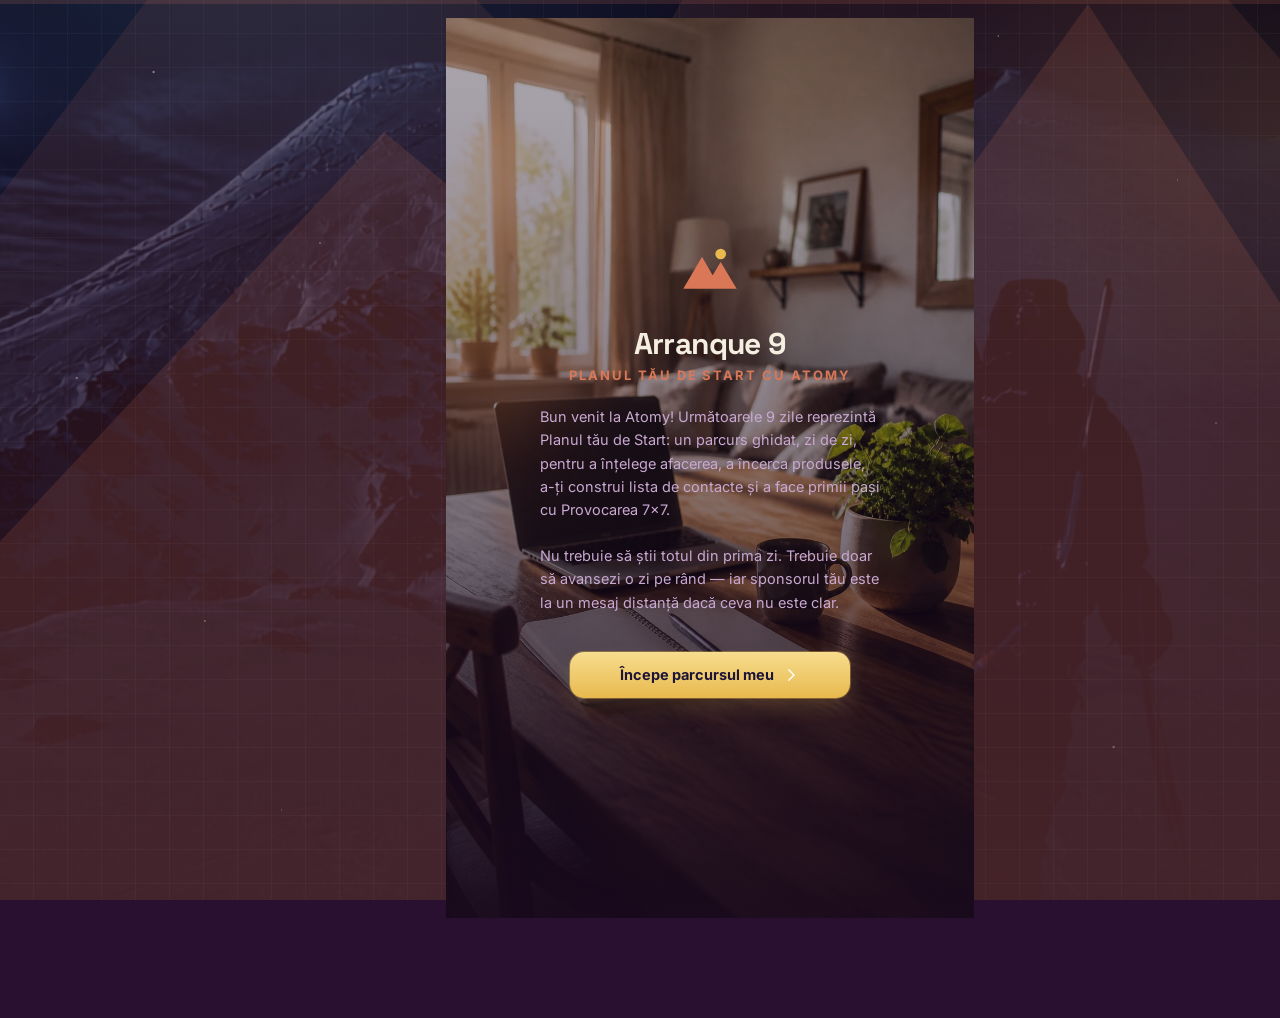
<file: index.html>
<!DOCTYPE html>
<html lang="es">
<head>
<meta charset="UTF-8">
<meta name="viewport" content="width=device-width, initial-scale=1, viewport-fit=cover">
<title>Cumbre 90</title>
<meta name="description" content="Cumbre 90 — tu recorrido guiado por los 8 Pasos al Éxito, el Plan de Arranque de 6 Días y el Plan de 90 Días hacia Sales Master.">
<meta name="theme-color" content="#0B2A4A">
<meta name="mobile-web-app-capable" content="yes">
<meta name="apple-mobile-web-app-capable" content="yes">
<meta name="apple-mobile-web-app-status-bar-style" content="black-translucent">
<meta name="apple-mobile-web-app-title" content="Cumbre 90">
<link rel="manifest" href="manifest.webmanifest">
<link rel="icon" href="icons/icon.svg" type="image/svg+xml">
<link rel="apple-touch-icon" href="icons/icon.svg">
<link rel="stylesheet" href="https://fonts.googleapis.com/css2?family=Space+Grotesk:wght@600;700&family=Inter:wght@400;500;600;700&display=swap">
<link rel="stylesheet" href="css/styles.css">
</head>
<body>
  <div id="app-root">
    <div id="app-bg" aria-hidden="true">
      <svg viewBox="0 0 400 900" width="100%" height="100%" preserveAspectRatio="xMidYMax slice">
        <defs>
          <linearGradient id="bgFade" x1="0" y1="0" x2="0" y2="1">
            <stop offset="0%" style="stop-color:var(--accent);stop-opacity:0.04"/>
            <stop offset="100%" style="stop-color:var(--accent);stop-opacity:0.16"/>
          </linearGradient>
        </defs>
        <circle cx="40" cy="60" r="1.4" style="fill:var(--text-soft);opacity:0.35"/>
        <circle cx="340" cy="90" r="1.2" style="fill:var(--text-soft);opacity:0.3"/>
        <circle cx="120" cy="40" r="1" style="fill:var(--text-soft);opacity:0.3"/>
        <circle cx="260" cy="120" r="1.6" style="fill:var(--text-soft);opacity:0.3"/>
        <circle cx="200" cy="30" r="1" style="fill:var(--text-soft);opacity:0.25"/>
        <path d="M-20 620 L60 480 L140 560 L210 420 L300 540 L380 460 L440 620 Z" fill="url(#bgFade)"/>
        <path d="M-30 720 L90 560 L190 660 L280 500 L420 660 L420 900 L-30 900 Z" style="fill:var(--accent);opacity:0.10"/>
        <path d="M-30 820 L120 660 L240 760 L340 620 L430 760 L430 900 L-30 900 Z" style="fill:var(--accent);opacity:0.14"/>
      </svg>
    </div>

    <div id="sidebar-slot"></div>

    <div class="app-shell" id="app-shell">
      <div id="header-slot"></div>
      <div id="view-container" class="view-container">
        <div class="loading-screen">Cargando…</div>
      </div>
      <div id="fab-slot"></div>
    </div>

    <div id="menu-slot"></div>
    <div id="modal-slot"></div>
    <div id="toast-slot"></div>
    <div id="confetti-slot"></div>
  </div>

  <script src="js/fonts.js"></script>
  <script src="js/icons.js"></script>
  <script src="js/data.js"></script>
  <script src="js/state.js"></script>
  <script src="js/mountain.js"></script>
  <script src="js/share.js"></script>
  <script src="js/mapaSuenos.js"></script>
  <script src="js/views.js"></script>
  <script src="js/app.js"></script>
</body>
</html>
</file>
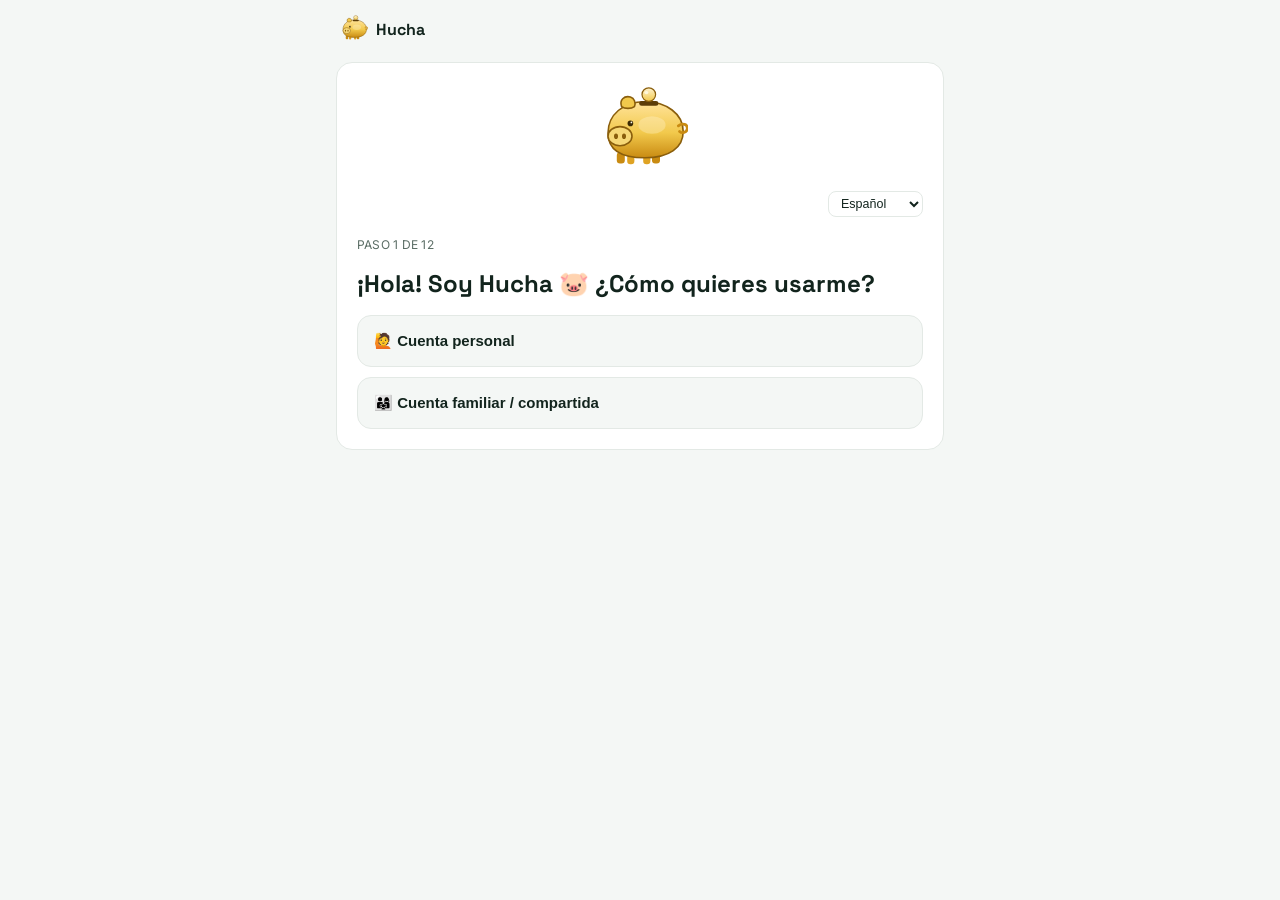
<file: control-gastos/index.html>
<!DOCTYPE html>
<html lang="es">
<head>
<meta charset="UTF-8">
<meta name="viewport" content="width=device-width, initial-scale=1, viewport-fit=cover">
<title>Hucha</title>
<meta name="description" content="Hucha: controla tus ingresos y gastos, ponte una meta diaria y recibe un reconocimiento compartible cada día que la cumplas.">
<meta name="theme-color" content="#0E3B2E">
<meta name="mobile-web-app-capable" content="yes">
<meta name="apple-mobile-web-app-capable" content="yes">
<meta name="apple-mobile-web-app-status-bar-style" content="black-translucent">
<meta name="apple-mobile-web-app-title" content="Hucha">
<link rel="manifest" href="manifest.webmanifest">
<link rel="icon" href="icons/icon.svg" type="image/svg+xml">
<link rel="apple-touch-icon" href="icons/icon.svg">
<link rel="preconnect" href="https://fonts.googleapis.com">
<link rel="preconnect" href="https://fonts.gstatic.com" crossorigin>
<link rel="stylesheet" href="https://fonts.googleapis.com/css2?family=Space+Grotesk:wght@600;700&family=Inter:wght@400;500;600;700&family=Caveat:wght@600;700&display=swap">
<link rel="stylesheet" href="css/styles.css">
</head>
<body>
  <div id="app-root">
    <header class="topbar">
      <div class="brand">
        <img class="brand-mark" src="icons/mascot-piggy.svg" alt="" aria-hidden="true">
        <span class="brand-name">Hucha</span>
      </div>
      <div id="status-pill" class="status-pill" hidden></div>
    </header>

    <main id="view" class="view" aria-live="polite"></main>

    <button id="fab-add" class="fab" type="button" aria-label="Añadir gasto" hidden>+</button>

    <nav class="tabbar" id="tabbar">
      <button class="tab-btn" data-tab="hoy" aria-current="page">
        <span class="tab-icon" aria-hidden="true">📅</span><span data-i18n="tabHoy">Hoy</span>
      </button>
      <button class="tab-btn" data-tab="movimientos">
        <span class="tab-icon" aria-hidden="true">📊</span><span data-i18n="tabMovimientos">Movimientos</span>
      </button>
      <button class="tab-btn" data-tab="cuentas">
        <span class="tab-icon" aria-hidden="true">🏦</span><span data-i18n="tabCuentas">Cuentas</span>
      </button>
      <button class="tab-btn" data-tab="metas">
        <span class="tab-icon" aria-hidden="true">🎯</span><span data-i18n="tabMetas">Metas</span>
      </button>
      <button class="tab-btn" data-tab="consejos">
        <span class="tab-icon" aria-hidden="true">💡</span><span data-i18n="tabConsejos">Consejos</span>
      </button>
      <button class="tab-btn" data-tab="resumen">
        <span class="tab-icon" aria-hidden="true">📈</span><span data-i18n="tabResumen">Resumen</span>
      </button>
    </nav>

    <div id="modal-slot"></div>
    <div id="toast-slot"></div>
    <div id="confetti-slot"></div>
  </div>

  <script src="js/data.js"></script>
  <script src="js/i18n.js"></script>
  <script src="js/state.js"></script>
  <script src="js/audio.js"></script>
  <script src="js/share.js"></script>
  <script src="js/ui.js"></script>
  <script src="js/app.js"></script>
</body>
</html>
</file>
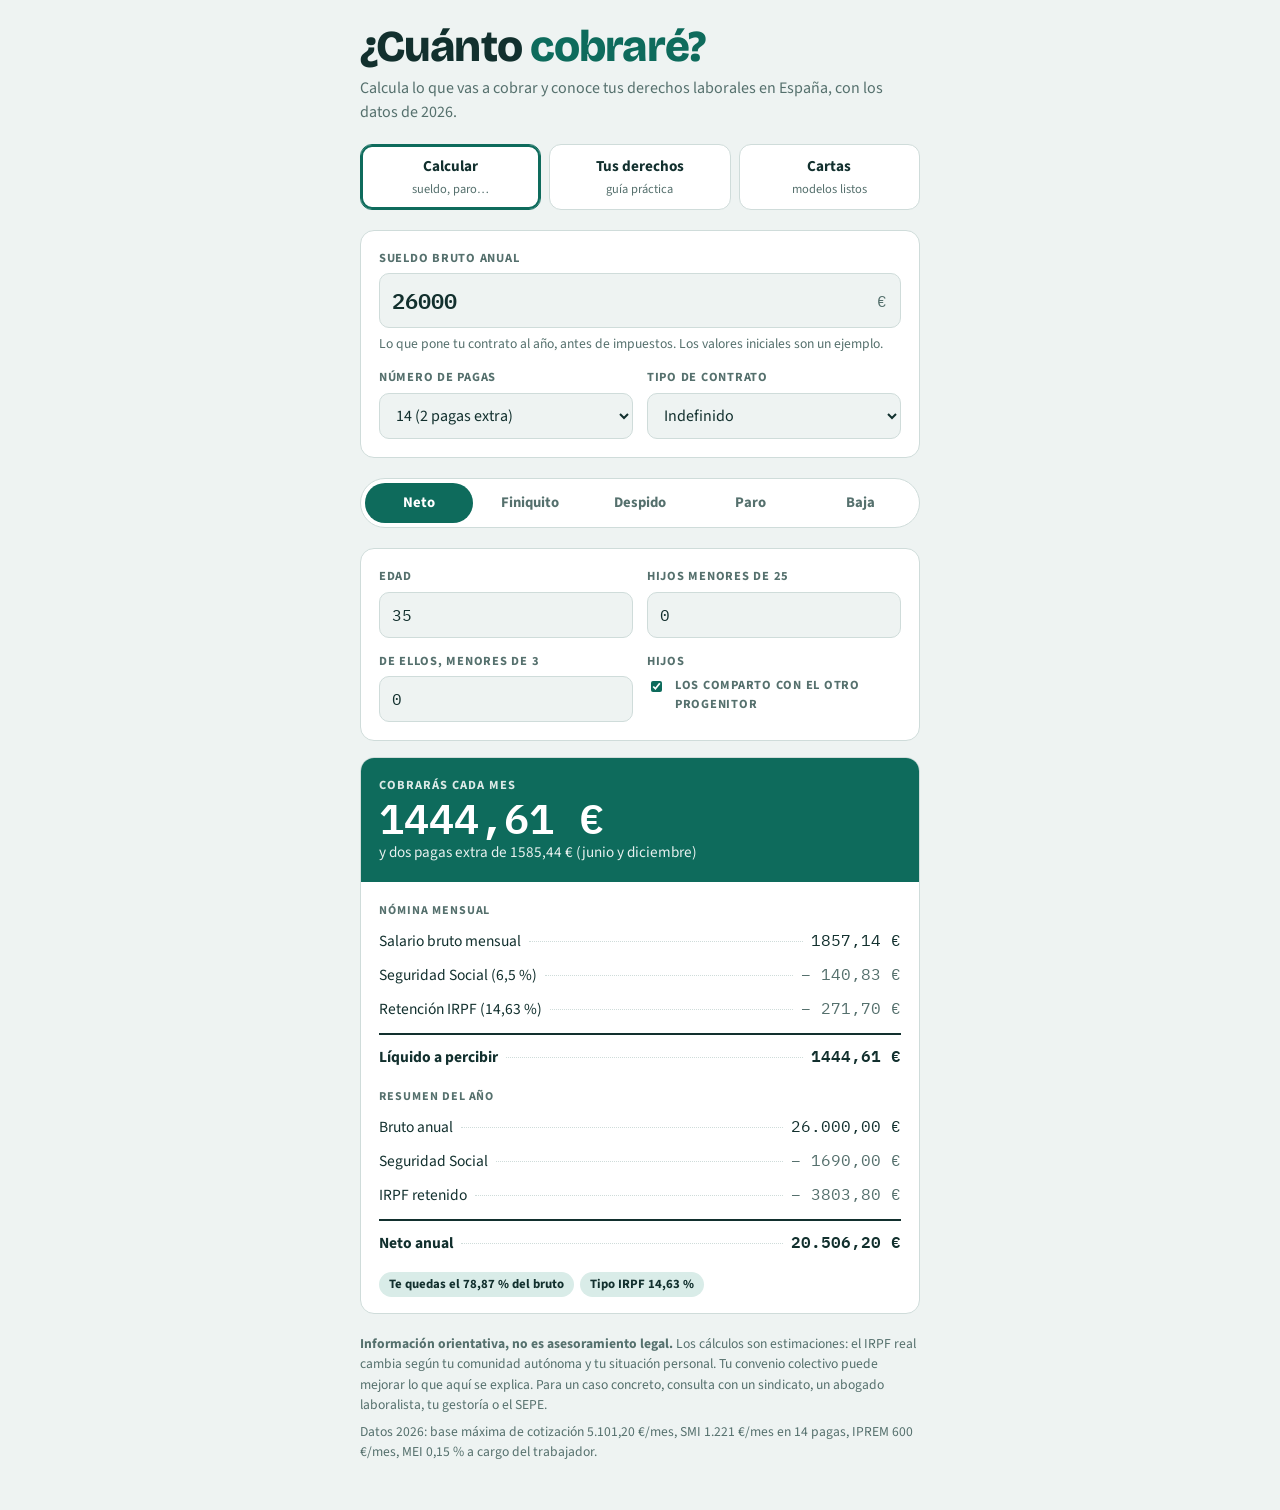
<file: cuanto-cobrare/index.html>
<!DOCTYPE html>
<html lang="es">
<head>
<meta charset="UTF-8">
<meta name="viewport" content="width=device-width, initial-scale=1, viewport-fit=cover">
<title>¿Cuánto cobraré?</title>
<meta name="description" content="Calcula tu sueldo neto, finiquito, despido, paro y baja, conoce tus derechos laborales y prepara cartas para tu empresa (España, 2026).">
<link rel="preconnect" href="https://fonts.googleapis.com">
<link rel="preconnect" href="https://fonts.gstatic.com" crossorigin>
<link rel="stylesheet" href="https://fonts.googleapis.com/css2?family=Bricolage+Grotesque:opsz,wght@12..96,600;12..96,800&family=Source+Sans+3:wght@400;600;700&family=IBM+Plex+Mono:wght@500;600&display=swap">
<style>
/* Layout: una columna estrecha. Arriba el sueldo común, debajo pestañas;
   cada pestaña = formulario + "recibo" con el formato de una nómina española. */
:root {
  --bg: #EEF3F2;
  --surface: #FFFFFF;
  --ink: #12302E;
  --ink-soft: #55706D;
  --line: #CFDCDA;
  --accent: #0E6B5C;
  --accent-ink: #FFFFFF;
  --accent-soft: #D9ECE8;
  --highlight: #F2B33D;
  --warn: #9A5B00;
  --warn-soft: #FBEFD9;
  --font-display: "Bricolage Grotesque", "Segoe UI", system-ui, sans-serif;
  --font-body: "Source Sans 3", "Segoe UI", system-ui, sans-serif;
  --font-num: "IBM Plex Mono", ui-monospace, "SFMono-Regular", Menlo, monospace;
  --radius: 14px;
  color-scheme: light;
}
@media (prefers-color-scheme: dark) {
  :root:not([data-theme="light"]) {
    --bg: #0C1817; --surface: #132422; --ink: #E4EFED; --ink-soft: #93AEAA;
    --line: #26403D; --accent: #3FBFA6; --accent-ink: #062320; --accent-soft: #173A35;
    --highlight: #F2B33D; --warn: #F2B33D; --warn-soft: #2E2615;
    color-scheme: dark;
  }
}
:root[data-theme="dark"] {
  --bg: #0C1817; --surface: #132422; --ink: #E4EFED; --ink-soft: #93AEAA;
  --line: #26403D; --accent: #3FBFA6; --accent-ink: #062320; --accent-soft: #173A35;
  --highlight: #F2B33D; --warn: #F2B33D; --warn-soft: #2E2615;
  color-scheme: dark;
}

* { box-sizing: border-box; }
[hidden] { display: none !important; }
html, body { margin: 0; }
body {
  background: var(--bg);
  color: var(--ink);
  font-family: var(--font-body);
  font-size: 16px;
  line-height: 1.5;
  padding: 0 16px;
  padding-block: 24px 48px;
}
.wrap { max-width: 560px; margin: 0 auto; display: flex; flex-direction: column; gap: 20px; }

header h1 {
  font-family: var(--font-display);
  font-weight: 800;
  font-size: clamp(2rem, 8vw, 2.75rem);
  line-height: 1.05;
  letter-spacing: -0.02em;
  margin: 0 0 6px;
  text-wrap: balance;
}
header h1 span { color: var(--accent); }
header p { margin: 0; color: var(--ink-soft); }

.card {
  background: var(--surface);
  border: 1px solid var(--line);
  border-radius: var(--radius);
  padding: 18px;
}
.base { display: grid; grid-template-columns: 1fr 1fr; gap: 14px; }
.base .field:first-child { grid-column: 1 / -1; }

.field { display: flex; flex-direction: column; gap: 6px; min-width: 0; }
.field label, .field .lbl {
  font-size: 0.78rem;
  font-weight: 700;
  text-transform: uppercase;
  letter-spacing: 0.06em;
  color: var(--ink-soft);
}
.field small { color: var(--ink-soft); font-size: 0.85rem; }
input, select, textarea {
  font: inherit;
  color: var(--ink);
  background: var(--bg);
  border: 1px solid var(--line);
  border-radius: 10px;
  padding: 10px 12px;
  width: 100%;
  min-width: 0;
}
input[type="number"] { font-family: var(--font-num); }
.money { position: relative; }
.money input { padding-right: 34px; font-size: 1.35rem; font-weight: 600; }
.money::after { content: "€"; position: absolute; right: 14px; top: 50%; transform: translateY(-50%); color: var(--ink-soft); font-family: var(--font-num); }
input:focus-visible, select:focus-visible, textarea:focus-visible, button:focus-visible, summary:focus-visible, a:focus-visible {
  outline: 3px solid var(--highlight);
  outline-offset: 1px;
}
.check { display: flex; gap: 10px; align-items: flex-start; font-size: 0.95rem; }
.check input { width: auto; margin-top: 4px; accent-color: var(--accent); }

.tabs {
  display: grid;
  grid-template-columns: repeat(5, 1fr);
  gap: 2px;
  background: var(--surface);
  border: 1px solid var(--line);
  border-radius: 999px;
  padding: 4px;
}
.tabs button {
  font: inherit;
  font-weight: 700;
  font-size: 0.92rem;
  border: 0;
  border-radius: 999px;
  padding: 9px 4px;
  background: transparent;
  color: var(--ink-soft);
  cursor: pointer;
}
.tabs button[aria-selected="true"] { background: var(--accent); color: var(--accent-ink); }

.panel { display: flex; flex-direction: column; gap: 16px; }
.grid2 { display: grid; grid-template-columns: 1fr 1fr; gap: 14px; }
.grid2 .full { grid-column: 1 / -1; }

/* Recibo con formato de nómina */
.recibo {
  background: var(--surface);
  border: 1px solid var(--line);
  border-radius: var(--radius);
  overflow: hidden;
}
.recibo .hero {
  background: var(--accent);
  color: var(--accent-ink);
  padding: 18px;
}
.recibo .hero .lbl {
  font-size: 0.78rem; font-weight: 700; text-transform: uppercase; letter-spacing: 0.08em; opacity: 0.85;
}
.recibo .hero .big {
  font-family: var(--font-num);
  font-weight: 600;
  font-size: clamp(2rem, 9vw, 2.6rem);
  line-height: 1.1;
  font-variant-numeric: tabular-nums;
}
.recibo .hero .sub { font-size: 0.95rem; opacity: 0.9; }
.recibo .body { padding: 6px 18px 16px; }
.recibo h3 {
  font-size: 0.75rem; font-weight: 700; text-transform: uppercase; letter-spacing: 0.08em;
  color: var(--ink-soft); margin: 14px 0 4px;
}
.row {
  display: flex; align-items: baseline; gap: 8px;
  padding: 5px 0;
  font-size: 0.97rem;
}
.row .k { min-width: 0; }
.row .dots { flex: 1; border-bottom: 1px dotted var(--line); transform: translateY(-4px); min-width: 12px; }
.row .v { font-family: var(--font-num); font-variant-numeric: tabular-nums; white-space: nowrap; }
.row.neg .v { color: var(--ink-soft); }
.row.total { border-top: 2px solid var(--ink); margin-top: 6px; padding-top: 9px; font-weight: 700; }
.row.total .v { font-weight: 600; }

.note {
  background: var(--warn-soft);
  color: var(--ink);
  border-radius: 10px;
  padding: 10px 12px;
  font-size: 0.9rem;
  border-left: 4px solid var(--warn);
}
.chips { display: flex; flex-wrap: wrap; gap: 6px; }
.chip {
  font-size: 0.8rem; font-weight: 700;
  background: var(--accent-soft); color: var(--ink);
  border-radius: 999px; padding: 3px 10px;
}
/* Secciones principales */
.volver { color: var(--accent); font-weight: 700; text-decoration: none; font-size: 0.95rem; display: inline-block; margin-bottom: 8px; }
.secciones { display: grid; grid-template-columns: repeat(3, 1fr); gap: 8px; }
.secciones button {
  font: inherit; font-weight: 700; font-size: 0.95rem;
  display: flex; flex-direction: column; align-items: center; gap: 2px;
  padding: 10px 6px; border-radius: 12px; cursor: pointer;
  background: var(--surface); color: var(--ink); border: 1px solid var(--line);
}
.secciones button small { font-weight: 400; color: var(--ink-soft); font-size: 0.78rem; }
.secciones button[aria-pressed="true"] { border-color: var(--accent); box-shadow: inset 0 0 0 2px var(--accent); }
.seccion { display: flex; flex-direction: column; gap: 20px; }

/* Guía de derechos */
.buscar { position: relative; }
.buscar input { padding-left: 38px; }
.buscar svg { position: absolute; left: 12px; top: 50%; transform: translateY(-50%); color: var(--ink-soft); }
.grupo-titulo { font-family: var(--font-display); font-weight: 600; font-size: 1.15rem; margin: 10px 0 0; }
.guia { display: flex; flex-direction: column; gap: 10px; }
.guia details { background: var(--surface); border: 1px solid var(--line); border-radius: var(--radius); }
.guia summary {
  cursor: pointer; list-style: none; padding: 14px 44px 14px 16px; position: relative;
  font-weight: 700; font-size: 1.02rem; line-height: 1.35; text-wrap: balance;
}
.guia summary::-webkit-details-marker { display: none; }
.guia summary::after {
  content: "+"; position: absolute; right: 16px; top: 50%; transform: translateY(-50%);
  font-family: var(--font-num); font-size: 1.3rem; color: var(--accent);
}
.guia details[open] summary::after { content: "−"; }
.guia details[open] summary { border-bottom: 1px solid var(--line); }
.guia .contenido { padding: 4px 16px 16px; }
.guia .contenido p, .guia .contenido li { max-width: 65ch; }
.guia .contenido h4 { margin: 16px 0 4px; font-size: 0.95rem; }
.guia ul, .guia ol { padding-left: 1.2em; margin: 8px 0; }
.guia li { margin: 4px 0; }
.tabla-wrap { overflow-x: auto; margin: 10px 0; }
.tabla { border-collapse: collapse; width: 100%; font-size: 0.93rem; }
.tabla th, .tabla td { text-align: left; vertical-align: top; padding: 8px 10px; border-bottom: 1px solid var(--line); }
.tabla th { font-size: 0.75rem; text-transform: uppercase; letter-spacing: 0.06em; color: var(--ink-soft); }
.tabla td:last-child { font-weight: 600; }
.sin-resultados { color: var(--ink-soft); text-align: center; padding: 16px; }

/* Cartas */
.carta-out { line-height: 1.55; min-height: 380px; resize: vertical; background: var(--surface); }
.btn {
  font: inherit; font-weight: 700; cursor: pointer; border: 0;
  background: var(--accent); color: var(--accent-ink);
  border-radius: 10px; padding: 12px 16px;
}
.acciones { display: flex; gap: 10px; align-items: center; flex-wrap: wrap; }
.acciones .ok { color: var(--accent); font-weight: 700; }

footer { color: var(--ink-soft); font-size: 0.85rem; display: flex; flex-direction: column; gap: 6px; }
footer p { margin: 0; }
@media (max-width: 420px) {
  .grid2, .base { grid-template-columns: 1fr; }
  .tabs button { font-size: 0.82rem; }
}
@media (prefers-reduced-motion: no-preference) {
  .tabs button { transition: background 0.15s, color 0.15s; }
}
</style>
</head>
<body>
<div class="wrap">
  <header>
    <a class="volver" id="volver" href="../index.html" hidden>← Volver a Cumbre 90</a>
    <h1>¿Cuánto <span>cobraré?</span></h1>
    <p>Calcula lo que vas a cobrar y conoce tus derechos laborales en España, con los datos de 2026.</p>
  </header>

  <nav class="secciones" aria-label="Secciones">
    <button type="button" id="ver-calcular" data-seccion="s-calcular" aria-pressed="true">Calcular<small>sueldo, paro…</small></button>
    <button type="button" id="ver-derechos" data-seccion="s-derechos" aria-pressed="false">Tus derechos<small>guía práctica</small></button>
    <button type="button" id="ver-cartas" data-seccion="s-cartas" aria-pressed="false">Cartas<small>modelos listos</small></button>
  </nav>

  <div class="seccion" id="s-calcular">
  <section class="card base" aria-label="Tu sueldo">
    <div class="field">
      <label for="bruto">Sueldo bruto anual</label>
      <div class="money"><input id="bruto" type="number" inputmode="decimal" min="0" step="100" value="26000"></div>
      <small>Lo que pone tu contrato al año, antes de impuestos. Los valores iniciales son un ejemplo.</small>
    </div>
    <div class="field">
      <label for="pagas">Número de pagas</label>
      <select id="pagas">
        <option value="14" selected>14 (2 pagas extra)</option>
        <option value="12">12 (extras prorrateadas)</option>
      </select>
    </div>
    <div class="field">
      <label for="contrato">Tipo de contrato</label>
      <select id="contrato">
        <option value="indefinido" selected>Indefinido</option>
        <option value="temporal">Temporal</option>
      </select>
    </div>
  </section>

  <nav class="tabs" role="tablist" aria-label="Qué quieres calcular">
    <button role="tab" id="tab-neto" aria-controls="p-neto" aria-selected="true">Neto</button>
    <button role="tab" id="tab-finiquito" aria-controls="p-finiquito" aria-selected="false">Finiquito</button>
    <button role="tab" id="tab-despido" aria-controls="p-despido" aria-selected="false">Despido</button>
    <button role="tab" id="tab-paro" aria-controls="p-paro" aria-selected="false">Paro</button>
    <button role="tab" id="tab-baja" aria-controls="p-baja" aria-selected="false">Baja</button>
  </nav>

  <!-- SUELDO NETO -->
  <section class="panel" id="p-neto" role="tabpanel" aria-labelledby="tab-neto">
    <div class="card grid2">
      <div class="field">
        <label for="edad">Edad</label>
        <input id="edad" type="number" inputmode="numeric" min="16" max="99" value="35">
      </div>
      <div class="field">
        <label for="hijos">Hijos menores de 25</label>
        <input id="hijos" type="number" inputmode="numeric" min="0" max="10" value="0">
      </div>
      <div class="field">
        <label for="hijos3">De ellos, menores de 3</label>
        <input id="hijos3" type="number" inputmode="numeric" min="0" max="10" value="0">
      </div>
      <div class="field">
        <span class="lbl">Hijos</span>
        <label class="check" for="compartidos"><input id="compartidos" type="checkbox" checked> Los comparto con el otro progenitor</label>
      </div>
    </div>
    <div class="recibo" id="r-neto" aria-live="polite"></div>
  </section>

  <!-- FINIQUITO -->
  <section class="panel" id="p-finiquito" role="tabpanel" aria-labelledby="tab-finiquito" hidden>
    <div class="card grid2">
      <div class="field">
        <label for="f-inicio">Empecé a trabajar el</label>
        <input id="f-inicio" type="date" value="2021-03-01">
      </div>
      <div class="field">
        <label for="f-baja">Último día de trabajo</label>
        <input id="f-baja" type="date" value="2026-10-15">
      </div>
      <div class="field">
        <label for="f-vacaciones">Días de vacaciones al año</label>
        <input id="f-vacaciones" type="number" inputmode="numeric" min="0" max="60" value="30">
        <small>Por ley, 30 días naturales.</small>
      </div>
      <div class="field">
        <label for="f-disfrutadas">Días ya disfrutados este año</label>
        <input id="f-disfrutadas" type="number" inputmode="numeric" min="0" max="60" value="15">
      </div>
      <div class="field full">
        <label class="check" for="f-mespagado"><input id="f-mespagado" type="checkbox"> Ya me han pagado la nómina de este mes</label>
      </div>
    </div>
    <div class="recibo" id="r-finiquito" aria-live="polite"></div>
  </section>

  <!-- DESPIDO -->
  <section class="panel" id="p-despido" role="tabpanel" aria-labelledby="tab-despido" hidden>
    <div class="card grid2">
      <div class="field full">
        <label for="d-tipo">Tipo de despido o salida</label>
        <select id="d-tipo">
          <option value="improcedente" selected>Despido improcedente (33 días por año)</option>
          <option value="objetivo">Despido objetivo o ERE (20 días por año)</option>
          <option value="temporal">Fin de contrato temporal (12 días por año)</option>
          <option value="disciplinario">Despido disciplinario procedente (sin indemnización)</option>
          <option value="voluntaria">Baja voluntaria (sin indemnización)</option>
        </select>
      </div>
      <div class="field">
        <label for="d-inicio">Empecé a trabajar el</label>
        <input id="d-inicio" type="date" value="2021-03-01">
      </div>
      <div class="field">
        <label for="d-fin">Fecha del despido</label>
        <input id="d-fin" type="date" value="2026-10-15">
      </div>
    </div>
    <div class="recibo" id="r-despido" aria-live="polite"></div>
  </section>

  <!-- PARO -->
  <section class="panel" id="p-paro" role="tabpanel" aria-labelledby="tab-paro" hidden>
    <div class="card grid2">
      <div class="field">
        <label for="p-meses">Meses cotizados (últimos 6 años)</label>
        <input id="p-meses" type="number" inputmode="numeric" min="0" max="72" value="48">
        <small>Sin contar los que ya usaste para otro paro.</small>
      </div>
      <div class="field">
        <label for="p-hijos">Hijos menores de 26 a cargo</label>
        <input id="p-hijos" type="number" inputmode="numeric" min="0" max="10" value="0">
      </div>
    </div>
    <div class="recibo" id="r-paro" aria-live="polite"></div>
  </section>

  <!-- BAJA (INCAPACIDAD TEMPORAL) -->
  <section class="panel" id="p-baja" role="tabpanel" aria-labelledby="tab-baja" hidden>
    <div class="card grid2">
      <div class="field full">
        <label for="b-tipo">Motivo de la baja</label>
        <select id="b-tipo">
          <option value="comun" selected>Enfermedad común o accidente no laboral</option>
          <option value="laboral">Accidente de trabajo o enfermedad profesional</option>
        </select>
      </div>
      <div class="field">
        <label for="b-dias">Días de baja</label>
        <input id="b-dias" type="number" inputmode="numeric" min="1" max="545" value="30">
        <small>Cuenta desde el primer día de baja.</small>
      </div>
      <div class="field">
        <span class="lbl">Convenio</span>
        <label class="check" for="b-complemento"><input id="b-complemento" type="checkbox"> Mi convenio me complementa hasta el 100 %</label>
      </div>
    </div>
    <div class="recibo" id="r-baja" aria-live="polite"></div>
  </section>

  </div>

  <div class="seccion" id="s-derechos" hidden>
    <div class="buscar">
      <svg width="18" height="18" viewBox="0 0 24 24" fill="none" stroke="currentColor" stroke-width="2" stroke-linecap="round" aria-hidden="true"><circle cx="10.5" cy="10.5" r="6.5"/><line x1="15.3" y1="15.3" x2="20.5" y2="20.5"/></svg>
      <label for="g-buscar" class="sr-only" style="position:absolute;left:-9999px">Buscar en la guía</label>
      <input id="g-buscar" type="search" placeholder="Buscar: médico, despido, vacaciones…" autocomplete="off">
    </div>

    <div class="guia" id="guia">

      <h2 class="grupo-titulo">Accidentes y bajas</h2>

      <details id="g-laboral-o-comun">
        <summary>¿Accidente de trabajo o enfermedad común? Cómo saber cuál es el tuyo</summary>
        <div class="contenido">
          <p>La diferencia es importante porque cambia lo que cobras, quién te atiende y las indemnizaciones a las que puedes tener derecho.</p>
          <h4>Es accidente de trabajo</h4>
          <p>Cualquier lesión que sufres <strong>con ocasión o a consecuencia de tu trabajo</strong> (art. 156 de la Ley General de la Seguridad Social). Incluye:</p>
          <ul>
            <li><strong>En tu puesto y en tu horario.</strong> La ley presume que es laboral cualquier lesión ocurrida en tiempo y lugar de trabajo, incluso un infarto o un ictus. Si la mutua dice lo contrario, es ella quien tiene que demostrarlo.</li>
            <li><strong>Al ir o volver del trabajo</strong> (accidente <em>in itinere</em>): por el trayecto habitual, en un tiempo razonable y sin desvíos por asuntos personales.</li>
            <li><strong>En desplazamientos por trabajo</strong> (accidente en misión): visitas a clientes, viajes, recados de la empresa.</li>
            <li>Haciendo <strong>tareas que te encarga la empresa</strong> aunque no sean las tuyas, o ayudando en un accidente relacionado con el trabajo.</li>
            <li>Mientras ejerces un <strong>cargo sindical</strong> o de representación.</li>
            <li>Enfermedades que no están en la lista oficial pero que se demuestra que <strong>las causa solo el trabajo</strong>, por ejemplo algunos casos de ansiedad por acoso laboral, y el empeoramiento de una enfermedad que ya tenías a causa del accidente.</li>
          </ul>
          <h4>No es accidente de trabajo</h4>
          <ul>
            <li>Si lo causa una <strong>fuerza mayor ajena al trabajo</strong>, como un terremoto. Una insolación trabajando al aire libre sí es laboral.</li>
            <li>Si lo provocas a propósito o por <strong>imprudencia temeraria</strong>, por ejemplo conducir ebrio. Un despiste o exceso de confianza normal del día a día (imprudencia profesional) <strong>no</strong> quita el carácter laboral.</li>
          </ul>
          <p><strong>Enfermedad profesional</strong> es la que aparece en la lista oficial (Real Decreto 1299/2006) para tu actividad, por ejemplo una tendinitis en ciertos oficios o la sordera por ruido. Se trata igual que un accidente de trabajo.</p>
          <h4>Qué cambia</h4>
          <div class="tabla-wrap"><table class="tabla">
            <thead><tr><th></th><th>Accidente de trabajo</th><th>Enfermedad común</th></tr></thead>
            <tbody>
              <tr><td>Primeros días</td><td>Cobras desde el día siguiente</td><td>Días 1 a 3 sin cobrar</td></tr>
              <tr><td>Cuánto</td><td>75 % de la base</td><td>60 % hasta el día 20, luego 75 %</td></tr>
              <tr><td>Cotización mínima</td><td>No se exige</td><td>180 días en los últimos 5 años</td></tr>
              <tr><td>Quién te atiende</td><td>La mutua de la empresa</td><td>Tu centro de salud</td></tr>
              <tr><td>Indemnizaciones</td><td>Por secuelas, recargo si faltó seguridad y seguro del convenio</td><td>Normalmente no</td></tr>
            </tbody>
          </table></div>
          <p>Calcula lo que cobrarías en la pestaña <strong>Baja</strong> de la sección Calcular.</p>
        </div>
      </details>

      <details id="g-que-hacer-accidente">
        <summary>Qué hacer si tienes un accidente de trabajo</summary>
        <div class="contenido">
          <ol>
            <li><strong>Si es grave, llama al 112.</strong> Si no, avisa enseguida a tu responsable.</li>
            <li><strong>Pide que te envíen a la mutua</strong> de la empresa, no al centro de salud. La empresa debe darte el volante de asistencia. En una urgencia ve al hospital más cercano y di que es un accidente de trabajo.</li>
            <li><strong>Explica bien cómo pasó</strong> y que fue trabajando o de camino al trabajo. Lee lo que escriben en el informe y pide que corrijan errores.</li>
            <li><strong>Reúne pruebas:</strong> fotos del lugar y de la lesión, nombres y teléfonos de testigos, mensajes al encargado, tu registro de jornada.</li>
            <li><strong>Pide copia del parte de accidente.</strong> Si hay baja, la empresa debe comunicarlo en 5 días hábiles por el sistema Delt@. Tienes derecho a una copia.</li>
            <li><strong>Avisa a tus representantes</strong> o a tu sindicato. También deben investigar el accidente para que no se repita.</li>
            <li><strong>Si la mutua no te da la baja o dice que no es laboral,</strong> ve a tu médico de cabecera. Te dará la baja por enfermedad común y después podrás reclamar (mira el siguiente apartado).</li>
          </ol>
          <p class="note">Guarda todos los informes médicos desde el primer día. Son la base de cualquier reclamación o indemnización.</p>
        </div>
      </details>

      <details id="g-reclamar-contingencia">
        <summary>Si no te reconocen el accidente como laboral: cómo reclamar</summary>
        <div class="contenido">
          <p>Es frecuente que la mutua diga que una lesión es "común" para no pagarla. Puedes reclamarlo gratis.</p>
          <ol>
            <li><strong>Reclama a la mutua.</strong> Pide por escrito el motivo y pon una queja en la Oficina Virtual de Reclamaciones de las mutuas (en la web de la Seguridad Social).</li>
            <li><strong>Pide al INSS la "determinación de contingencia".</strong> Hay un formulario en la sede electrónica de la Seguridad Social y también puedes pedirlo en un centro de atención (CAISS). Adjunta informes médicos, el parte de accidente y las pruebas. El INSS decidirá si es laboral o común.</li>
            <li><strong>Si el INSS dice que es común,</strong> presenta una <strong>reclamación previa</strong> en un plazo de <strong>30 días hábiles</strong> desde que te lo notifiquen.</li>
            <li><strong>Si la rechazan,</strong> puedes presentar una demanda en el <strong>Juzgado de lo Social</strong> en otros 30 días hábiles. Para el trabajador es gratis.</li>
          </ol>
          <p>Si al final se reconoce como laboral, te pagarán la diferencia de lo que dejaste de cobrar. Un sindicato o un abogado laboralista te pueden ayudar con los escritos.</p>
        </div>
      </details>

      <details id="g-trafico">
        <summary>Accidente de tráfico trabajando o yendo al trabajo</summary>
        <div class="contenido">
          <h4>Es accidente de trabajo</h4>
          <p>Si ocurre al ir o volver del trabajo, o conduciendo por trabajo, se considera accidente de trabajo. Te atiende la mutua y cobras el 75 % desde el día siguiente, aunque la culpa haya sido tuya, salvo imprudencia temeraria como conducir bajo los efectos del alcohol.</p>
          <h4>Además puedes cobrar del seguro del coche</h4>
          <p>Si la culpa fue de otro conductor, su seguro te debe indemnizar según el <strong>baremo de tráfico</strong> (Ley 35/2015): por los días de baja, las secuelas, los gastos médicos y el dinero que dejas de ganar. <strong>Es compatible</strong> con la baja laboral: cobras las dos cosas.</p>
          <ul>
            <li>Haz el parte amistoso o pide un atestado a la policía.</li>
            <li>Ve a urgencias cuanto antes (idealmente en las primeras 72 horas). Las aseguradoras ponen pegas si tardas.</li>
            <li>Comunícalo a tu seguro en 7 días y reclama al del culpable. Para reclamar por vía judicial tienes 1 año desde que te dan el alta con secuelas.</li>
          </ul>
          <h4>Otras indemnizaciones posibles</h4>
          <ul>
            <li><strong>Seguro colectivo del convenio:</strong> muchos convenios obligan a la empresa a tener un seguro que paga una cantidad si hay muerte o incapacidad permanente. Revisa el tuyo.</li>
            <li><strong>Recargo de prestaciones (30 % a 50 %):</strong> si la empresa no cumplió las medidas de seguridad, por ejemplo con un vehículo de empresa en mal estado, paga un extra sobre tus prestaciones.</li>
            <li><strong>Lesiones permanentes no incapacitantes:</strong> si te quedan secuelas que no te impiden trabajar, la mutua te paga una cantidad fija según un baremo.</li>
          </ul>
          <h4>Si la baja es larga</h4>
          <ul>
            <li>La baja dura hasta 365 días y se puede prorrogar 180 más (545 en total). Después, el INSS te da el alta o valora una <strong>incapacidad permanente</strong>, que da derecho a pensión o indemnización.</li>
            <li><strong>No pierdes las vacaciones:</strong> puedes disfrutarlas al volver (mira el apartado de vacaciones y bajas).</li>
            <li><strong>No te pueden despedir por estar de baja.</strong> Si lo hacen, el despido puede ser nulo por discriminación por enfermedad (Ley 15/2022).</li>
          </ul>
        </div>
      </details>

      <details id="g-vacaciones-baja">
        <summary>Vacaciones y bajas: qué pasa con tus días</summary>
        <div class="contenido">
          <ul>
            <li><strong>Mientras estás de baja sigues generando vacaciones.</strong></li>
            <li><strong>Si la baja coincide con tus vacaciones,</strong> tienes derecho a disfrutarlas después, aunque haya terminado el año. Por enfermedad o accidente tienes hasta <strong>18 meses</strong> desde el final del año en que las generaste. Por embarazo, parto o lactancia no hay ese límite.</li>
            <li><strong>Si te pones de baja durante las vacaciones,</strong> avisa a la empresa y entrega el parte: los días de baja no cuentan como vacaciones y los recuperas.</li>
            <li><strong>Si terminas el contrato sin haberlas disfrutado,</strong> te las tienen que pagar en el finiquito.</li>
            <li>Las vacaciones son de <strong>30 días naturales</strong> al año como mínimo. Debes conocer tus fechas con al menos <strong>2 meses</strong> de antelación y no se pueden cambiar por dinero mientras sigues trabajando.</li>
          </ul>
        </div>
      </details>

      <h2 class="grupo-titulo">Despido</h2>

      <details id="g-despido">
        <summary>Cómo reclamar un despido improcedente</summary>
        <div class="contenido">
          <p class="note"><strong>Tienes 20 días hábiles</strong> desde el día siguiente al despido. No cuentan sábados, domingos ni festivos. Si se pasa el plazo, pierdes el derecho a reclamar.</p>
          <ol>
            <li><strong>Firma la carta de despido y el finiquito como "No conforme"</strong> con la fecha. Firmar solo significa que lo has recibido, no que estés de acuerdo.</li>
            <li><strong>Pide el paro</strong> en los 15 días hábiles siguientes. Pedirlo no te impide reclamar.</li>
            <li><strong>Presenta la papeleta de conciliación</strong> en el servicio de mediación de tu comunidad autónoma (SMAC, CMAC o similar; muchas permiten hacerlo por internet). Esto detiene el plazo de 20 días.</li>
            <li><strong>Acude al acto de conciliación.</strong> Es una reunión con la empresa ante un mediador. Si llegáis a un acuerdo, por ejemplo una indemnización, se firma y es obligatorio cumplirlo.</li>
            <li><strong>Si no hay acuerdo, presenta la demanda</strong> en el Juzgado de lo Social con el plazo que te quede.</li>
            <li><strong>Juicio.</strong> El juez puede declarar el despido:
              <ul>
                <li><strong>Procedente:</strong> la empresa tenía razón.</li>
                <li><strong>Improcedente:</strong> la empresa elige en 5 días entre readmitirte o pagarte la indemnización (33 días por año).</li>
                <li><strong>Nulo:</strong> te tienen que readmitir y pagarte los salarios desde el despido.</li>
              </ul>
            </li>
          </ol>
          <h4>Cuándo puede ser nulo</h4>
          <p>Si te despiden por estar embarazada o de permiso por nacimiento, por tener reducción de jornada por cuidado de hijos, por discriminación (origen, sexo, orientación, enfermedad…), por estar de baja médica o como represalia por haber reclamado tus derechos.</p>
          <h4>Cuánto cuesta</h4>
          <p>En primera instancia es <strong>gratis</strong> y no es obligatorio ir con abogado, aunque es muy recomendable. Los sindicatos lo ofrecen a sus afiliados y puedes pedir abogado de oficio si tus ingresos son bajos (justicia gratuita).</p>
          <p>Calcula tu indemnización en la pestaña <strong>Despido</strong> de la sección Calcular.</p>
        </div>
      </details>

      <h2 class="grupo-titulo">Permisos y ausencias</h2>

      <details id="g-permisos">
        <summary>Permisos pagados: muerte o enfermedad de familiares, boda, mudanza…</summary>
        <div class="contenido">
          <p>Son los mínimos del Estatuto de los Trabajadores (art. 37). Tu convenio puede darte más días, nunca menos. Avisa con antelación cuando puedas y guarda un justificante.</p>
          <div class="tabla-wrap"><table class="tabla">
            <thead><tr><th>Motivo</th><th>Tiempo pagado</th></tr></thead>
            <tbody>
              <tr><td>Boda o registro como pareja de hecho</td><td>15 días naturales</td></tr>
              <tr><td>Fallecimiento de cónyuge, pareja o familiar hasta 2.º grado</td><td>2 días (4 si tienes que desplazarte)</td></tr>
              <tr><td>Accidente o enfermedad grave, hospitalización u operación con reposo en casa de cónyuge, pareja, familiar hasta 2.º grado o persona que conviva contigo</td><td>5 días hábiles</td></tr>
              <tr><td>Urgencia familiar imprevista por enfermedad o accidente (fuerza mayor)</td><td>Hasta 4 días al año, se pueden coger por horas</td></tr>
              <tr><td>Mudanza</td><td>1 día</td></tr>
              <tr><td>Deber público: mesa electoral, jurado, citación judicial</td><td>El tiempo necesario</td></tr>
              <tr><td>Exámenes prenatales y preparación al parto</td><td>El tiempo necesario</td></tr>
              <tr><td>Lactancia de un hijo menor de 9 meses</td><td>1 hora al día, o acumulada en días si lo permite el convenio o lo pactas</td></tr>
              <tr><td>Nacimiento o adopción</td><td>19 semanas (32 en familias monoparentales), pagadas al 100 % por la Seguridad Social</td></tr>
            </tbody>
          </table></div>
          <p><strong>Familiares hasta 2.º grado:</strong> padres, hijos, hermanos, abuelos y nietos, tuyos y también de tu pareja (suegros, cuñados, yernos, nueras).</p>
          <p><strong>Si el hecho ocurre en tu día libre,</strong> el permiso empieza a contar desde tu primer día laborable.</p>
          <p class="note">Hay una reforma anunciada para ampliar el permiso por fallecimiento a 10 días. Antes de pedirlo, comprueba si ya está en vigor.</p>
          <h4>Permisos que no son pagados por ley</h4>
          <ul>
            <li><strong>Permiso parental:</strong> hasta 8 semanas para cuidar a un hijo menor de 8 años. Por ahora sin sueldo.</li>
            <li><strong>Reducción de jornada</strong> por cuidado de un hijo menor de 12 años o de un familiar: cobras menos en proporción.</li>
            <li><strong>Excedencias</strong> por cuidado de hijos o familiares.</li>
            <li>Cuidar a un familiar con una enfermedad leve: no hay permiso, salvo que lo dé tu convenio.</li>
          </ul>
          <p>Prepara tu solicitud en la sección <strong>Cartas</strong>.</p>
        </div>
      </details>

      <details id="g-medico">
        <summary>Ir al médico: a qué tienes derecho y a qué no</summary>
        <div class="contenido">
          <div class="tabla-wrap"><table class="tabla">
            <thead><tr><th>Situación</th><th>¿Pagado?</th></tr></thead>
            <tbody>
              <tr><td>Tu propia consulta (cabecera, especialista, dentista)</td><td>Solo si lo dice tu convenio</td></tr>
              <tr><td>Exámenes prenatales y preparación al parto</td><td>Sí, por ley</td></tr>
              <tr><td>Reconocimiento médico de la empresa</td><td>Sí, en tu jornada y sin coste</td></tr>
              <tr><td>Citación de la mutua o del tribunal médico del INSS</td><td>Sí, el tiempo necesario</td></tr>
              <tr><td>Acompañar a un hijo o familiar al médico</td><td>Solo si lo dice tu convenio</td></tr>
              <tr><td>Hospitalización u operación de un familiar</td><td>Sí, 5 días hábiles (ver Permisos)</td></tr>
              <tr><td>Urgencia de un familiar</td><td>Sí, dentro de los 4 días al año por fuerza mayor</td></tr>
              <tr><td>Si el médico te da la baja</td><td>Pasa a ser baja médica</td></tr>
            </tbody>
          </table></div>
          <ul>
            <li><strong>El Estatuto no da horas pagadas para tu propio médico.</strong> Muchos convenios sí, a menudo entre 16 y 35 horas al año o "el tiempo necesario" con justificante. Busca "consulta médica" en tu convenio.</li>
            <li>Si tu convenio no dice nada, la empresa puede pedirte que recuperes las horas o descontártelas, pero no sancionarte si avisas y lo justificas.</li>
            <li><strong>Pide siempre un justificante</strong> con la hora de entrada y de salida.</li>
          </ul>
        </div>
      </details>

      <details id="g-asuntos-propios">
        <summary>Días de asuntos propios (AP) según el sector</summary>
        <div class="contenido">
          <p>Los días de asuntos propios <strong>no están en el Estatuto de los Trabajadores</strong>. Solo los tienes si te los da tu convenio colectivo o tu contrato. Por eso cambian tanto de un sector a otro, e incluso de una provincia a otra.</p>
          <div class="tabla-wrap"><table class="tabla">
            <thead><tr><th>Sector</th><th>Lo habitual</th></tr></thead>
            <tbody>
              <tr><td>Administración General del Estado</td><td>6 días al año, más 2 al cumplir 6 trienios y 1 más por cada trienio desde el 8.º</td></tr>
              <tr><td>Comunidades autónomas y ayuntamientos</td><td>Suelen seguir al Estado: 6 días o más</td></tr>
              <tr><td>Enseñanza pública</td><td>Depende de cada comunidad, con condiciones (no en evaluaciones)</td></tr>
              <tr><td>Limpieza de edificios y locales</td><td>Varios días en muchos convenios provinciales (en Madrid se han reconocido 6)</td></tr>
              <tr><td>Comercio y hostelería</td><td>Depende del convenio provincial: lo normal es entre 0 y 2 días</td></tr>
              <tr><td>Industria (metal, química) y construcción</td><td>Muchas veces 0 o 1 día, a veces como "días de libre disposición" en el calendario</td></tr>
              <tr><td>Banca, seguros y oficinas</td><td>Algunos convenios incluyen días de libre disposición</td></tr>
            </tbody>
          </table></div>
          <p class="note">La tabla es orientativa. Lo que vale es lo que diga tu convenio concreto.</p>
          <h4>Cómo encontrar tu convenio</h4>
          <ol>
            <li>Mira tu <strong>nómina o tu contrato</strong>: suele aparecer el nombre del convenio.</li>
            <li>Búscalo en <strong>REGCON</strong>, el registro de convenios del Ministerio de Trabajo, en el BOE (estatales) o en el boletín de tu provincia o comunidad.</li>
            <li>Pregunta a tus <strong>representantes</strong> o a un sindicato: suelen publicar resúmenes fáciles de leer.</li>
          </ol>
          <h4>Reglas habituales</h4>
          <ul>
            <li>Hay que pedirlos con unos días de antelación.</li>
            <li>A veces no se pueden unir a las vacaciones o a puentes.</li>
            <li>La empresa puede negarlos solo si el convenio lo permite, normalmente por necesidades del servicio.</li>
          </ul>
        </div>
      </details>

      <h2 class="grupo-titulo">Sindicatos y representación</h2>

      <details id="g-sindicato">
        <summary>Cómo afiliarte a un sindicato y qué ganas</summary>
        <div class="contenido">
          <p>Afiliarte es un <strong>derecho fundamental</strong> (art. 28 de la Constitución). No te pueden despedir, sancionar ni discriminar por ello. Si pagas la cuota por banco, la empresa ni siquiera tiene por qué enterarse.</p>
          <h4>Beneficios</h4>
          <ul>
            <li><strong>Asesoría laboral y jurídica</strong> gratis o con descuento: revisión de contratos, nóminas y finiquitos.</li>
            <li><strong>Abogado para juicios</strong> por despido, cantidades o accidentes, gratis o a precio reducido.</li>
            <li>Información sobre tu convenio y tus derechos.</li>
            <li>Cursos de formación, a menudo gratuitos.</li>
            <li>Descuentos en seguros, viajes, ópticas y otros servicios, según el sindicato.</li>
            <li><strong>La cuota desgrava:</strong> se resta de tus ingresos en la declaración de la renta.</li>
          </ul>
          <h4>Cómo afiliarte</h4>
          <ol>
            <li><strong>Elige un sindicato.</strong> Los más grandes son CCOO y UGT. Hay otros generales (USO, CGT, CNT), de empleo público (CSIF), autonómicos (ELA y LAB en el País Vasco y Navarra, CIG en Galicia) y profesionales (SATSE en enfermería, ANPE en docentes…). Elige el que tenga más presencia en tu sector o tu empresa.</li>
            <li><strong>Date de alta</strong> en su web o en una de sus oficinas con tu DNI y una cuenta bancaria.</li>
            <li><strong>Paga la cuota:</strong> suele estar entre 10 y 20 € al mes, con cuota reducida si estás en paro o cobras poco.</li>
          </ol>
          <p class="note">Afíliate <strong>antes</strong> de tener un problema. Muchos sindicatos exigen unos meses de antigüedad para cubrirte gratis un juicio.</p>
        </div>
      </details>

      <details id="g-sin-sindicato">
        <summary>¿Qué hacer si en tu empresa no hay sindicato ni representantes?</summary>
        <div class="contenido">
          <ul>
            <li><strong>Puedes afiliarte igual.</strong> El sindicato te asesora y defiende aunque no haya nadie en tu empresa.</li>
            <li><strong>Podéis elegir representantes.</strong> Según el tamaño de la plantilla:
              <ul>
                <li>De 6 a 10 personas: 1 delegado de personal si la mayoría lo decide.</li>
                <li>De 11 a 30: 1 delegado. De 31 a 49: 3 delegados.</li>
                <li>Desde 50: comité de empresa.</li>
              </ul>
              Las elecciones las puede convocar un sindicato o la mayoría de la plantilla. Contacta con un sindicato y ellos te ayudan con los trámites. Las personas candidatas tienen protección especial frente al despido.
            </li>
            <li><strong>Denuncia ante la Inspección de Trabajo.</strong> La denuncia es gratuita y la Inspección no le dice a la empresa quién denunció. También existe el <strong>Buzón de la Inspección</strong> para avisar de forma anónima.</li>
            <li><strong>No te pueden castigar por reclamar.</strong> Es la "garantía de indemnidad": un despido o una sanción como represalia es nulo.</li>
            <li>Guarda pruebas por escrito: correos, mensajes, nóminas, registro de jornada.</li>
          </ul>
        </div>
      </details>

      <h2 class="grupo-titulo">Dinero extra y formación</h2>

      <details id="g-retribucion-flexible">
        <summary>Beneficios fiscales: lo que tu empresa puede darte pagando menos impuestos</summary>
        <div class="contenido">
          <p>Con la <strong>retribución flexible</strong>, parte de tu sueldo se paga en servicios que no tributan por IRPF (o tributan menos). Así cobras lo mismo pero te quedas con más. Pregunta en tu empresa si la ofrece.</p>
          <div class="tabla-wrap"><table class="tabla">
            <thead><tr><th>Beneficio</th><th>Exento de IRPF hasta</th></tr></thead>
            <tbody>
              <tr><td>Tarjeta o ticket restaurante</td><td>11 € por día laborable</td></tr>
              <tr><td>Transporte público (abono)</td><td>1.500 € al año</td></tr>
              <tr><td>Seguro médico (tú, tu pareja e hijos)</td><td>500 € al año por persona (1.500 € con discapacidad)</td></tr>
              <tr><td>Guardería o escuela infantil (0 a 3 años)</td><td>Totalmente exento</td></tr>
              <tr><td>Formación relacionada con tu trabajo</td><td>Totalmente exenta</td></tr>
              <tr><td>Acciones de la empresa</td><td>12.000 € al año, con condiciones</td></tr>
              <tr><td>Ordenador o móvil para trabajar</td><td>No es sueldo, no tributa</td></tr>
            </tbody>
          </table></div>
          <ul>
            <li>El total en especie no puede superar el <strong>30 % de tu salario</strong>, y lo que cobras en dinero no puede bajar del salario mínimo.</li>
            <li>Aunque no paguen IRPF, la mayoría de estos conceptos sí cotizan a la Seguridad Social.</li>
          </ul>
          <h4>Ventajas para la empresa (útil si negocias)</h4>
          <ul>
            <li><strong>Bonificaciones por contratar</strong> a personas en paro de larga duración, mayores de 45 años, con discapacidad o víctimas de violencia de género.</li>
            <li><strong>Crédito de formación (FUNDAE):</strong> la empresa recupera en cotizaciones lo que gasta en formarte, así que formarte le sale casi gratis.</li>
          </ul>
        </div>
      </details>

      <details id="g-formacion">
        <summary>Formación pagada por la empresa: tus derechos</summary>
        <div class="contenido">
          <ul>
            <li><strong>20 horas al año de formación pagada</strong> relacionada con tu puesto si llevas al menos 1 año en la empresa. Se pueden acumular hasta 5 años (100 horas).</li>
            <li><strong>Formación para adaptarte a cambios</strong> en tu puesto (nuevas máquinas, programas): la paga la empresa y cuenta como tiempo de trabajo.</li>
            <li><strong>Prevención de riesgos laborales:</strong> formación obligatoria, gratis y dentro de tu jornada.</li>
            <li><strong>Permiso Individual de Formación (PIF):</strong> hasta 200 horas pagadas por curso para estudiar algo oficial (un título o un certificado de profesionalidad). La empresa lo recupera de FUNDAE. Pídelo por escrito.</li>
            <li><strong>Cursos con el crédito de FUNDAE:</strong> tu empresa tiene cada año un dinero para formación que se pierde si no lo usa. Pregunta a Recursos Humanos.</li>
            <li><strong>Exámenes y estudios:</strong> tienes derecho a los permisos necesarios para presentarte a exámenes oficiales (si se pagan depende del convenio) y preferencia para elegir turno.</li>
            <li><strong>Cursos gratis</strong> del SEPE, de tu comunidad autónoma y de los sindicatos, tanto si trabajas como si estás en paro.</li>
          </ul>
          <p class="note"><strong>Pacto de permanencia:</strong> si la empresa te paga una especialización cara, puede pedirte por escrito que te quedes hasta 2 años. Si te vas antes, podrían reclamarte una compensación. Lee bien lo que firmas.</p>
        </div>
      </details>

      <h2 class="grupo-titulo">Además, conviene que sepas</h2>

      <details id="g-jornada">
        <summary>Horas extra, registro de jornada y descansos</summary>
        <div class="contenido">
          <ul>
            <li>La empresa <strong>debe registrar cada día</strong> tu hora de entrada y de salida, y guardar ese registro 4 años. Pide copia si haces horas sin cobrar.</li>
            <li><strong>Horas extra:</strong> como máximo 80 al año. Se pagan (nunca por debajo de la hora normal) o se compensan con descanso en los 4 meses siguientes.</li>
            <li><strong>Jornada máxima</strong> de 40 horas semanales de media al año y 9 horas diarias de trabajo efectivo, salvo que el convenio diga otra cosa.</li>
            <li><strong>Descansos:</strong> al menos 12 horas entre jornadas, día y medio seguido a la semana y 15 minutos si trabajas más de 6 horas seguidas.</li>
          </ul>
        </div>
      </details>

      <details id="g-hijos">
        <summary>Hijos y conciliación</summary>
        <div class="contenido">
          <ul>
            <li><strong>Permiso por nacimiento:</strong> 19 semanas para cada progenitor (32 en familias monoparentales), pagadas al 100 % por la Seguridad Social. Las 6 primeras son obligatorias justo después del parto.</li>
            <li><strong>Adaptación de jornada:</strong> puedes pedir cambiar tu horario o teletrabajar para cuidar de hijos o familiares. La empresa tiene que negociarlo contigo y, si dice que no, explicar por qué por escrito.</li>
            <li><strong>Reducción de jornada:</strong> por cuidado de un hijo menor de 12 años o de un familiar que lo necesite, cobrando en proporción.</li>
            <li><strong>Lactancia:</strong> 1 hora al día hasta los 9 meses, para cada progenitor.</li>
            <li><strong>Excedencia:</strong> hasta 3 años por cuidado de hijos, con reserva del puesto el primer año.</li>
          </ul>
        </div>
      </details>

      <details id="g-baja-voluntaria">
        <summary>Si quieres irte de la empresa (baja voluntaria)</summary>
        <div class="contenido">
          <ul>
            <li>Avisa por escrito con el <strong>preaviso</strong> de tu convenio, normalmente 15 días. Si no lo das, pueden descontarte del finiquito los días que faltaron.</li>
            <li>Te pagarán el <strong>finiquito</strong> (días trabajados, vacaciones pendientes y parte de las pagas extra), pero <strong>no tendrás indemnización ni paro</strong>.</li>
            <li>Si te vas por incumplimientos graves de la empresa (impagos, cambios graves de condiciones, acoso), no te vayas sin más: un juez puede extinguir el contrato con indemnización de despido. Consúltalo antes.</li>
          </ul>
          <p>Tienes un modelo de carta en la sección <strong>Cartas</strong>.</p>
        </div>
      </details>

      <details id="g-plazos">
        <summary>Plazos que no se te pueden pasar</summary>
        <div class="contenido">
          <div class="tabla-wrap"><table class="tabla">
            <thead><tr><th>Para</th><th>Plazo</th></tr></thead>
            <tbody>
              <tr><td>Reclamar un despido</td><td>20 días hábiles</td></tr>
              <tr><td>Recurrir una sanción</td><td>20 días hábiles</td></tr>
              <tr><td>Pedir el paro</td><td>15 días hábiles</td></tr>
              <tr><td>Reclamar al INSS (baja, contingencia)</td><td>30 días hábiles</td></tr>
              <tr><td>Reclamar dinero que te deben (horas, pagas, salarios)</td><td>1 año</td></tr>
              <tr><td>Disfrutar vacaciones tras una baja larga</td><td>18 meses desde el final del año</td></tr>
            </tbody>
          </table></div>
        </div>
      </details>

      <details id="g-ayuda">
        <summary>Dónde pedir ayuda</summary>
        <div class="contenido">
          <ul>
            <li><strong>Inspección de Trabajo:</strong> denuncias por impagos, horas sin pagar, falta de seguridad o contratos fraudulentos.</li>
            <li><strong>Servicio de mediación de tu comunidad:</strong> conciliaciones por despido y reclamaciones de dinero.</li>
            <li><strong>Sindicatos:</strong> asesoría y abogados.</li>
            <li><strong>Colegio de Abogados:</strong> abogado de oficio gratis si tus ingresos son bajos.</li>
            <li><strong>Seguridad Social e INSS:</strong> bajas, incapacidades y determinación de contingencia.</li>
            <li><strong>SEPE:</strong> paro y subsidios.</li>
            <li><strong>Teléfono 016:</strong> violencia de género, también si ocurre en el trabajo. No deja rastro en la factura.</li>
          </ul>
        </div>
      </details>

      <p class="sin-resultados" id="g-vacio" hidden>No hay apartados con esa palabra. Prueba con otra, por ejemplo "permiso" o "baja".</p>
    </div>
  </div>

  <div class="seccion" id="s-cartas" hidden>
    <div class="card grid2">
      <div class="field full">
        <label for="c-tipo">¿Qué carta necesitas?</label>
        <select id="c-tipo">
          <option value="permiso" selected>Solicitar un permiso pagado</option>
          <option value="medico">Avisar de una visita médica</option>
          <option value="vacaciones">Pedir un cambio de vacaciones</option>
          <option value="ap">Pedir días de asuntos propios</option>
          <option value="adaptacion">Pedir adaptación de jornada (conciliación)</option>
          <option value="formacion">Pedir permiso de formación</option>
          <option value="voluntaria">Comunicar la baja voluntaria</option>
        </select>
      </div>
      <div class="field">
        <label for="c-nombre">Tu nombre y apellidos</label>
        <input id="c-nombre" type="text" autocomplete="name" value="Ana García López">
      </div>
      <div class="field">
        <label for="c-dni">DNI / NIE</label>
        <input id="c-dni" type="text" value="12345678A">
      </div>
      <div class="field">
        <label for="c-empresa">Empresa</label>
        <input id="c-empresa" type="text" autocomplete="organization" value="Comercial Ejemplo, S.L.">
      </div>
      <div class="field">
        <label for="c-puesto">Tu puesto</label>
        <input id="c-puesto" type="text" value="dependienta">
      </div>
      <div class="field">
        <label for="c-ciudad">Ciudad</label>
        <input id="c-ciudad" type="text" value="Valencia">
      </div>
      <div class="field" data-cartas="permiso">
        <label for="c-motivo">Motivo del permiso</label>
        <select id="c-motivo">
          <option value="hospital" selected>Hospitalización u operación de un familiar</option>
          <option value="fallecimiento">Fallecimiento de un familiar</option>
          <option value="fuerza">Urgencia familiar (fuerza mayor)</option>
          <option value="boda">Boda o registro de pareja de hecho</option>
          <option value="mudanza">Mudanza</option>
          <option value="deber">Deber público (mesa electoral, juicio)</option>
          <option value="prenatal">Exámenes prenatales</option>
        </select>
      </div>
      <div class="field" data-cartas="permiso">
        <label for="c-familiar">Familiar (si aplica)</label>
        <input id="c-familiar" type="text" value="mi madre">
      </div>
      <div class="field" data-cartas="permiso medico vacaciones ap formacion voluntaria adaptacion">
        <label for="c-desde" id="c-desde-lbl">Desde</label>
        <input id="c-desde" type="date" value="2026-10-19">
      </div>
      <div class="field" data-cartas="permiso vacaciones ap formacion">
        <label for="c-hasta" id="c-hasta-lbl">Hasta</label>
        <input id="c-hasta" type="date" value="2026-10-23">
      </div>
      <div class="field" data-cartas="vacaciones">
        <label for="c-desde2">Nuevas fechas: desde</label>
        <input id="c-desde2" type="date" value="2026-11-09">
      </div>
      <div class="field" data-cartas="vacaciones">
        <label for="c-hasta2">Nuevas fechas: hasta</label>
        <input id="c-hasta2" type="date" value="2026-11-13">
      </div>
      <div class="field" data-cartas="medico">
        <label for="c-hora1">Hora de salida</label>
        <input id="c-hora1" type="time" value="10:00">
      </div>
      <div class="field" data-cartas="medico">
        <label for="c-hora2">Hora de vuelta</label>
        <input id="c-hora2" type="time" value="12:30">
      </div>
      <div class="field" data-cartas="medico">
        <label for="c-quien">¿Para quién es la cita?</label>
        <select id="c-quien">
          <option value="yo" selected>Para mí</option>
          <option value="familiar">Acompañar a un familiar</option>
        </select>
      </div>
      <div class="field full" data-cartas="vacaciones adaptacion formacion">
        <label for="c-texto" id="c-texto-lbl">Detalle</label>
        <input id="c-texto" type="text" value="">
      </div>
    </div>

    <div class="field">
      <label for="c-salida">Tu carta</label>
      <textarea id="c-salida" class="carta-out" rows="18"></textarea>
      <small>Puedes editar el texto aquí mismo antes de copiarlo. Los datos iniciales son un ejemplo.</small>
    </div>
    <div class="acciones">
      <button type="button" class="btn" id="c-copiar">Copiar carta</button>
      <span class="ok" id="c-copiado" hidden>Copiada. Pégala en un correo o documento.</span>
    </div>
    <p class="note">Entrega la carta por escrito y quédate una copia firmada con la fecha de recepción, o envíala por correo electrónico para tener prueba. Si la empresa no responde o lo niega sin motivo, consulta con un sindicato.</p>
  </div>

  <footer>
    <p><strong>Información orientativa, no es asesoramiento legal.</strong> Los cálculos son estimaciones: el IRPF real cambia según tu comunidad autónoma y tu situación personal. Tu convenio colectivo puede mejorar lo que aquí se explica. Para un caso concreto, consulta con un sindicato, un abogado laboralista, tu gestoría o el SEPE.</p>
    <p>Datos 2026: base máxima de cotización 5.101,20 €/mes, SMI 1.221 €/mes en 14 pagas, IPREM 600 €/mes, MEI 0,15 % a cargo del trabajador.</p>
  </footer>
</div>

<script>
(function () {
  "use strict";

  // ---------- Parámetros 2026 ----------
  var BASE_MAX = 5101.20;                    // €/mes
  var SS = { cc: 0.047, fp: 0.001, mei: 0.0015, desempleo: { indefinido: 0.0155, temporal: 0.016 } };
  var SOLIDARIDAD = [ [0.10, 0.0019], [0.50, 0.0021], [Infinity, 0.0024] ]; // tramos sobre exceso de base máxima (parte trabajador)
  var ESCALA_IRPF = [ [12450, 0.19], [20200, 0.24], [35200, 0.30], [60000, 0.37], [300000, 0.45], [Infinity, 0.47] ];
  var LIMITE_SIN_RETENCION = 15876;
  var MIN_PERSONAL = 5550, MIN_65 = 1150, MIN_75 = 1400;
  var MIN_HIJOS = [2400, 2700, 4000, 4500], MIN_HIJO_MENOR_3 = 2800;
  var OTROS_GASTOS = 2000;
  var IPREM_14 = 600 * 7 / 6;                // IPREM mensual con prorrata de pagas = 700 €

  var eur = new Intl.NumberFormat("es-ES", { style: "currency", currency: "EUR" });
  var num = new Intl.NumberFormat("es-ES", { maximumFractionDigits: 2 });
  function $(id) { return document.getElementById(id); }
  function val(id) { var n = parseFloat($(id).value); return isFinite(n) && n > 0 ? n : 0; }
  function esc(s) { return String(s).replace(/[&<>"]/g, function (c) { return { "&": "&amp;", "<": "&lt;", ">": "&gt;", '"': "&quot;" }[c]; }); }

  // ---------- Cálculos ----------
  function escala(base) {
    var cuota = 0, prev = 0;
    for (var i = 0; i < ESCALA_IRPF.length && base > prev; i++) {
      var tope = ESCALA_IRPF[i][0];
      cuota += (Math.min(base, tope) - prev) * ESCALA_IRPF[i][1];
      prev = tope;
    }
    return cuota;
  }

  function tipoSS(contrato) { return SS.cc + SS.fp + SS.mei + SS.desempleo[contrato]; }

  // Cotización anual del trabajador (incluye cotización de solidaridad por encima de la base máxima)
  function cotizacionAnual(bruto, contrato) {
    var mensual = bruto / 12;
    var base = Math.min(mensual, BASE_MAX);
    var ordinaria = base * tipoSS(contrato) * 12;
    var exceso = Math.max(0, mensual - BASE_MAX), solidaridad = 0, prev = 0;
    for (var i = 0; i < SOLIDARIDAD.length && exceso > prev * BASE_MAX; i++) {
      var tope = SOLIDARIDAD[i][0] * BASE_MAX;
      solidaridad += (Math.min(exceso, tope) - prev * BASE_MAX) * SOLIDARIDAD[i][1];
      prev = SOLIDARIDAD[i][0];
    }
    return { ordinaria: ordinaria, solidaridad: solidaridad * 12, total: ordinaria + solidaridad * 12 };
  }

  // Reducción por obtención de rendimientos del trabajo (art. 20 LIRPF)
  function reduccionTrabajo(rn) {
    if (rn <= 14852) return 7302;
    if (rn <= 19747.5) return 7302 - 1.75 * (rn - 14852);
    return 0;
  }

  function minimoFamiliar(edad, hijos, hijos3, compartidos) {
    var m = MIN_PERSONAL + (edad >= 65 ? MIN_65 : 0) + (edad >= 75 ? MIN_75 : 0);
    var h = 0;
    for (var i = 0; i < hijos; i++) h += MIN_HIJOS[Math.min(i, 3)];
    h += Math.min(hijos3, hijos) * MIN_HIJO_MENOR_3;
    return m + (compartidos ? h / 2 : h);
  }

  // Tipo de retención de IRPF (procedimiento general simplificado, art. 85 RIRPF)
  function retencionIRPF(bruto, ss, p) {
    if (bruto <= LIMITE_SIN_RETENCION) return 0;
    var rn = bruto - ss;
    var base = Math.max(0, rn - reduccionTrabajo(rn) - OTROS_GASTOS);
    var minimo = minimoFamiliar(p.edad, p.hijos, p.hijos3, p.compartidos);
    var cuota = Math.max(0, escala(base) - escala(Math.min(minimo, base)));
    cuota = Math.min(cuota, 0.43 * (bruto - LIMITE_SIN_RETENCION));
    return Math.round(cuota / bruto * 10000) / 100; // porcentaje con 2 decimales
  }

  function datosPersonales() {
    return { edad: val("edad") || 35, hijos: Math.floor(val("hijos")), hijos3: Math.floor(val("hijos3")), compartidos: $("compartidos").checked };
  }

  function parseDate(id) {
    var v = $(id).value;
    if (!/^\d{4}-\d{2}-\d{2}$/.test(v)) return null;
    var p = v.split("-").map(Number);
    return new Date(Date.UTC(p[0], p[1] - 1, p[2]));
  }
  var DAY = 86400000;
  function diasEntre(a, b) { return Math.round((b - a) / DAY) + 1; } // ambos incluidos

  // ---------- Pintado ----------
  function row(k, v, cls) {
    return '<div class="row' + (cls ? " " + cls : "") + '"><span class="k">' + k + '</span><span class="dots"></span><span class="v">' + v + "</span></div>";
  }
  function hero(lbl, big, sub) {
    return '<div class="hero"><div class="lbl">' + lbl + '</div><div class="big">' + big + "</div>" + (sub ? '<div class="sub">' + sub + "</div>" : "") + "</div>";
  }

  function renderNeto() {
    var bruto = val("bruto"), pagas = +$("pagas").value, contrato = $("contrato").value;
    var el = $("r-neto");
    if (!bruto) { el.innerHTML = '<div class="body"><p>Escribe tu sueldo bruto anual para ver el cálculo.</p></div>'; return; }
    var ss = cotizacionAnual(bruto, contrato);
    var tipo = retencionIRPF(bruto, ss.total, datosPersonales());
    var irpf = bruto * tipo / 100;
    var neto = bruto - ss.total - irpf;
    var paga = bruto / pagas;
    var ssMes = ss.total / 12;
    var netoMes = paga - ssMes - paga * tipo / 100;
    var netoExtra = paga - paga * tipo / 100;

    var h = hero("Cobrarás cada mes", eur.format(netoMes),
      pagas === 14 ? "y dos pagas extra de " + eur.format(netoExtra) + " (junio y diciembre)" : "en 12 pagas con las extras incluidas");
    h += '<div class="body"><h3>Nómina mensual</h3>';
    h += row("Salario bruto mensual", eur.format(paga));
    h += row("Seguridad Social (" + num.format(tipoSS(contrato) * 100) + " %)", "− " + eur.format(ssMes), "neg");
    h += row("Retención IRPF (" + num.format(tipo) + " %)", "− " + eur.format(paga * tipo / 100), "neg");
    h += row("Líquido a percibir", eur.format(netoMes), "total");
    h += "<h3>Resumen del año</h3>";
    h += row("Bruto anual", eur.format(bruto));
    h += row("Seguridad Social", "− " + eur.format(ss.total), "neg");
    if (ss.solidaridad > 0) h += row("de ello, cotización de solidaridad", eur.format(ss.solidaridad), "neg");
    h += row("IRPF retenido", "− " + eur.format(irpf), "neg");
    h += row("Neto anual", eur.format(neto), "total");
    h += '<div class="chips" style="margin-top:12px"><span class="chip">Te quedas el ' + num.format(neto / bruto * 100) + ' % del bruto</span><span class="chip">Tipo IRPF ' + num.format(tipo) + " %</span></div>";
    if (bruto < 17094) h += '<p class="note">Este sueldo está por debajo del salario mínimo de 2026 (17.094 € al año a jornada completa). Si trabajas a jornada completa, revisa tu contrato.</p>';
    h += "</div>";
    el.innerHTML = h;
  }

  function renderFiniquito() {
    var el = $("r-finiquito");
    var bruto = val("bruto"), pagas = +$("pagas").value, contrato = $("contrato").value;
    var inicio = parseDate("f-inicio"), baja = parseDate("f-baja");
    if (!bruto || !inicio || !baja || baja < inicio) {
      el.innerHTML = '<div class="body"><p>Revisa el sueldo y las fechas: el último día de trabajo debe ser posterior a la fecha de inicio.</p></div>';
      return;
    }
    var anio = baja.getUTCFullYear(), mes = baja.getUTCMonth();
    var mensualOrdinario = bruto / 14;             // salario base sin pagas extra
    var mensualCobrado = bruto / pagas;            // lo que se cobra en una nómina normal

    // 1) Días trabajados del último mes
    var diaMes = Math.min(baja.getUTCDate(), 30);
    var inicioMes = new Date(Date.UTC(anio, mes, 1));
    if (inicio > inicioMes) diaMes = Math.min(diasEntre(inicio, baja), 30);
    var salarioMes = $("f-mespagado").checked ? 0 : mensualCobrado / 30 * diaMes;

    // 2) Vacaciones no disfrutadas
    var ini1 = new Date(Date.UTC(anio, 0, 1));
    var desde = inicio > ini1 ? inicio : ini1;
    var diasAnio = (anio % 4 === 0 && anio % 100 !== 0) || anio % 400 === 0 ? 366 : 365;
    var generadas = val("f-vacaciones") * diasEntre(desde, baja) / diasAnio;
    var pendientes = Math.max(0, generadas - val("f-disfrutadas"));
    var vacaciones = pendientes * mensualOrdinario / 30;

    // 3) Parte proporcional de la paga extra (devengo semestral: ene-jun y jul-dic)
    var extra = 0, diasExtra = 0, nombreExtra = "";
    if (pagas === 14) {
      var iniSem = mes < 6 ? new Date(Date.UTC(anio, 0, 1)) : new Date(Date.UTC(anio, 6, 1));
      var finSem = mes < 6 ? new Date(Date.UTC(anio, 5, 30)) : new Date(Date.UTC(anio, 11, 31));
      var desdeSem = inicio > iniSem ? inicio : iniSem;
      diasExtra = diasEntre(desdeSem, baja);
      extra = mensualOrdinario * diasExtra / diasEntre(iniSem, finSem);
      nombreExtra = mes < 6 ? "paga de verano" : "paga de Navidad";
    }

    var total = salarioMes + vacaciones + extra;
    var ss = cotizacionAnual(bruto, contrato);
    var tipo = retencionIRPF(bruto, ss.total, datosPersonales());
    var descSS = total * tipoSS(contrato);
    var descIRPF = total * tipo / 100;

    var h = hero("Tu finiquito", eur.format(total - descSS - descIRPF), "neto aproximado · " + eur.format(total) + " brutos");
    h += '<div class="body"><h3>Conceptos</h3>';
    h += row("Salario de " + diaMes + " días de este mes", eur.format(salarioMes));
    h += row("Vacaciones pendientes (" + num.format(Math.round(pendientes * 10) / 10) + " días)", eur.format(vacaciones));
    if (pagas === 14) h += row("Parte de la " + nombreExtra + " (" + diasExtra + " días)", eur.format(extra));
    h += row("Total bruto", eur.format(total), "total");
    h += "<h3>Descuentos aproximados</h3>";
    h += row("Seguridad Social", "− " + eur.format(descSS), "neg");
    h += row("IRPF (" + num.format(tipo) + " %)", "− " + eur.format(descIRPF), "neg");
    h += row("Neto aproximado", eur.format(total - descSS - descIRPF), "total");
    if (pagas === 12) h += '<p class="note">Con pagas prorrateadas ya cobras las extras cada mes, así que no hay parte de paga extra pendiente.</p>';
    h += '<p class="note">El finiquito se cobra siempre, también si te vas voluntariamente. La indemnización por despido es aparte: mírala en la pestaña Despido.</p>';
    h += "</div>";
    el.innerHTML = h;
  }

  function renderDespido() {
    var el = $("r-despido");
    var bruto = val("bruto"), tipo = $("d-tipo").value;
    var inicio = parseDate("d-inicio"), fin = parseDate("d-fin");
    if (!bruto || !inicio || !fin || fin < inicio) {
      el.innerHTML = '<div class="body"><p>Revisa el sueldo y las fechas: la fecha del despido debe ser posterior a la de inicio.</p></div>';
      return;
    }
    var salarioDia = bruto / 365;
    var dias = diasEntre(inicio, fin);
    var anios = dias / 365;
    var diasIndem = 0, detalle = [], tope = "";

    if (tipo === "improcedente") {
      var reforma = new Date(Date.UTC(2012, 1, 12));
      var pre = 0, post = dias;
      if (inicio < reforma) {
        pre = Math.round((Math.min(fin, reforma) - inicio) / DAY);
        post = Math.max(0, dias - pre);
      }
      var dPre = pre / 365 * 45, dPost = post / 365 * 33;
      if (pre > 0) {
        detalle.push(row("Hasta 12/02/2012: " + num.format(pre / 365) + " años × 45 días", num.format(dPre) + " días"));
        detalle.push(row("Desde 12/02/2012: " + num.format(post / 365) + " años × 33 días", num.format(dPost) + " días"));
      } else {
        detalle.push(row(num.format(anios) + " años × 33 días", num.format(dPost) + " días"));
      }
      if (dPre > 720) { diasIndem = Math.min(dPre, 1260); tope = "Se aplica el tope de 42 mensualidades por la antigüedad anterior a 2012."; }
      else { diasIndem = Math.min(dPre + dPost, 720); if (dPre + dPost > 720) tope = "Se aplica el tope legal de 24 mensualidades (720 días)."; }
    } else if (tipo === "objetivo") {
      diasIndem = Math.min(anios * 20, 360);
      detalle.push(row(num.format(anios) + " años × 20 días", num.format(anios * 20) + " días"));
      if (anios * 20 > 360) tope = "Se aplica el tope legal de 12 mensualidades (360 días).";
    } else if (tipo === "temporal") {
      diasIndem = anios * 12;
      detalle.push(row(num.format(anios) + " años × 12 días", num.format(diasIndem) + " días"));
    }

    var importe = diasIndem * salarioDia;
    var h = hero("Indemnización", eur.format(importe), importe > 0 ? "libre de impuestos hasta el límite legal" : "este tipo de salida no da derecho a indemnización");
    h += '<div class="body"><h3>Cálculo</h3>';
    h += row("Antigüedad", num.format(anios) + " años");
    h += row("Salario por día (bruto anual ÷ 365)", eur.format(salarioDia));
    h += detalle.join("");
    if (importe > 0) {
      h += row("Días de indemnización", num.format(diasIndem));
      h += row("Total", eur.format(importe), "total");
    }
    if (tope) h += '<p class="note">' + esc(tope) + "</p>";
    if (tipo === "improcedente") h += '<p class="note">Si el despido es improcedente, la empresa puede elegir entre readmitirte o pagarte esta indemnización. Tienes 20 días hábiles para reclamar (papeleta de conciliación).</p>';
    if (tipo === "voluntaria" || tipo === "disciplinario") h += '<p class="note">Sin indemnización, pero sí cobras el finiquito (pestaña Finiquito).' + (tipo === "disciplinario" ? " Si no estás de acuerdo con el despido, puedes reclamar en 20 días hábiles." : " Si te vas voluntariamente no tienes derecho a paro.") + "</p>";
    h += '<p class="note" style="border-left-color:var(--accent)">Además de la indemnización, te corresponde el finiquito.</p>';
    h += "</div>";
    el.innerHTML = h;
  }

  function duracionParo(diasCot) {
    if (diasCot < 360) return 0;
    return Math.min(720, 120 + Math.floor((diasCot - 360) / 180) * 60);
  }

  function renderParo() {
    var el = $("r-paro");
    var bruto = val("bruto");
    var meses = Math.min(72, Math.floor(val("p-meses")));
    var hijos = Math.floor(val("p-hijos"));
    if (!bruto) { el.innerHTML = '<div class="body"><p>Escribe tu sueldo bruto anual para ver el cálculo.</p></div>'; return; }
    var diasCot = meses * 30;
    var duracion = duracionParo(diasCot);
    if (!duracion) {
      el.innerHTML = hero("Prestación por desempleo", "Sin paro contributivo", "necesitas al menos 12 meses cotizados") +
        '<div class="body"><p class="note">Con menos de 12 meses cotizados no tienes paro contributivo, pero puedes tener derecho a un subsidio por desempleo. Consúltalo en el SEPE.</p></div>';
      return;
    }
    var base = Math.min(bruto / 12, BASE_MAX);
    var brDia = base / 30;
    var minimo = IPREM_14 * (hijos > 0 ? 1.07 : 0.80);
    var maximo = IPREM_14 * (hijos === 0 ? 1.75 : hijos === 1 ? 2.00 : 2.25);
    function cuantia(pct) { return Math.min(maximo, Math.max(minimo, brDia * 30 * pct)); }
    var m1 = cuantia(0.70), m2 = cuantia(0.60), m3 = cuantia(0.50);
    var mesesTotales = duracion / 30;
    var tramo1 = Math.min(6, mesesTotales), tramo2 = Math.min(6, Math.max(0, mesesTotales - 6)), tramo3 = Math.max(0, mesesTotales - 12);
    var total = m1 * tramo1 + m2 * tramo2 + m3 * tramo3;
    var descuento = 0.047;

    var h = hero("Cobrarás de paro", eur.format(m1) + "/mes", "durante los primeros 6 meses · " + duracion + " días en total");
    h += '<div class="body"><h3>Base de cálculo</h3>';
    h += row("Base reguladora mensual", eur.format(base));
    h += row("Tope mínimo / máximo", eur.format(minimo) + " / " + eur.format(maximo));
    h += "<h3>Cuantía bruta mensual</h3>";
    h += row("Meses 1 a 6 (70 %)", eur.format(m1));
    if (tramo2) h += row("Meses 7 a 12 (60 %)", eur.format(m2));
    if (tramo3) h += row("Desde el mes 13 (50 %)", eur.format(m3));
    h += row("Total de la prestación", eur.format(total), "total");
    h += '<div class="chips" style="margin-top:12px"><span class="chip">' + num.format(mesesTotales) + ' meses de paro</span><span class="chip">Neto aprox. ' + eur.format(m1 * (1 - descuento)) + "/mes al inicio</span></div>";
    h += '<p class="note">El SEPE descuenta tu parte de la cotización a la Seguridad Social (alrededor del 4,7 %) y, si corresponde, IRPF. La base reguladora real es la media de tus últimos 180 días cotizados, sin horas extra.</p>';
    h += "</div>";
    el.innerHTML = h;
  }

  // Incapacidad temporal: porcentaje de la base reguladora para el día n (1 = primer día de baja)
  function porcentajeBaja(tipo, n) {
    if (tipo === "laboral") return n === 1 ? null : 0.75;  // el día del accidente lo paga la empresa como salario
    if (n <= 3) return 0;
    return n <= 20 ? 0.60 : 0.75;
  }

  function renderBaja() {
    var el = $("r-baja");
    var bruto = val("bruto"), contrato = $("contrato").value, tipo = $("b-tipo").value;
    var dias = Math.min(545, Math.floor(val("b-dias")));
    var complemento = $("b-complemento").checked;
    if (!bruto || !dias) { el.innerHTML = '<div class="body"><p>Escribe tu sueldo bruto anual y los días de baja.</p></div>'; return; }
    var brDia = Math.min(bruto / 12, BASE_MAX) / 30;   // base reguladora diaria (base de cotización del mes anterior ÷ 30)
    var salarioDia = bruto / 365;
    var tramos = [];                                   // agrupa días consecutivos con el mismo porcentaje
    var total = 0;
    for (var n = 1; n <= dias; n++) {
      var pct = porcentajeBaja(tipo, n);
      var importe = complemento ? salarioDia : (pct === null ? salarioDia : brDia * pct);
      var clave = complemento ? "c" : String(pct);
      var ult = tramos[tramos.length - 1];
      if (ult && ult.clave === clave) { ult.hasta = n; ult.importe += importe; }
      else tramos.push({ clave: clave, pct: pct, desde: n, hasta: n, importe: importe });
      total += importe;
    }
    var normal = salarioDia * dias;
    var perdida = Math.max(0, normal - total);
    var ss = cotizacionAnual(bruto, contrato);
    var tipoIRPF = retencionIRPF(bruto, ss.total, datosPersonales());
    var neto = total * (1 - tipoSS(contrato) - tipoIRPF / 100);
    var mesLargo = brDia * 30 * 0.75;

    function etiqueta(t) {
      var r = t.desde === t.hasta ? "Día " + t.desde : "Días " + t.desde + " a " + t.hasta;
      if (t.clave === "c") return r + " (100 %, complemento del convenio)";
      if (t.pct === null) return r + " (salario íntegro, lo paga la empresa)";
      if (t.pct === 0) return r + " (sin cobrar)";
      return r + " (" + Math.round(t.pct * 100) + " % de la base)";
    }

    var h = hero("Cobrarás durante la baja", eur.format(total),
      "brutos por " + dias + " días · neto aprox. " + eur.format(neto));
    h += '<div class="body"><h3>Día a día</h3>';
    tramos.forEach(function (t) { h += row(etiqueta(t), eur.format(t.importe)); });
    h += row("Total bruto de la baja", eur.format(total), "total");
    h += "<h3>Comparado con trabajar</h3>";
    h += row("Sueldo normal de esos días", eur.format(normal));
    h += row("Dejas de cobrar", perdida > 0 ? "− " + eur.format(perdida) : eur.format(0), "neg");
    h += row("Base reguladora diaria", eur.format(brDia));
    h += '<div class="chips" style="margin-top:12px"><span class="chip">Un mes completo al 75 %: ' + eur.format(mesLargo) + ' brutos</span></div>';
    if (tipo === "comun") {
      h += '<p class="note">En enfermedad común los 3 primeros días no se cobran (salvo que lo mejore tu convenio). Del día 4 al 15 paga la empresa y desde el día 16 la Seguridad Social, normalmente a través de tu nómina. Para cobrarla necesitas 180 días cotizados en los últimos 5 años; si es accidente no laboral no hace falta.</p>';
    } else {
      h += '<p class="note">En accidente de trabajo o enfermedad profesional cobras desde el día siguiente a la baja, sin carencia: no hace falta haber cotizado un mínimo. El día del accidente la empresa te paga el salario completo. La base real incluye también las horas extra del año anterior.</p>';
    }
    h += '<p class="note" style="border-left-color:var(--accent)">Mucha gente tiene un complemento por convenio que sube la baja al 100 %. Busca "incapacidad temporal" en tu convenio colectivo.</p>';
    if (dias > 365) h += '<p class="note">A partir de los 365 días el INSS revisa la baja y decide si la prorroga hasta 545 días, te da el alta o inicia una incapacidad permanente.</p>';
    h += "</div>";
    el.innerHTML = h;
  }

  function renderAll() { renderNeto(); renderFiniquito(); renderDespido(); renderParo(); renderBaja(); }

  // ---------- Pestañas ----------
  var tabs = Array.prototype.slice.call(document.querySelectorAll('[role="tab"]'));
  function selectTab(id) {
    tabs.forEach(function (t) {
      var on = t.id === id;
      t.setAttribute("aria-selected", on ? "true" : "false");
      t.tabIndex = on ? 0 : -1;
      $(t.getAttribute("aria-controls")).hidden = !on;
    });
    try { localStorage.setItem("cc-tab", id); } catch (e) {}
  }
  tabs.forEach(function (t, i) {
    t.addEventListener("click", function () { selectTab(t.id); });
    t.addEventListener("keydown", function (e) {
      var d = e.key === "ArrowRight" ? 1 : e.key === "ArrowLeft" ? -1 : 0;
      if (!d) return;
      var next = tabs[(i + d + tabs.length) % tabs.length];
      selectTab(next.id); next.focus();
    });
  });
  var hash = (location.hash || "").slice(1);
  var saved = null;
  try { saved = localStorage.getItem("cc-tab"); } catch (e) {}
  var start = $("tab-" + hash) ? "tab-" + hash : (saved && $(saved) ? saved : "tab-neto");
  selectTab(start);

  // ---------- Secciones (Calcular / Tus derechos / Cartas) ----------
  var botonesSeccion = Array.prototype.slice.call(document.querySelectorAll("[data-seccion]"));
  function verSeccion(id) {
    botonesSeccion.forEach(function (b) {
      var on = b.getAttribute("data-seccion") === id;
      b.setAttribute("aria-pressed", on ? "true" : "false");
      $(b.getAttribute("data-seccion")).hidden = !on;
    });
    try { localStorage.setItem("cc-seccion", id); } catch (e) {}
  }
  botonesSeccion.forEach(function (b) {
    b.addEventListener("click", function () { verSeccion(b.getAttribute("data-seccion")); });
  });
  var seccionGuardada = null;
  try { seccionGuardada = localStorage.getItem("cc-seccion"); } catch (e) {}
  if ($("tab-" + hash)) verSeccion("s-calcular");
  else if (hash === "derechos" || hash === "cartas") verSeccion("s-" + hash);
  else if (/^g-[a-z-]+$/.test(hash) && $(hash)) { verSeccion("s-derechos"); $(hash).open = true; }
  else verSeccion(seccionGuardada && $(seccionGuardada) ? seccionGuardada : "s-calcular");

  // Enlace de vuelta solo cuando se llega desde la app principal
  try {
    if (document.referrer && new URL(document.referrer).origin === location.origin) $("volver").hidden = false;
  } catch (e) {}

  // ---------- Buscador de la guía ----------
  function normaliza(t) { return t.toLowerCase().normalize("NFD").replace(/[̀-ͯ]/g, ""); }
  var apartados = Array.prototype.slice.call(document.querySelectorAll("#guia details"));
  var titulosGrupo = Array.prototype.slice.call(document.querySelectorAll("#guia .grupo-titulo"));
  $("g-buscar").addEventListener("input", function () {
    var q = normaliza(this.value.trim());
    var visibles = 0;
    apartados.forEach(function (d) {
      var coincide = !q || normaliza(d.textContent).indexOf(q) !== -1;
      d.hidden = !coincide;
      if (q) d.open = coincide;
      if (coincide) visibles++;
    });
    titulosGrupo.forEach(function (h) { h.hidden = !!q; });
    $("g-vacio").hidden = visibles > 0;
  });

  // ---------- Cartas ----------
  function fechaLarga(id) {
    var d = parseDate(id);
    return d ? d.toLocaleDateString("es-ES", { day: "numeric", month: "long", year: "numeric", timeZone: "UTC" }) : "[fecha]";
  }
  function txt(id, porDefecto) { var v = $(id).value.trim(); return v || porDefecto; }
  function rango(a, b) {
    var da = $(a).value, db = $(b).value;
    return !db || da === db ? "el día " + fechaLarga(a) : "del " + fechaLarga(a) + " al " + fechaLarga(b) + ", ambos incluidos";
  }

  var DETALLE = {
    vacaciones: { lbl: "Motivo del cambio", valor: "un asunto familiar que no puedo aplazar" },
    adaptacion: { lbl: "Motivo y horario que propones", valor: "el cuidado de mi hijo de 6 años; propongo trabajar de 8:00 a 15:00 de lunes a viernes" },
    formacion: { lbl: "Curso o estudios", valor: "asistir al curso oficial «Certificado de profesionalidad en Actividades de venta»" }
  };
  var ETIQUETA_DESDE = { permiso: "Desde", medico: "Fecha de la cita", vacaciones: "Vacaciones actuales: desde", ap: "Desde", formacion: "Desde", voluntaria: "Último día de trabajo", adaptacion: "A partir del" };
  var MOTIVO_UN_DIA = { mudanza: 1, deber: 1, prenatal: 1 };
  var CON_FAMILIAR = { hospital: 1, fallecimiento: 1, fuerza: 1 };

  function cuerpoPermiso() {
    var fam = txt("c-familiar", "mi familiar");
    switch ($("c-motivo").value) {
      case "hospital":
        return "Solicito el permiso retribuido previsto en el artículo 37.3.b) del Estatuto de los Trabajadores por la hospitalización (o intervención quirúrgica con reposo domiciliario) de " + fam + ", " + rango("c-desde", "c-hasta") + ".\n\nAportaré el justificante médico correspondiente.";
      case "fallecimiento":
        return "Solicito el permiso retribuido previsto en el artículo 37.3.b bis) del Estatuto de los Trabajadores por el fallecimiento de " + fam + ", " + rango("c-desde", "c-hasta") + ".\n\nAportaré el documento que lo acredite.";
      case "fuerza":
        return "Les comunico que, por motivos familiares urgentes relacionados con una enfermedad o accidente de " + fam + " que hacen indispensable mi presencia inmediata, necesito ausentarme " + rango("c-desde", "c-hasta") + ", conforme al artículo 37.9 del Estatuto de los Trabajadores (permiso por causa de fuerza mayor).\n\nAportaré la documentación que lo justifique.";
      case "boda":
        return "Solicito el permiso retribuido de 15 días naturales previsto en el artículo 37.3.a) del Estatuto de los Trabajadores con motivo de mi matrimonio (o registro como pareja de hecho), " + rango("c-desde", "c-hasta") + ".\n\nAportaré el certificado correspondiente.";
      case "mudanza":
        return "Solicito el permiso retribuido de 1 día previsto en el artículo 37.3.c) del Estatuto de los Trabajadores por traslado de mi domicilio habitual, el día " + fechaLarga("c-desde") + ".\n\nAportaré el justificante del cambio de domicilio.";
      case "deber":
        return "Solicito el permiso retribuido previsto en el artículo 37.3.d) del Estatuto de los Trabajadores para cumplir un deber inexcusable de carácter público y personal el día " + fechaLarga("c-desde") + ", durante el tiempo indispensable.\n\nAdjunto la citación oficial.";
      case "prenatal":
        return "Solicito el permiso retribuido previsto en el artículo 37.3.f) del Estatuto de los Trabajadores para la realización de exámenes prenatales o técnicas de preparación al parto que deben realizarse dentro de la jornada de trabajo, el día " + fechaLarga("c-desde") + ", durante el tiempo indispensable.\n\nAportaré el justificante de la cita.";
    }
    return "";
  }

  function generarCarta() {
    var tipo = $("c-tipo").value;
    var nombre = txt("c-nombre", "[tu nombre]"), dni = txt("c-dni", "[DNI]");
    var empresa = txt("c-empresa", "[empresa]"), puesto = txt("c-puesto", "[puesto]");
    var ciudad = txt("c-ciudad", "[ciudad]");
    var detalle = txt("c-texto", DETALLE[tipo] ? DETALLE[tipo].valor : "");
    var hoy = new Date().toLocaleDateString("es-ES", { day: "numeric", month: "long", year: "numeric" });
    var intro = "Yo, " + nombre + ", con DNI/NIE " + dni + ", que trabajo en esta empresa como " + puesto + ", ";
    var asunto, cuerpo;

    switch (tipo) {
      case "permiso":
        asunto = $("c-motivo").value === "fuerza" ? "Comunicación de ausencia por fuerza mayor" : "Solicitud de permiso retribuido";
        cuerpo = intro + "me dirijo a ustedes para lo siguiente:\n\n" + cuerpoPermiso();
        break;
      case "medico":
        var paraQuien = $("c-quien").value === "yo" ? "una cita médica" : "que acompañar a un familiar a una cita médica";
        asunto = "Aviso de ausencia por visita médica";
        cuerpo = intro + "les comunico que el día " + fechaLarga("c-desde") + " tengo " + paraQuien + " que no ha sido posible concertar fuera de mi horario de trabajo, por lo que necesitaré ausentarme de " + txt("c-hora1", "[hora]") + " a " + txt("c-hora2", "[hora]") + ".\n\nSolicito que esta ausencia se trate según lo previsto en el convenio colectivo aplicable. Aportaré el justificante de asistencia con la hora de entrada y de salida.";
        break;
      case "vacaciones":
        asunto = "Solicitud de cambio de vacaciones";
        cuerpo = intro + "tengo asignadas mis vacaciones " + rango("c-desde", "c-hasta") + ".\n\nDebido a " + detalle + ", solicito cambiarlas al periodo " + rango("c-desde2", "c-hasta2") + ".\n\nSé que el cambio debe acordarse con la empresa, por lo que quedo a su disposición para buscar otra alternativa si estas fechas no fueran posibles. Les agradecería una respuesta por escrito.";
        break;
      case "ap":
        asunto = "Solicitud de días de asuntos propios";
        cuerpo = intro + "solicito disfrutar de días de asuntos propios, conforme a lo previsto en el convenio colectivo aplicable, " + rango("c-desde", "c-hasta") + ".\n\nLes agradecería que me confirmen la concesión por escrito.";
        break;
      case "adaptacion":
        asunto = "Solicitud de adaptación de jornada por conciliación (art. 34.8 ET)";
        cuerpo = intro + "solicito, al amparo del artículo 34.8 del Estatuto de los Trabajadores, la adaptación de mi jornada de trabajo para hacer efectivo mi derecho a la conciliación de la vida familiar y laboral, a partir del " + fechaLarga("c-desde") + ".\n\nMotivo y propuesta: " + detalle + ".\n\nQuedo a la espera de abrir el periodo de negociación previsto en dicho artículo, que no podrá superar los 15 días. En caso de que la empresa no acepte mi propuesta, les ruego que me lo comuniquen por escrito indicando las razones objetivas y, si es posible, una propuesta alternativa.";
        break;
      case "formacion":
        asunto = "Solicitud de permiso para formación";
        cuerpo = intro + "solicito permiso para " + detalle + ", " + rango("c-desde", "c-hasta") + ".\n\nLo solicito al amparo del artículo 23 del Estatuto de los Trabajadores, como permiso retribuido de formación vinculada a mi puesto o, en su caso, como Permiso Individual de Formación financiado a través de FUNDAE. Adjunto la información del curso y la matrícula.";
        break;
      case "voluntaria":
        asunto = "Comunicación de baja voluntaria";
        cuerpo = intro + "les comunico mi decisión de causar baja voluntaria en la empresa, siendo mi último día de trabajo el " + fechaLarga("c-desde") + ", respetando así el plazo de preaviso del convenio colectivo aplicable.\n\nLes ruego que preparen la liquidación (finiquito) con el salario pendiente, las vacaciones no disfrutadas y la parte proporcional de las pagas extra, así como el certificado de empresa.";
        break;
    }

    return nombre + "\nDNI/NIE: " + dni + "\n\nA la atención de: Dirección / Recursos Humanos\n" + empresa +
      "\n\nEn " + ciudad + ", a " + hoy + "\n\nAsunto: " + asunto + "\n\nMuy señores míos:\n\n" + cuerpo +
      "\n\nAtentamente,\n\n\n\nFdo.: " + nombre + "\n\n\nRecibí por la empresa (firma, sello y fecha):";
  }

  function actualizarFormularioCarta(cambioTipo) {
    var tipo = $("c-tipo").value;
    Array.prototype.forEach.call(document.querySelectorAll("[data-cartas]"), function (f) {
      f.hidden = f.getAttribute("data-cartas").split(" ").indexOf(tipo) === -1;
    });
    if (tipo === "permiso" && MOTIVO_UN_DIA[$("c-motivo").value]) $("c-hasta").parentNode.hidden = true;
    if (tipo === "permiso" && !CON_FAMILIAR[$("c-motivo").value]) $("c-familiar").parentNode.hidden = true;
    $("c-desde-lbl").textContent = ETIQUETA_DESDE[tipo];
    $("c-hasta-lbl").textContent = tipo === "vacaciones" ? "Vacaciones actuales: hasta" : "Hasta";
    if (DETALLE[tipo]) {
      $("c-texto-lbl").textContent = DETALLE[tipo].lbl;
      if (cambioTipo) $("c-texto").value = DETALLE[tipo].valor;
    }
    $("c-salida").value = generarCarta();
    $("c-copiado").hidden = true;
  }
  $("c-tipo").addEventListener("change", function () { actualizarFormularioCarta(true); });
  Array.prototype.forEach.call(document.querySelectorAll("#s-cartas input, #c-motivo, #c-quien"), function (el) {
    el.addEventListener("input", function () { actualizarFormularioCarta(false); });
    el.addEventListener("change", function () { actualizarFormularioCarta(false); });
  });
  actualizarFormularioCarta(true);

  $("c-copiar").addEventListener("click", function () {
    var area = $("c-salida");
    function hecho() { $("c-copiado").hidden = false; }
    function seleccionar() { area.focus(); area.select(); try { if (document.execCommand("copy")) hecho(); } catch (e) {} }
    try {
      navigator.clipboard.writeText(area.value).then(hecho, seleccionar);
    } catch (e) { seleccionar(); }
  });

  // Las fechas del finiquito y del despido van sincronizadas (suelen ser las mismas)
  function sync(a, b) { $(a).addEventListener("input", function () { $(b).value = $(a).value; }); }
  sync("f-inicio", "d-inicio"); sync("d-inicio", "f-inicio");
  sync("f-baja", "d-fin"); sync("d-fin", "f-baja");

  $("s-calcular").addEventListener("input", renderAll);
  $("s-calcular").addEventListener("change", renderAll);
  renderAll();

  // Exponer para pruebas
  window.__cc = { escala: escala, cotizacionAnual: cotizacionAnual, retencionIRPF: retencionIRPF, duracionParo: duracionParo, porcentajeBaja: porcentajeBaja };
})();
</script>
</body>
</html>
</file>
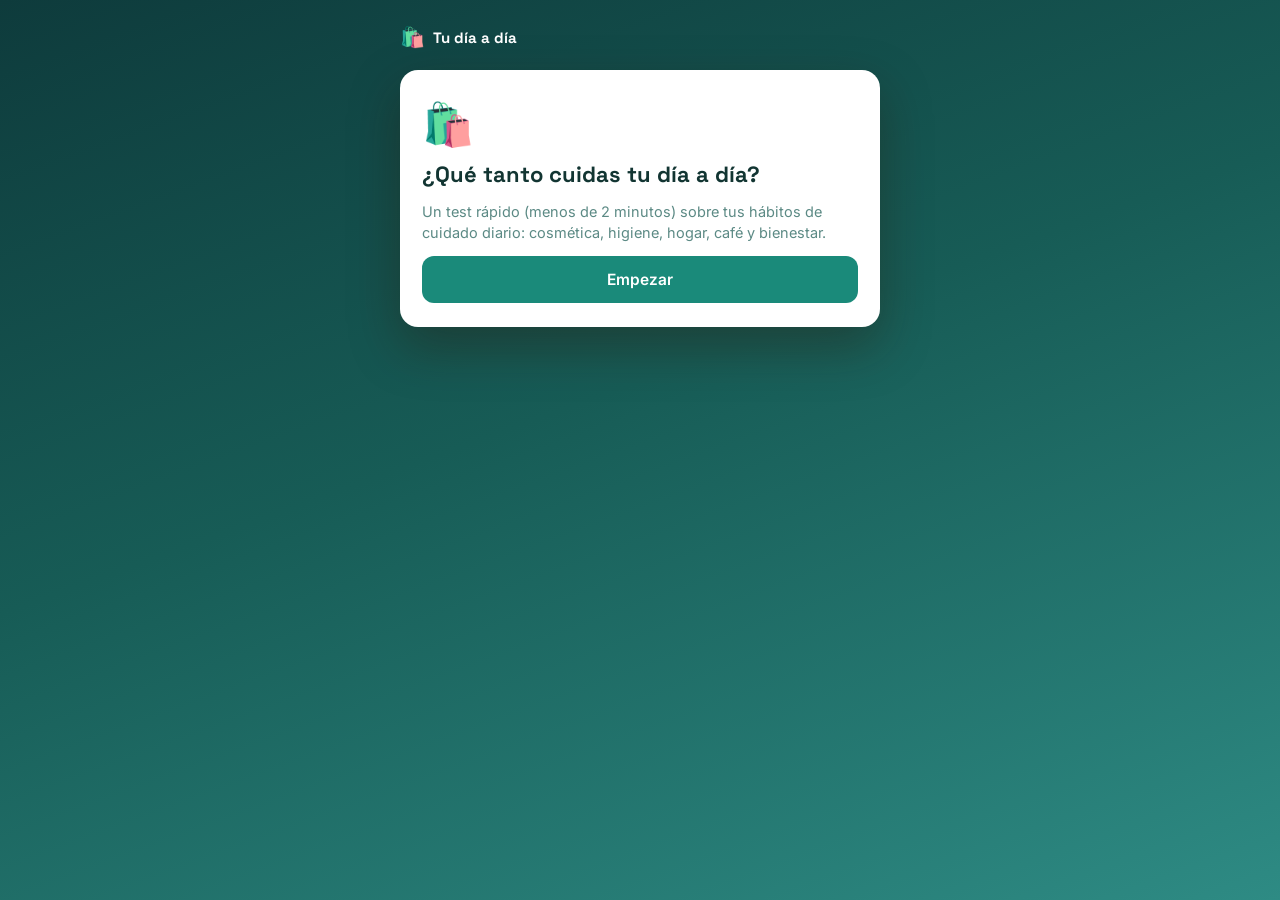
<file: test-atomy/index.html>
<!DOCTYPE html>
<html lang="es">
<head>
<meta charset="UTF-8">
<meta name="viewport" content="width=device-width, initial-scale=1, viewport-fit=cover">
<title>¿Qué tanto cuidas tu día a día?</title>
<meta name="description" content="Test rápido y gratuito sobre tus hábitos de cuidado diario: cosmética, higiene, hogar, café y bienestar.">
<meta name="theme-color" content="#3A2317">
<link rel="icon" href="icons/icon.svg" type="image/svg+xml">
<link rel="apple-touch-icon" href="icons/icon.svg">
<link rel="preconnect" href="https://fonts.googleapis.com">
<link rel="preconnect" href="https://fonts.gstatic.com" crossorigin>
<link rel="stylesheet" href="https://fonts.googleapis.com/css2?family=Space+Grotesk:wght@600;700&family=Inter:wght@400;500;600;700&display=swap">
<link rel="stylesheet" href="css/styles.css">
</head>
<body>
  <div id="app-root">
    <div class="topbar">
      <span class="brand-mark">🛍️</span>
      <span>Tu día a día</span>
    </div>
    <main id="view" class="view" aria-live="polite"></main>
  </div>

  <script src="js/data.js"></script>
  <script src="js/app.js"></script>
</body>
</html>
</file>
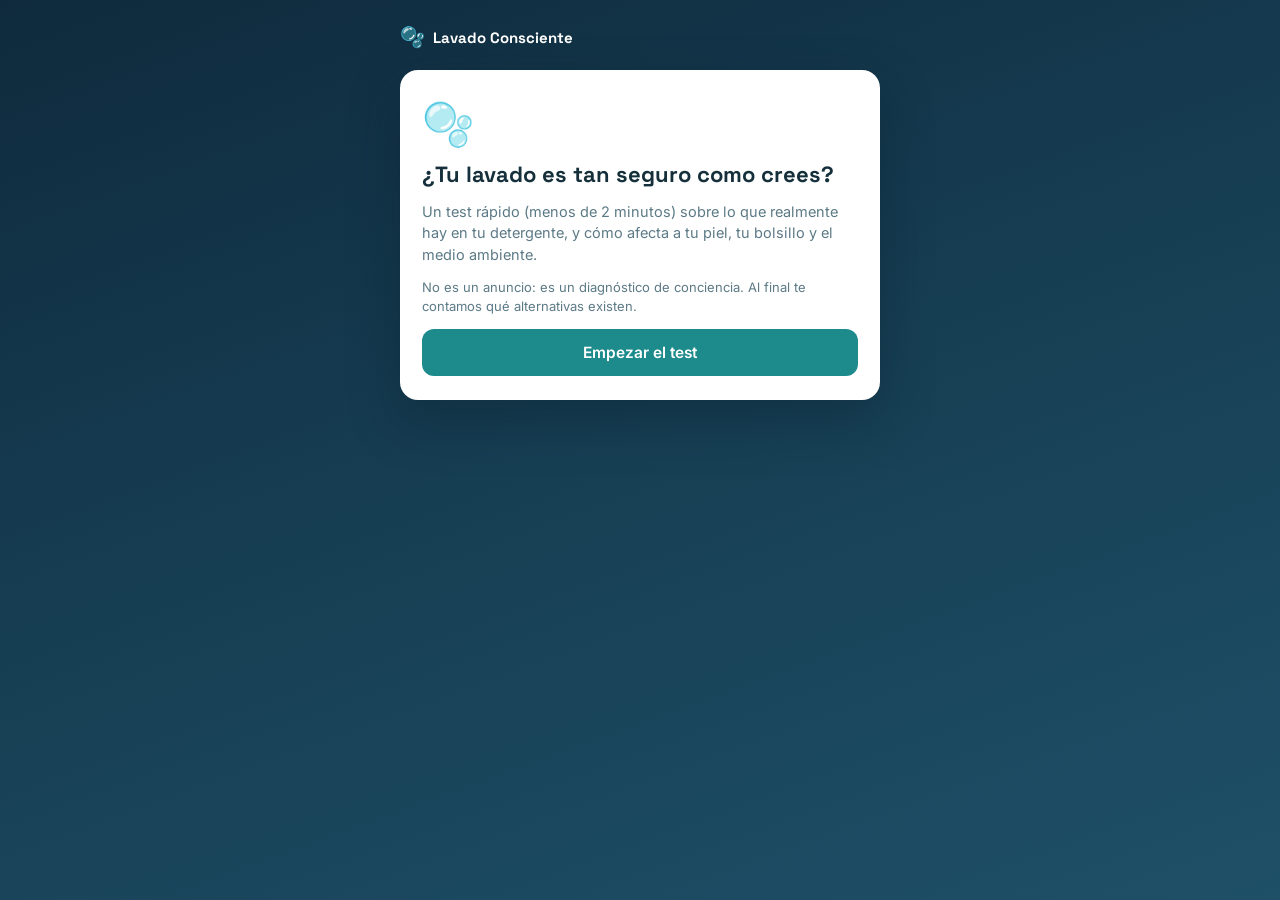
<file: test-detergente/index.html>
<!DOCTYPE html>
<html lang="es">
<head>
<meta charset="UTF-8">
<meta name="viewport" content="width=device-width, initial-scale=1, viewport-fit=cover">
<title>¿Tu lavado es tan seguro como crees?</title>
<meta name="description" content="Test rápido y gratuito sobre lo que realmente hay en tu detergente, y cómo afecta a tu piel, tu bolsillo y el medio ambiente.">
<meta name="theme-color" content="#163D52">
<link rel="icon" href="icons/icon.svg" type="image/svg+xml">
<link rel="apple-touch-icon" href="icons/icon.svg">
<link rel="preconnect" href="https://fonts.googleapis.com">
<link rel="preconnect" href="https://fonts.gstatic.com" crossorigin>
<link rel="stylesheet" href="https://fonts.googleapis.com/css2?family=Space+Grotesk:wght@600;700&family=Inter:wght@400;500;600;700&display=swap">
<link rel="stylesheet" href="css/styles.css">
</head>
<body>
  <div id="app-root">
    <div class="topbar">
      <span class="brand-mark">🫧</span>
      <span>Lavado Consciente</span>
    </div>
    <main id="view" class="view" aria-live="polite"></main>
  </div>

  <script src="js/data.js"></script>
  <script src="js/app.js"></script>
</body>
</html>
</file>
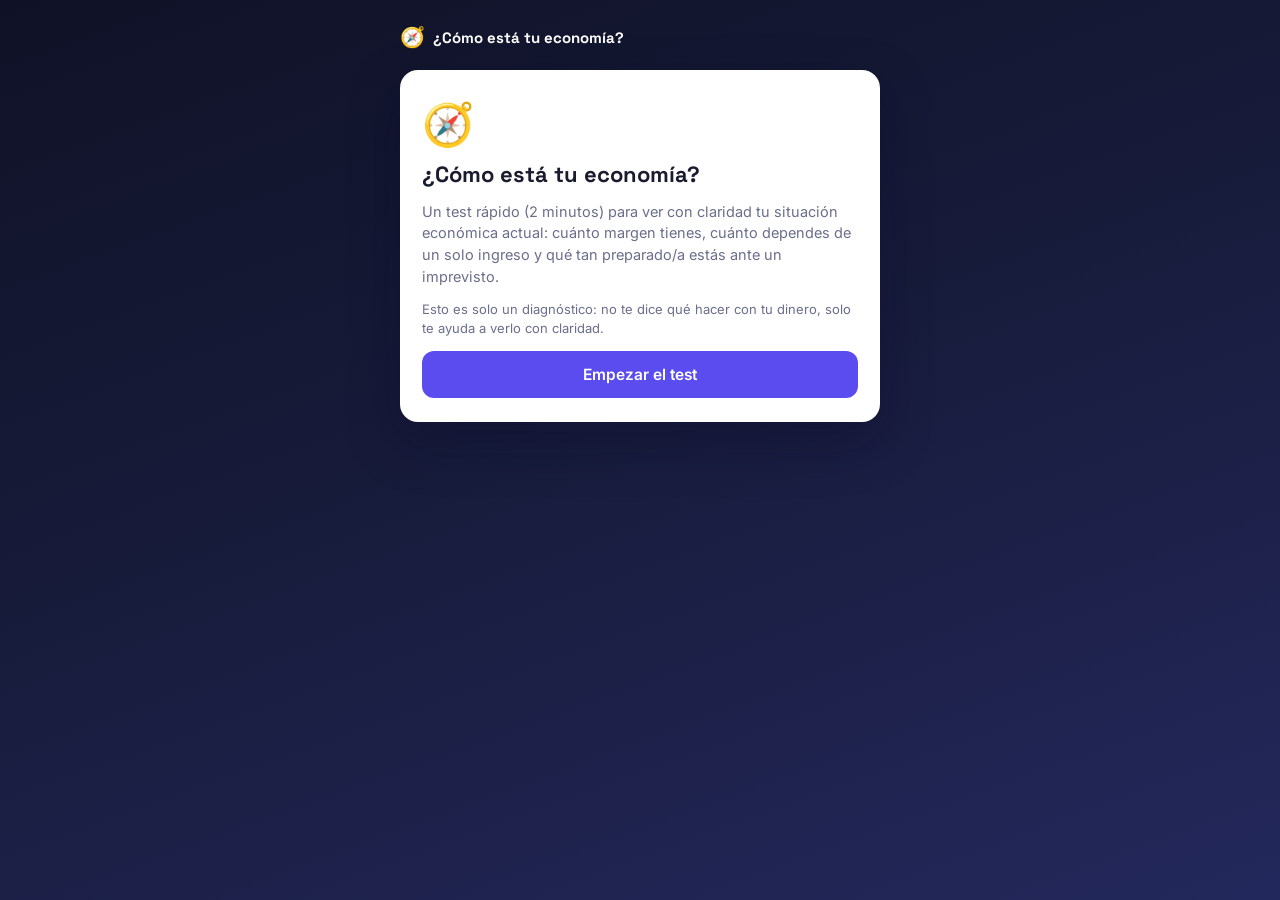
<file: test-economico/index.html>
<!DOCTYPE html>
<html lang="es">
<head>
<meta charset="UTF-8">
<meta name="viewport" content="width=device-width, initial-scale=1, viewport-fit=cover">
<title>¿Cómo está tu economía?</title>
<meta name="description" content="Test rápido y gratuito para ver con claridad tu situación económica actual: margen mensual, dependencia de un solo ingreso y fondo de emergencia.">
<meta name="theme-color" content="#171B3A">
<link rel="icon" href="icons/icon.svg" type="image/svg+xml">
<link rel="apple-touch-icon" href="icons/icon.svg">
<link rel="preconnect" href="https://fonts.googleapis.com">
<link rel="preconnect" href="https://fonts.gstatic.com" crossorigin>
<link rel="stylesheet" href="https://fonts.googleapis.com/css2?family=Space+Grotesk:wght@600;700&family=Inter:wght@400;500;600;700&display=swap">
<link rel="stylesheet" href="css/styles.css">
</head>
<body>
  <div id="app-root">
    <div class="topbar">
      <span class="brand-mark">🧭</span>
      <span>¿Cómo está tu economía?</span>
    </div>
    <main id="view" class="view" aria-live="polite"></main>
  </div>

  <script src="js/data.js"></script>
  <script src="js/share.js"></script>
  <script src="js/app.js"></script>
</body>
</html>
</file>
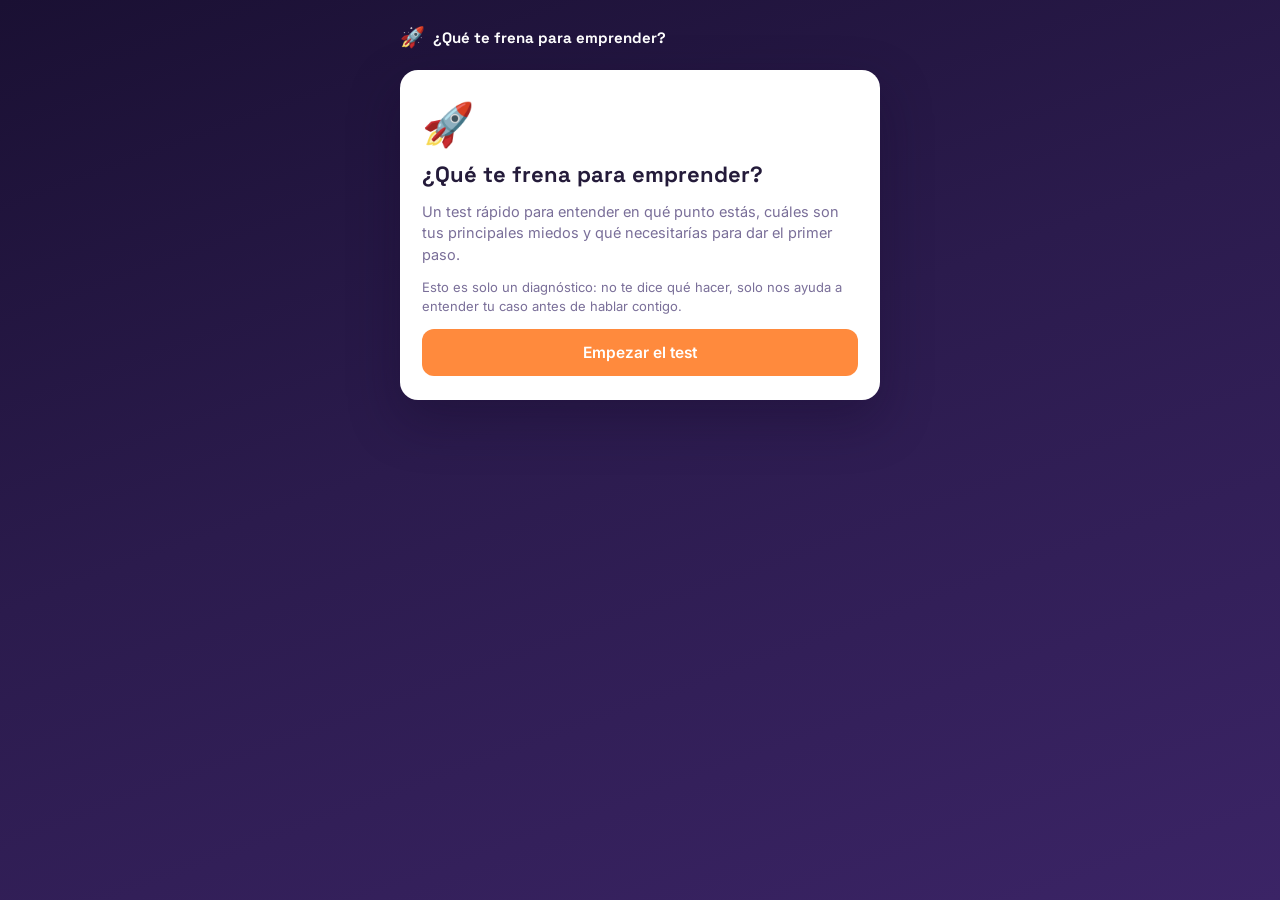
<file: test-emprender/index.html>
<!DOCTYPE html>
<html lang="es">
<head>
<meta charset="UTF-8">
<meta name="viewport" content="width=device-width, initial-scale=1, viewport-fit=cover">
<title>¿Qué te frena para emprender?</title>
<meta name="description" content="Test rápido y gratuito sobre tus miedos a emprender, para recibir un plan personalizado para dar el primer paso.">
<meta name="theme-color" content="#2B1B4D">
<link rel="icon" href="icons/icon.svg" type="image/svg+xml">
<link rel="apple-touch-icon" href="icons/icon.svg">
<link rel="preconnect" href="https://fonts.googleapis.com">
<link rel="preconnect" href="https://fonts.gstatic.com" crossorigin>
<link rel="stylesheet" href="https://fonts.googleapis.com/css2?family=Space+Grotesk:wght@600;700&family=Inter:wght@400;500;600;700&display=swap">
<link rel="stylesheet" href="css/styles.css">
</head>
<body>
  <div id="app-root">
    <div class="topbar">
      <span class="brand-mark">🚀</span>
      <span>¿Qué te frena para emprender?</span>
    </div>
    <main id="view" class="view" aria-live="polite"></main>
  </div>

  <script src="js/data.js"></script>
  <script src="js/app.js"></script>
</body>
</html>
</file>
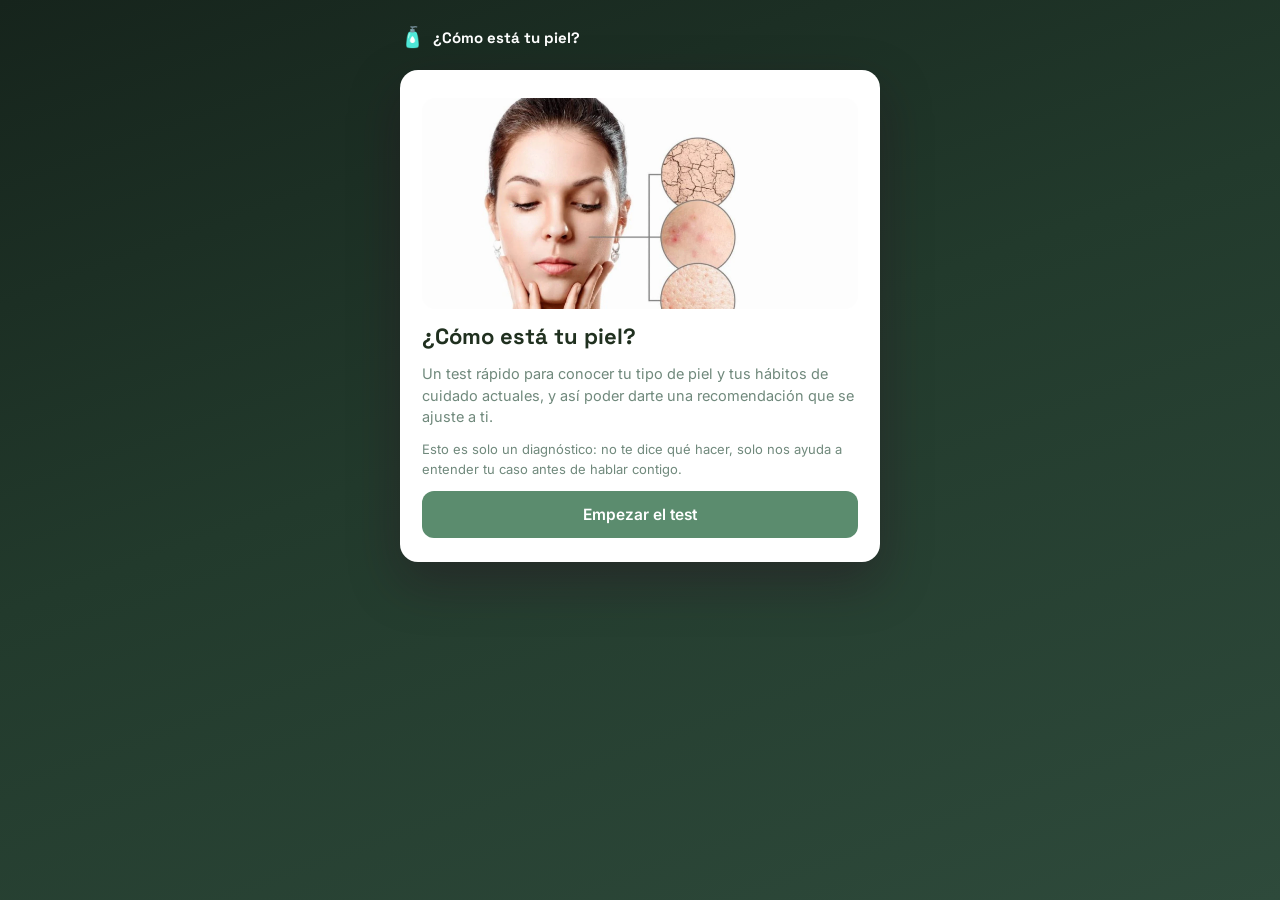
<file: test-piel/index.html>
<!DOCTYPE html>
<html lang="es">
<head>
<meta charset="UTF-8">
<meta name="viewport" content="width=device-width, initial-scale=1, viewport-fit=cover">
<title>¿Cómo está tu piel?</title>
<meta name="description" content="Test rápido y gratuito sobre tu tipo de piel y tus hábitos de cuidado, para recibir una recomendación personalizada.">
<meta name="theme-color" content="#223A2C">
<link rel="icon" href="icons/icon.svg" type="image/svg+xml">
<link rel="apple-touch-icon" href="icons/icon.svg">
<link rel="preconnect" href="https://fonts.googleapis.com">
<link rel="preconnect" href="https://fonts.gstatic.com" crossorigin>
<link rel="stylesheet" href="https://fonts.googleapis.com/css2?family=Space+Grotesk:wght@600;700&family=Inter:wght@400;500;600;700&display=swap">
<link rel="stylesheet" href="css/styles.css">
</head>
<body>
  <div id="app-root">
    <div class="topbar">
      <span class="brand-mark">🧴</span>
      <span>¿Cómo está tu piel?</span>
    </div>
    <main id="view" class="view" aria-live="polite"></main>
  </div>

  <script src="js/data.js"></script>
  <script src="js/app.js"></script>
</body>
</html>
</file>
<file: css/styles.css>
/* ==========================================================================
   CUMBRE 90 — Hoja de estilos
   Identidad "Imperio nocturno": azul cósmico profundo + dorado, al modo
   de un mapa de aventura de juego. Dos profundidades (crepúsculo / medianoche)
   para el interruptor de modo oscuro. Sin frameworks externos.
   ========================================================================== */

:root {
  --bg: #2A1030;
  --bg-2: #3A1640;
  --card: #3D1A42;
  --border: rgba(232, 185, 78, 0.22);
  --border-soft: rgba(255, 255, 255, 0.08);
  --text: #F5EFE1;
  --text-soft: #C9A8D2;
  --accent: #D97757;
  --accent-soft: rgba(217, 119, 87, 0.18);
  --success: #34D399;
  --success-soft: rgba(52, 211, 153, 0.14);
  --warn: #F0A65C;
  --warn-soft: rgba(240, 166, 92, 0.16);
  --gold: #E8B94E;
  --gold-light: #F7DD8E;
  --gold-deep: #A9782A;
  --shadow: 0 18px 40px -16px rgba(2, 6, 14, 0.65);
  --shadow-sm: 0 8px 20px -10px rgba(2, 6, 14, 0.55);
  --glow-gold: 0 0 0 1px rgba(232, 185, 78, 0.35), 0 10px 26px -8px rgba(232, 185, 78, 0.3);
  --radius-lg: 22px;
  --radius-md: 16px;
  --radius-sm: 12px;
  --sidebar-w: 140px;
  --max-w: 480px;
}

[data-theme="dark"] {
  --bg: #190A1E;
  --bg-2: #2A1030;
  --card: #2A1030;
  --border: rgba(232, 185, 78, 0.2);
  --text: #F5EFE1;
  --text-soft: #BB8FC4;
  --accent: #E8926F;
  --accent-soft: rgba(232, 146, 111, 0.18);
  --gold: #F0C468;
  --gold-light: #FAE6A8;
}

* { box-sizing: border-box; }
html, body { margin: 0; padding: 0; }
body {
  font-family: 'Inter', -apple-system, BlinkMacSystemFont, sans-serif;
  background: var(--bg);
  color: var(--text);
  -webkit-font-smoothing: antialiased;
  overflow-x: hidden;
  transition: background .25s ease, color .25s ease;
}
h1, h2, h3 { font-family: 'Space Grotesk', 'Inter', sans-serif; margin: 0; }
p { margin: 0; }
button { font-family: inherit; }
input, textarea { font-family: inherit; }
img { max-width: 100%; display: block; }
a { text-decoration: none; color: inherit; }
::selection { background: var(--accent-soft); }

button {
  background: none;
  border: none;
  cursor: pointer;
  color: inherit;
}
button:disabled { cursor: not-allowed; }
button:focus-visible, a:focus-visible, input:focus-visible, textarea:focus-visible {
  outline: 2px solid var(--gold); outline-offset: 2px;
}

/* ---------- estructura general ---------- */

#app-root {
  position: relative;
  min-height: 100vh;
  min-height: 100dvh;
  display: flex;
  flex-direction: column;
  overflow: hidden;
}

:root {
  --star-layers:
    radial-gradient(ellipse 900px 500px at 20% -8%, rgba(79, 163, 227, 0.20), transparent 60%),
    radial-gradient(ellipse 700px 500px at 100% 15%, rgba(232, 185, 78, 0.10), transparent 55%),
    radial-gradient(1.6px 1.6px at 12% 8%, rgba(255,255,255,.75), transparent 100%),
    radial-gradient(1.2px 1.2px at 78% 4%, rgba(255,255,255,.55), transparent 100%),
    radial-gradient(1.8px 1.8px at 45% 12%, rgba(255,255,255,.65), transparent 100%),
    radial-gradient(1px 1px at 92% 20%, rgba(255,255,255,.45), transparent 100%),
    radial-gradient(1.4px 1.4px at 25% 27%, rgba(255,255,255,.5), transparent 100%),
    radial-gradient(1px 1px at 62% 33%, rgba(255,255,255,.4), transparent 100%),
    radial-gradient(1.6px 1.6px at 6% 42%, rgba(255,255,255,.55), transparent 100%),
    radial-gradient(1.2px 1.2px at 95% 47%, rgba(255,255,255,.45), transparent 100%),
    radial-gradient(1.8px 1.8px at 37% 55%, rgba(255,255,255,.6), transparent 100%),
    radial-gradient(1px 1px at 72% 61%, rgba(255,255,255,.4), transparent 100%),
    radial-gradient(1.4px 1.4px at 16% 69%, rgba(255,255,255,.5), transparent 100%),
    radial-gradient(1px 1px at 53% 76%, rgba(255,255,255,.35), transparent 100%),
    radial-gradient(1.6px 1.6px at 87% 83%, rgba(255,255,255,.5), transparent 100%),
    radial-gradient(1px 1px at 22% 90%, rgba(255,255,255,.4), transparent 100%),
    linear-gradient(rgba(255,255,255,0.03) 1px, transparent 1px),
    linear-gradient(90deg, rgba(255,255,255,0.03) 1px, transparent 1px);
  --star-sizes:
    auto, auto,
    100% 100%, 100% 100%, 100% 100%, 100% 100%, 100% 100%, 100% 100%,
    100% 100%, 100% 100%, 100% 100%, 100% 100%, 100% 100%, 100% 100%,
    100% 100%, 100% 100%,
    34px 34px, 34px 34px;
  --star-positions:
    0 0, 0 0, 0 0, 0 0, 0 0, 0 0, 0 0, 0 0, 0 0, 0 0, 0 0, 0 0, 0 0, 0 0, 0 0, 0 0,
    -1px -1px, -1px -1px;
  --bg-overlay: linear-gradient(180deg, rgba(25,10,30,0.55), rgba(25,10,30,0.88));
}

#app-bg {
  position: fixed;
  inset: 0;
  pointer-events: none;
  z-index: 0;
  background-image: var(--star-layers), var(--bg-overlay), url("../img/fondo-app.png");
  background-size: var(--star-sizes), cover, cover;
  background-position: var(--star-positions), center, center;
}
#app-bg.bg-logros {
  background-image: var(--star-layers), var(--bg-overlay), url("../img/fondo-logros.png");
  background-size: var(--star-sizes), cover, cover;
  background-position: var(--star-positions), center, center;
}

.app-shell {
  position: relative;
  z-index: 1;
  display: flex;
  flex-direction: column;
  min-height: 100vh;
  min-height: 100dvh;
  width: 100%;
  max-width: var(--max-w);
  margin: 0 auto;
  background: transparent;
}

@media (min-width: 900px) {
  .app-shell {
    max-width: 560px;
    margin-left: calc(var(--sidebar-w) + max(24px, (100vw - var(--sidebar-w) - 560px) / 2));
    margin-right: auto;
  }
  #app-root.has-sidebar .app-shell { padding-bottom: 24px; }
}

.screen-full {
  flex: 1;
  min-height: 100vh;
  min-height: 100dvh;
  display: flex;
  flex-direction: column;
}

/* ---------- header ---------- */

.app-header {
  display: flex;
  align-items: center;
  justify-content: space-between;
  padding: 14px 16px;
  border-bottom: 1px solid var(--border-soft);
  position: sticky;
  top: 0;
  background: rgba(23, 15, 46, 0.86);
  backdrop-filter: blur(10px);
  z-index: 20;
}
[data-theme="dark"] .app-header { background: rgba(10, 7, 22, 0.86); }
.app-header .icon-btn { color: var(--text); padding: 8px; border-radius: 10px; }
.app-header .icon-btn:hover { opacity: .7; }
.app-header .brand { display: flex; align-items: center; gap: 8px; font-weight: 700; font-size: 13px; letter-spacing: .08em; color: var(--gold-light); text-transform: uppercase; }
.app-header .actions { display: flex; align-items: center; gap: 2px; }
.app-header .actions .icon-btn { color: var(--text-soft); }
@media (min-width: 900px) {
  .app-header .menu-toggle { display: none; }
}

/* ---------- sidebar (escritorio) ---------- */

.sidebar { display: none; }
@media (min-width: 900px) {
  .sidebar {
    display: flex;
    flex-direction: column;
    align-items: center;
    gap: 6px;
    position: fixed;
    left: max(16px, calc((100vw - var(--sidebar-w) - 560px) / 2 - 16px));
    top: 24px;
    bottom: 24px;
    width: var(--sidebar-w);
    background: var(--card);
    border: 1px solid var(--border);
    border-radius: var(--radius-lg);
    padding: 16px 10px;
    box-shadow: var(--shadow);
    z-index: 30;
    overflow-y: auto;
    scrollbar-width: thin;
  }
  .sidebar-logo { margin-bottom: 6px; flex-shrink: 0; }
  .sidebar-grid {
    display: grid;
    grid-template-columns: repeat(2, 56px);
    grid-template-rows: repeat(10, 56px);
    grid-auto-flow: column;
    gap: 6px;
  }
  .sidebar-item {
    width: 56px;
    height: 56px;
    border-radius: 14px;
    display: flex;
    flex-direction: column;
    align-items: center;
    justify-content: center;
    gap: 3px;
    color: var(--text-soft);
    font-size: 9px;
    font-weight: 700;
    text-transform: uppercase;
    letter-spacing: .03em;
  }
  .sidebar-item.active { background: linear-gradient(160deg, var(--accent-soft), rgba(232,185,78,0.12)); color: var(--gold-light); box-shadow: inset 0 0 0 1px var(--border); }
  .sidebar-item:hover:not(.active) { background: rgba(255,255,255,0.04); }
}

/* ---------- menú móvil (bottom sheet) ---------- */

.menu-overlay {
  position: fixed; inset: 0; z-index: 40;
  display: flex; flex-direction: column; justify-content: flex-end;
}
.menu-backdrop { flex: 1; background: rgba(4, 2, 12, 0.65); }
.menu-sheet {
  background: var(--card);
  border-top: 1px solid var(--border);
  border-radius: 26px 26px 0 0;
  padding: 14px 16px 26px;
  max-height: 85vh;
  overflow-y: auto;
  box-shadow: 0 -10px 30px rgba(0,0,0,0.4);
  animation: sheet-up .25s ease;
}
@keyframes sheet-up { from { transform: translateY(100%); } to { transform: translateY(0); } }
.menu-handle { width: 40px; height: 6px; border-radius: 4px; background: var(--border); margin: 0 auto 16px; }
.menu-head { display: flex; align-items: center; justify-content: space-between; margin-bottom: 16px; }
.menu-list { display: flex; flex-direction: column; gap: 5px; }
.menu-item {
  display: flex; align-items: center; gap: 12px;
  padding: 8px 8px; border-radius: 14px;
  font-size: 14px; font-weight: 500; text-align: left; width: 100%;
  color: var(--text);
}
.menu-item.active { background: linear-gradient(90deg, var(--accent-soft), rgba(232,185,78,0.1)); color: var(--gold-light); }
@media (min-width: 900px) { .menu-overlay { display: none !important; } }

/* ---------- contenido ---------- */

.view-container {
  flex: 1;
  overflow-y: auto;
  padding: 18px 16px 100px;
  display: flex;
  flex-direction: column;
  gap: 20px;
}
.view-stack { display: flex; flex-direction: column; gap: 18px; }
.view-stack.gap-sm { gap: 12px; }

/* ---------- tarjetas / componentes ---------- */

.card {
  background: linear-gradient(160deg, var(--card), var(--bg-2));
  border: 1px solid var(--border-soft);
  border-radius: var(--radius-lg);
  padding: 16px;
  box-shadow: var(--shadow-sm);
}
.card-hover { transition: transform .15s ease; }
.card-hover:active { transform: scale(0.98); }

/* tarjeta que se voltea (Los 8 Pasos) */
.flip-card { width: 100%; height: 240px; perspective: 1200px; text-align: left; transition: height .5s cubic-bezier(.4,.15,.2,1); }
.flip-card.is-open { height: 430px; }
.flip-card.is-open.short { height: 260px; }
/* pasos con checklist + reflexión necesitan bastante más alto para que quepa todo sin depender solo del scroll */
.flip-card.paso-checklist.is-open { height: 620px; max-height: 80vh; }
.flip-inner {
  position: relative; width: 100%; height: 100%;
  transition: transform .5s cubic-bezier(.4,.15,.2,1);
  transform-style: preserve-3d;
}
.flip-card.card-hover:active .flip-inner { transform: none; }
.flip-inner.flipped { transform: rotateY(180deg); }
.flip-face {
  position: absolute; inset: 0; overflow: hidden;
  backface-visibility: hidden; -webkit-backface-visibility: hidden;
  background: linear-gradient(160deg, var(--card), var(--bg-2));
  border: 1px solid var(--border-soft);
  border-radius: var(--radius-lg);
  box-shadow: var(--shadow-sm);
  padding: 16px;
  display: flex; flex-direction: column;
}
.flip-front { align-items: center; text-align: center; gap: 6px; }
.flip-back {
  transform: rotateY(180deg); text-align: left; overflow-y: auto; border-color: var(--gold);
  -webkit-overflow-scrolling: touch; touch-action: pan-y; overscroll-behavior: contain;
}

/* En móvil, el volteo 3D con scroll interno confunde el gesto de arrastre
   (el navegador no distingue si el toque debe desplazar la tarjeta o la
   página), y el contenido queda "atascado" a medio camino sin poder llegar
   a las Actividades. Para tacto/puntero impreciso, se desactiva el volteo
   3D por completo: la cara trasera se muestra en flujo normal (alto
   automático), y es la página la que se desplaza — un solo scroll, sin
   conflictos. */
@media (hover: none), (pointer: coarse) {
  .flip-card { height: auto !important; max-height: none !important; perspective: none; }
  .flip-inner { transform: none !important; transition: none; }
  .flip-face { position: static; overflow: visible; backface-visibility: visible; }
  .flip-inner:not(.flipped) .flip-back { display: none; }
  .flip-inner.flipped .flip-front { display: none; }
  .flip-back { transform: none; overflow-y: visible; -webkit-overflow-scrolling: auto; touch-action: auto; }
}

.section-header { display: flex; align-items: center; gap: 12px; }
.section-header h2 { font-size: 18px; font-weight: 700; color: var(--text); }
.section-header p { font-size: 13px; color: var(--text-soft); margin-top: 2px; }

.eyebrow { font-size: 11px; font-weight: 700; text-transform: uppercase; letter-spacing: .14em; color: var(--gold-light); }

.medallion {
  border-radius: 999px;
  border: 2px solid var(--gold);
  display: flex; align-items: center; justify-content: center;
  position: relative; flex-shrink: 0;
  background: radial-gradient(circle at 35% 30%, var(--accent), #1B1338 75%);
  color: #fff;
  box-shadow: 0 0 0 4px rgba(232,185,78,0.08);
}
.medallion.blue {
  background: radial-gradient(circle at 32% 28%, #234B7A, #0A1B33 78%);
  box-shadow: 0 0 0 4px rgba(232,185,78,0.08), inset 0 0 0 1px rgba(120,170,230,0.18);
}
.medallion .diamond {
  position: absolute; width: 8px; height: 8px; background: var(--gold);
  transform: rotate(45deg); border-radius: 2px; box-shadow: 0 0 6px rgba(232,185,78,0.7);
}
.medallion .d-top { top: -4px; left: 50%; margin-left: -4px; }
.medallion .d-bottom { bottom: -4px; left: 50%; margin-left: -4px; }
.medallion .d-left { left: -4px; top: 50%; margin-top: -4px; }
.medallion .d-right { right: -4px; top: 50%; margin-top: -4px; }

/* gemas de esquina — decoración de "tarjeta de mundo" */
.gem-corners { position: absolute; inset: 0; pointer-events: none; }
.gem-corners span {
  position: absolute; width: 9px; height: 9px; background: var(--gold);
  transform: rotate(45deg); border-radius: 2px; box-shadow: 0 0 6px rgba(232,185,78,0.65);
  opacity: 0; transition: opacity .2s ease;
}
.tile.unlocked .gem-corners span, .recog-card .gem-corners span { opacity: 1; }
.gem-corners .g-tl { top: 9px; left: 9px; }
.gem-corners .g-tr { top: 9px; right: 9px; }
.gem-corners .g-bl { bottom: 9px; left: 9px; }
.gem-corners .g-br { bottom: 9px; right: 9px; }

.btn-primary {
  display: flex; align-items: center; justify-content: center; gap: 8px;
  color: #1B1338; font-weight: 700; font-size: 14.5px;
  padding: 14px 20px; border-radius: 14px; width: 100%;
  background: linear-gradient(180deg, var(--gold-light), var(--gold));
  transition: transform .15s ease, opacity .15s ease;
  box-shadow: var(--glow-gold);
}
.btn-primary:active { transform: scale(0.98); }
.btn-primary:disabled { opacity: .45; box-shadow: none; background: var(--border); color: var(--text-soft); }

.btn-secondary {
  display: flex; align-items: center; justify-content: center; gap: 8px;
  font-weight: 600; font-size: 13.5px;
  padding: 11px 16px; border-radius: 12px; width: 100%;
  border: 1px solid var(--border); color: var(--gold-light);
}
.btn-secondary:active { transform: scale(0.98); }

.nav-card {
  display: flex; align-items: center; gap: 12px;
  text-align: left; width: 100%;
}
.nav-card .nc-body { flex: 1; min-width: 0; }
.nav-card .nc-title { font-size: 14px; font-weight: 600; color: var(--text); }
.nav-card .nc-desc { font-size: 12px; color: var(--text-soft); margin-top: 2px; }
.nav-card .chev { color: var(--text-soft); flex-shrink: 0; }

.progressbar { width: 100%; height: 10px; border-radius: 999px; background: rgba(255,255,255,0.06); overflow: hidden; box-shadow: inset 0 0 0 1px var(--border-soft); }
.progressbar > div { height: 100%; border-radius: 999px; background: linear-gradient(90deg, var(--accent), var(--gold)); transition: width .4s ease; }
.progressbar.thin { height: 6px; }
.progressbar.gold > div { background: linear-gradient(90deg, var(--gold-deep), var(--gold)); }

.chip-row { display: flex; gap: 6px; }
.chip-row .seg { flex: 1; height: 8px; border-radius: 999px; background: rgba(255,255,255,0.06); }
.chip-row .seg.on { background: linear-gradient(90deg, var(--accent), var(--gold)); }

.badge {
  display: inline-flex; align-items: center; gap: 4px;
  font-size: 11px; font-weight: 700; padding: 3px 9px; border-radius: 999px;
}
.badge.gold { background: linear-gradient(180deg, var(--gold-light), var(--gold)); color: #1B1338; }
.badge.dark { background: rgba(0,0,0,0.45); color: #fff; }
.badge.soft { background: var(--accent-soft); color: var(--gold-light); }
.badge.success { background: var(--success-soft); color: var(--success); }
.badge.warn { background: var(--warn-soft); color: var(--warn); }
.badge.blue { background: var(--accent-soft); color: var(--accent); }

.grid-2 { display: grid; grid-template-columns: 1fr 1fr; gap: 12px; }
.grid-3 { display: grid; grid-template-columns: 1fr 1fr 1fr; gap: 12px; }

/* forms */
.field { display: flex; flex-direction: column; gap: 6px; }
.field label { font-size: 12px; font-weight: 600; color: var(--text); }
.field input[type="text"], .field input[type="date"], .field input[type="time"], .field input:not([type]), .field textarea {
  background: rgba(255,255,255,0.04); border: 1px solid var(--border-soft); color: var(--text);
  border-radius: 12px; padding: 11px 13px; font-size: 14px; outline: none; width: 100%;
  resize: none; transition: border-color .15s ease;
}
.field input:focus, .field textarea:focus { border-color: var(--gold); }
.field-inline input { background: rgba(0,0,0,0.18); color: var(--text); font-size: 12px; padding: 7px 10px; border-radius: 9px; }
.field-inline input::placeholder { color: var(--text-soft); }

/* toggle */
.toggle { width: 44px; height: 24px; border-radius: 999px; position: relative; background: rgba(255,255,255,0.1); flex-shrink: 0; transition: background .2s; }
.toggle.on { background: linear-gradient(90deg, var(--accent), var(--gold)); }
.toggle .knob { position: absolute; top: 2px; left: 2px; width: 20px; height: 20px; border-radius: 999px; background: #fff; box-shadow: 0 1px 3px rgba(0,0,0,.4); transition: transform .2s; }
.toggle.on .knob { transform: translateX(20px); }

/* quiz */
.quiz-opt {
  display: flex; align-items: center; justify-content: space-between;
  text-align: left; font-size: 14px; padding: 11px 13px; border-radius: 12px;
  border: 1px solid var(--border-soft); background: rgba(255,255,255,0.02); color: var(--text); width: 100%;
}

/* checklist */
.check-row { display: flex; gap: 12px; position: relative; }
.check-row .line { position: absolute; left: 13.5px; top: 28px; width: 2px; height: 100%; background: var(--border-soft); }
.check-row .line.on { background: var(--gold); }
.check-dot {
  flex-shrink: 0; margin-top: 1px; width: 28px; height: 28px; border-radius: 999px;
  display: flex; align-items: center; justify-content: center; font-size: 12px; font-weight: 700;
  border: 2px solid var(--border-soft); color: var(--text-soft); position: relative; z-index: 1;
  background: rgba(255,255,255,0.02);
}
.check-dot.on { background: linear-gradient(180deg, var(--gold-light), var(--gold)); border-color: var(--gold); color: #1B1338; animation: node-pop .3s ease; }
.check-label { font-size: 14px; text-align: left; padding: 3px 0 20px; color: var(--text-soft); flex: 1; }
.check-label.on { color: var(--text); }

@keyframes node-pop { 0% { transform: scale(.7); } 60% { transform: scale(1.12); } 100% { transform: scale(1); } }

/* nodos del mapa de sendero */
.trail-wrap { position: relative; height: 600px; border-radius: var(--radius-lg); overflow: hidden; }
.trail-svg { position: absolute; inset: 0; width: 100%; height: 100%; z-index: 6; pointer-events: none; }
.trail-node {
  position: absolute; transform: translate(-50%, -50%); z-index: 7;
  display: flex; flex-direction: column; align-items: center; gap: 6px; width: 96px;
}
.trail-node .circle {
  width: 62px; height: 62px; border-radius: 999px; border: 2px solid rgba(255,255,255,0.35);
  display: flex; align-items: center; justify-content: center; position: relative;
  background: rgba(10, 7, 22, 0.55); backdrop-filter: blur(2px);
}
.trail-node .circle.progress { border-color: var(--accent); background: radial-gradient(circle at 35% 30%, var(--accent), #1B1338 75%); }
.trail-node .circle.done { border-color: var(--gold); background: radial-gradient(circle at 35% 30%, var(--gold-light), var(--gold-deep) 75%); box-shadow: 0 0 0 5px rgba(232,185,78,0.18), 0 0 18px rgba(232,185,78,0.5); }
.trail-node .circle.dim { opacity: .65; }
.trail-node .check-flag { position: absolute; bottom: -2px; right: -2px; width: 24px; height: 24px; border-radius: 999px; background: var(--gold); border: 2px solid #1B1338; display: flex; align-items: center; justify-content: center; }
.trail-node .label { font-size: 12px; font-weight: 700; text-align: center; line-height: 1.25; color: #fff; text-shadow: 0 1px 4px rgba(0,0,0,0.8); }
.trail-node .label.dim { color: rgba(255,255,255,0.7); opacity: .85; }

/* --------- montaña ilustrada con revelado tipo "linterna" (Plan 6 Días) --------- */
.hero-mountain {
  position: relative; border-radius: var(--radius-lg); overflow: hidden;
  border: 1px solid var(--border); box-shadow: var(--shadow);
  aspect-ratio: 3 / 4; max-height: 640px;
}
.hero-mountain .hm-layer { position: absolute; inset: 0; width: 100%; height: 100%; display: block; }
.hero-mountain .hm-blur { z-index: 1; filter: blur(10px) brightness(.55) saturate(.82); }
.hero-mountain .hm-sharp {
  z-index: 2; filter: saturate(1.1) brightness(1.08);
  -webkit-mask-image: radial-gradient(circle 150px, black 62%, transparent 100%);
  mask-image: radial-gradient(circle 150px, black 62%, transparent 100%);
  -webkit-mask-repeat: no-repeat; mask-repeat: no-repeat;
  -webkit-mask-size: 340px 340px; mask-size: 340px 340px;
  -webkit-mask-position: var(--mx, 50%) var(--my, 38%);
  mask-position: var(--mx, 50%) var(--my, 38%);
  transition: mask-position .12s linear, -webkit-mask-position .12s linear;
}
.hero-mountain .hm-glow {
  position: absolute; inset: 0; z-index: 3; pointer-events: none;
  background-image: radial-gradient(circle, rgba(255,224,130,0.65) 0%, rgba(255,224,130,0.28) 42%, rgba(255,224,130,0) 72%);
  background-repeat: no-repeat;
  background-size: 340px 340px;
  background-position: var(--mx, 50%) var(--my, 38%);
  mix-blend-mode: screen;
  opacity: 0;
  transition: opacity .35s ease, background-position .12s linear;
}
.hero-mountain.hm-active .hm-glow { opacity: 1; }
.hero-mountain .hm-vignette {
  position: absolute; inset: 0; z-index: 4; pointer-events: none;
  background: linear-gradient(180deg, rgba(10,7,22,0) 45%, rgba(10,7,22,0.75) 100%);
}
.hero-mountain .hm-hint {
  position: absolute; left: 50%; top: 14px; transform: translateX(-50%); z-index: 5;
  font-size: 10px; font-weight: 700; letter-spacing: .08em; text-transform: uppercase;
  color: rgba(255,255,255,0.8); background: rgba(0,0,0,0.4); padding: 5px 11px; border-radius: 999px;
  pointer-events: none; opacity: 1; transition: opacity .4s ease; white-space: nowrap;
}
.hero-mountain.hm-active .hm-hint { opacity: 0; }
@media (hover: none), (pointer: coarse) {
  .hero-mountain .hm-sharp { -webkit-mask-image: none; mask-image: none; }
  .hero-mountain .hm-blur { opacity: 0; }
  .hero-mountain .hm-glow, .hero-mountain .hm-hint { display: none; }
}

/* premios / campamentos — tarjetas "de mundo" */
.tile {
  position: relative;
  border-radius: var(--radius-lg); overflow: hidden; border: 1px solid var(--border-soft);
  background: linear-gradient(160deg, var(--card), var(--bg-2)); display: flex; flex-direction: column; text-align: left; width: 100%;
}
.tile.unlocked { border-color: var(--gold); box-shadow: var(--glow-gold); }
.tile-media { aspect-ratio: 1 / 1; position: relative; display: flex; align-items: center; justify-content: center; overflow: hidden; }
.tile-media img { width: 100%; height: 100%; object-fit: cover; }
.tile-body { padding: 11px; }
.tile-title { font-size: 13.5px; font-weight: 700; color: var(--text); }
.tile-sub { font-size: 11.5px; color: var(--text-soft); margin-top: 2px; line-height: 1.3; }

/* logros */
.logro-chip { display: flex; flex-direction: column; align-items: center; gap: 6px; text-align: center; }
.logro-badge {
  width: 56px; height: 56px; border-radius: 999px; border: 2px solid var(--border-soft);
  display: flex; align-items: center; justify-content: center; position: relative; overflow: hidden;
  opacity: .6; background: rgba(255,255,255,0.03);
}
.logro-badge.on { opacity: 1; border-color: var(--gold); background: radial-gradient(circle at 32% 28%, var(--gold-light), var(--gold-deep) 70%); box-shadow: 0 0 14px rgba(232,185,78,0.35); }
.logro-badge img { width: 100%; height: 100%; object-fit: cover; }
.logro-badge .flag { position: absolute; bottom: -2px; right: -2px; width: 20px; height: 20px; border-radius: 999px; background: var(--gold); border: 2px solid var(--card); display: flex; align-items: center; justify-content: center; }
.logro-chip .lc-label { font-size: 11.5px; font-weight: 600; color: var(--text-soft); line-height: 1.2; }
.logro-chip.on .lc-label { color: var(--text); }

/* whatsapp flotante */
.fab-whatsapp {
  position: fixed; bottom: 22px; right: max(16px, calc((100vw - var(--max-w)) / 2 + 16px));
  width: 56px; height: 56px; border-radius: 999px; background: linear-gradient(160deg, #3EE0A0, #1FAE72);
  display: flex; align-items: center; justify-content: center; color: #0A0716;
  box-shadow: 0 10px 24px -6px rgba(0,0,0,0.55), 0 0 0 1px rgba(255,255,255,0.15); z-index: 25;
}
@media (min-width: 900px) {
  .fab-whatsapp { right: max(24px, calc((100vw - 560px) / 2 - 40px)); }
}

/* toast */
.toast {
  position: fixed; bottom: 20px; left: 50%; transform: translateX(-50%);
  background: var(--card); color: var(--text); border: 1px solid var(--border);
  padding: 10px 16px; border-radius: 14px; font-size: 13.5px; box-shadow: var(--shadow);
  z-index: 60; display: flex; align-items: center; gap: 8px;
  animation: toast-in .2s ease;
}
@keyframes toast-in { from { opacity: 0; transform: translate(-50%, 8px); } to { opacity: 1; transform: translate(-50%, 0); } }

/* confeti */
.confetti-layer { position: fixed; inset: 0; pointer-events: none; z-index: 55; overflow: hidden; }
.confetti-piece {
  position: absolute; top: -12px; width: 8px; height: 14px; opacity: .95; border-radius: 2px;
  animation-name: confetti-fall; animation-timing-function: cubic-bezier(.25,.46,.45,.94); animation-fill-mode: forwards;
}
@keyframes confetti-fall { 0% { transform: translateY(-10px) rotate(0deg); opacity: 1; } 100% { transform: translateY(100vh) rotate(360deg); opacity: 0; } }

/* modal genérico */
.modal-overlay { position: fixed; inset: 0; z-index: 70; display: flex; align-items: center; justify-content: center; padding: 24px; }
.modal-backdrop { position: absolute; inset: 0; background: rgba(4, 2, 12, 0.72); }
.modal-card { position: relative; z-index: 1; background: linear-gradient(160deg, var(--card), var(--bg-2)); border: 1px solid var(--border); border-radius: 26px; padding: 26px 22px; max-width: 340px; width: 100%; text-align: center; display: flex; flex-direction: column; align-items: center; gap: 8px; box-shadow: var(--shadow); }

/* recorrido explicativo (onboarding tour) */
.tour-card { max-width: 420px; padding: 28px 24px; gap: 4px; }
.tour-icon-circle {
  width: 62px; height: 62px; border-radius: 999px; flex-shrink: 0;
  display: flex; align-items: center; justify-content: center;
  background: rgba(232, 185, 78, 0.12); box-shadow: inset 0 0 0 1px var(--border);
}
.tour-dots { display: flex; align-items: center; justify-content: center; gap: 6px; margin-top: 16px; flex-wrap: wrap; }
.tour-dot { width: 6px; height: 6px; border-radius: 999px; background: var(--border); transition: width .2s ease, background .2s ease; }
.tour-dot.active { width: 18px; background: var(--gold); }
.tour-nav { display: flex; gap: 8px; width: 100%; margin-top: 18px; }
.tour-nav > button { width: auto; flex: 1; min-width: 0; padding: 12px 10px; font-size: 13px; }
@media (max-width: 420px) {
  .tour-card { padding: 24px 16px; }
  .tour-nav { flex-wrap: wrap; }
  .tour-nav > button { flex: 1 1 auto; }
}

/* botón flotante para reabrir el recorrido explicativo */
.fab-tour {
  position: fixed; bottom: 88px; right: max(16px, calc((100vw - var(--max-w)) / 2 + 16px));
  width: 46px; height: 46px; border-radius: 999px; background: linear-gradient(160deg, var(--accent), #2C6FB0);
  display: flex; align-items: center; justify-content: center; color: #fff;
  box-shadow: 0 10px 24px -6px rgba(0,0,0,0.55), 0 0 0 1px rgba(255,255,255,0.15); z-index: 25;
}
@media (min-width: 900px) {
  .fab-tour { right: max(24px, calc((100vw - 560px) / 2 - 40px)); }
}

/* botón flotante que avisa cuando hay cumpleaños de clientes hoy */
.fab-birthday {
  position: fixed; bottom: 144px; right: max(16px, calc((100vw - var(--max-w)) / 2 + 16px));
  width: 46px; height: 46px; border-radius: 999px; background: linear-gradient(160deg, var(--gold-light), var(--gold));
  display: flex; align-items: center; justify-content: center; color: #1B1338;
  box-shadow: 0 10px 24px -6px rgba(0,0,0,0.55), 0 0 0 1px rgba(255,255,255,0.15); z-index: 25;
  animation: fab-birthday-pulse 1.8s ease-in-out infinite;
}
@keyframes fab-birthday-pulse {
  0%, 100% { transform: scale(1); }
  50% { transform: scale(1.08); }
}
@media (min-width: 900px) {
  .fab-birthday { right: max(24px, calc((100vw - 560px) / 2 - 40px)); }
}

/* buton flotant al grupului de WhatsApp de suport al sponsorului — violet, deliberat
   diferit de butonul verde de chat direct (.fab-whatsapp), ca să se observe
   că duc spre destinații diferite. */
.fab-whatsapp-group {
  position: fixed; bottom: 200px; right: max(16px, calc((100vw - var(--max-w)) / 2 + 16px));
  width: 46px; height: 46px; border-radius: 999px; background: linear-gradient(160deg, #B79AFB, #7C5CFC);
  display: flex; align-items: center; justify-content: center; color: #fff;
  box-shadow: 0 10px 24px -6px rgba(0,0,0,0.55), 0 0 0 1px rgba(255,255,255,0.15); z-index: 25;
}
@media (min-width: 900px) {
  .fab-whatsapp-group { right: max(24px, calc((100vw - 560px) / 2 - 40px)); }
}

/* modal de "logro conseguido" — texto dorado sobre fondo azul, para compartir */
.logro-modal {
  background: linear-gradient(165deg, #0A1B33, #163A62 55%, #0A1B33);
  border: 1px solid var(--gold);
  box-shadow: var(--glow-gold), 0 20px 50px -18px rgba(2, 6, 14, 0.75);
}
.logro-modal-eyebrow {
  font-size: 11px; font-weight: 700; text-transform: uppercase; letter-spacing: .16em;
  color: var(--text-soft); margin-top: 8px;
}
.logro-modal-title {
  font-family: 'Space Grotesk', 'Inter', sans-serif;
  font-size: 23px; font-weight: 700; line-height: 1.3;
  background: linear-gradient(180deg, var(--gold-light), var(--gold));
  -webkit-background-clip: text; background-clip: text; -webkit-text-fill-color: transparent; color: var(--gold);
  margin-top: 2px;
}
.logro-modal-sub { font-size: 12.5px; color: var(--text-soft); line-height: 1.4; margin-top: -2px; }

.share-chip-row { display: flex; flex-wrap: wrap; gap: 8px; justify-content: center; margin-top: 10px; }
.share-chip {
  display: flex; align-items: center; gap: 6px; font-size: 12px; font-weight: 600;
  padding: 8px 12px; border-radius: 999px; border: 1px solid var(--border);
  background: rgba(255,255,255,0.04); color: var(--text);
}
.share-chip:active { transform: scale(.97); }

.share-platform-grid { display: grid; grid-template-columns: repeat(3, 1fr); gap: 10px; }
.share-platform-btn {
  display: flex; flex-direction: column; align-items: center; gap: 6px; font-size: 11.5px; font-weight: 600;
  padding: 12px 6px; border-radius: 14px; border: 1px solid var(--border);
  background: rgba(255,255,255,0.03); color: var(--text); cursor: pointer;
}
.share-platform-btn:active { transform: scale(.96); }
.share-platform-icon { display: flex; align-items: center; justify-content: center; width: 34px; height: 34px; border-radius: 999px; background: rgba(255,255,255,0.06); }

/* onboarding / welcome */
.center-screen {
  flex: 1; display: flex; flex-direction: column; align-items: center; justify-content: center;
  padding: 32px; text-align: center; min-height: 100vh; min-height: 100dvh;
}
.cover-screen {
  background-image: linear-gradient(180deg, rgba(25,10,30,0.35) 0%, rgba(25,10,30,0.55) 55%, rgba(25,10,30,0.92) 100%), url("../img/portada.webp");
  background-size: cover;
  background-position: center;
  background-repeat: no-repeat;
}
.photo-picker {
  width: 96px; height: 96px; border-radius: 999px; border: 2px dashed var(--gold);
  background: rgba(255,255,255,0.03); color: var(--gold-light); display: flex; align-items: center; justify-content: center;
  overflow: hidden; position: relative;
}
.photo-picker img { width: 100%; height: 100%; object-fit: cover; }

/* escena montaña compacta (Inicio / cabecera Plan 90 Días) */
.mountain-wrap {
  border-radius: var(--radius-lg); border: 1px solid var(--border-soft); overflow: hidden; width: 100%; text-align: left;
  background-image: url("../img/montana-plan90.png"); background-size: cover; background-position: center;
}
.mountain-wrap .mountain-caption { padding: 6px 10px 8px; }

.quincena-ascenso-wrap {
  position: relative; width: 100%; height: 150px; border-radius: var(--radius-lg);
  border: 1px solid var(--border-soft); overflow: hidden;
  background-image: linear-gradient(180deg, rgba(20,8,24,0.1), rgba(20,8,24,0.55)), url("../img/montana-quincena.png");
  background-size: cover; background-position: center;
}
.ascenso-marker {
  position: absolute; width: 18px; height: 18px; border-radius: 999px; transform: translate(-50%, -50%);
  background: #F0C468; border: 2px solid #FBE7AE; box-shadow: 0 0 0 7px rgba(240, 196, 104, 0.3);
  transition: top .4s ease;
}
.ascenso-caption {
  position: absolute; left: 0; right: 0; bottom: 0; padding: 20px 14px 10px;
  background: linear-gradient(0deg, rgba(20,8,24,0.85), transparent);
  color: #F5EFE1; font-size: 12.5px; font-weight: 600;
}
.mountain-caption { font-size: 12px; color: var(--text-soft); padding: 6px 4px 0; }

/* tarjeta de reconocimiento (premium, dorado) — el contenido es un SVG generado en JS */
.recog-card {
  border-radius: 26px; overflow: hidden; position: relative; width: 100%; aspect-ratio: 4 / 5;
  box-shadow: var(--glow-gold); background: #0A0716;
}
.recog-card svg { display: block; width: 100%; height: 100%; }
/* rangos con foto real (RANK_CARD_TEMPLATES): cada plantilla trae su propio
   formato de imagen, así que el contenedor adopta su proporción nativa en
   vez del 4:5 de las tarjetas dibujadas a mano. */
.recog-card.ratio-1080x1920 { aspect-ratio: 1080 / 1920; }
.recog-card.ratio-1240x1748 { aspect-ratio: 1240 / 1748; }

/* utilidades */
.hidden { display: none !important; }
.text-center { text-align: center; }
.mt-0 { margin-top: 0; }
.row { display: flex; align-items: center; }
.row.gap-1 { gap: 4px; }
.row.gap-2 { gap: 8px; }
.row.gap-3 { gap: 12px; }
.row.between { justify-content: space-between; }
.link-btn { color: var(--gold-light); font-size: 13px; font-weight: 600; }
.muted { color: var(--text-soft); }
.small { font-size: 12px; }

.loading-screen { display: flex; align-items: center; justify-content: center; min-height: 100vh; min-height: 100dvh; color: var(--text-soft); font-size: 14px; }

.escenario-card textarea { transition: border-color .15s ease; }
.escenario-card textarea:focus { border-color: var(--gold); }
.avance-dot { width: 22px; height: 22px; border-radius: 999px; border: 2px solid var(--border); background: transparent; transition: background .15s ease, border-color .15s ease, transform .1s ease; }
.avance-dot:active { transform: scale(0.9); }
.avance-dot.on { background: linear-gradient(180deg, var(--gold-light), var(--gold)); border-color: var(--gold); }

/* ---- Reunión de Enfoque: tabs, resumen de líneas, tarjetas de roster ---- */
.tabs { display: flex; gap: 6px; background: rgba(255,255,255,0.04); border-radius: 12px; padding: 4px; }
.tab-btn { flex: 1; text-align: center; padding: 9px 10px; border-radius: 9px; font-size: 13px; font-weight: 700; color: var(--text-soft); }
.tab-btn.active { background: linear-gradient(180deg, var(--gold-light), var(--gold)); color: #1B1338; }

.resumen-linea { display: grid; grid-template-columns: 1fr 1fr; gap: 10px; }
.resumen-linea .card { padding: 12px; }
.resumen-linea .rl-label { font-size: 11px; font-weight: 700; text-transform: uppercase; letter-spacing: .08em; color: var(--gold-light); }
.resumen-linea .rl-value { font-size: 18px; font-weight: 700; margin-top: 3px; }
.resumen-linea .rl-sub { font-size: 11.5px; color: var(--text-soft); margin-top: 2px; }

.roster-row .rr-inputs { display: grid; grid-template-columns: 1fr 1fr; gap: 8px; margin-top: 8px; }
.roster-row input[type="number"], .roster-row input[type="date"] {
  width: 100%; background: rgba(255,255,255,0.04); border: 1px solid var(--border-soft); color: var(--text);
  border-radius: 9px; padding: 8px 10px; font-size: 13px; outline: none;
}
.roster-row input[type="number"]:focus, .roster-row input[type="date"]:focus { border-color: var(--gold); }
.roster-check { display: flex; align-items: center; gap: 8px; margin-top: 8px; cursor: pointer; }
.roster-check .box { width: 20px; height: 20px; border-radius: 6px; border: 2px solid var(--border); display: flex; align-items: center; justify-content: center; flex-shrink: 0; }
.roster-check.on .box { background: linear-gradient(180deg, var(--gold-light), var(--gold)); border-color: var(--gold); color: #1B1338; }
.roster-check .lbl { font-size: 12.5px; font-weight: 600; color: var(--text-soft); }
.roster-check.on .lbl { color: var(--success); }

@media (prefers-reduced-motion: reduce) {
  * { animation-duration: 0.001ms !important; animation-iteration-count: 1 !important; transition-duration: 0.001ms !important; }
}

/* foto de cabecera por etapa en el detalle de cada día (imágenes 9:16, recortadas a banda) */
.dia-hero[data-dia="1"], .dia-hero[data-dia="2"], .dia-hero[data-dia="3"],
.dia-hero[data-dia="4"], .dia-hero[data-dia="5"], .dia-hero[data-dia="6"], .dia-hero[data-dia="7"],
.dia-hero[data-dia="8"], .dia-hero[data-dia="9"] {
  --dia-foto: none;
  position: relative; border-radius: var(--radius-lg); border: 1px solid var(--border-soft); overflow: hidden;
  padding: 120px 16px 14px; color: #F5EFE1;
  background-image: linear-gradient(180deg, rgba(25,10,30,0.1) 0%, rgba(25,10,30,0.6) 50%, rgba(25,10,30,0.95) 100%), var(--dia-foto);
  background-size: cover; background-position: center 35%;
}
.dia-hero[data-dia] .muted { color: #E6D6EA; }
.dia-hero[data-dia="1"], .dia-hero[data-dia="2"], .dia-hero[data-dia="3"] { --dia-foto: url("../img/etapa-contactos.webp"); }
.dia-hero[data-dia="4"], .dia-hero[data-dia="5"] { --dia-foto: url("../img/etapa-invitaciones.webp"); }
.dia-hero[data-dia="6"] { --dia-foto: url("../img/etapa-negocio.webp"); }
.dia-hero[data-dia="7"] { --dia-foto: url("../img/etapa-seguimiento.webp"); background-position: center 58%; }
.dia-hero[data-dia="8"] { --dia-foto: url("../img/etapa-duplicacion.webp"); }
.dia-hero[data-dia="9"] { --dia-foto: url("../img/etapa-nuevo-socio.webp"); }
</file>
<file: control-gastos/css/styles.css>
:root {
  --bg: #F4F7F5;
  --card: #FFFFFF;
  --text: #12241D;
  --text-soft: #5B6D65;
  --accent: #17624B;
  --accent-dark: #0E3B2E;
  --gold: #C98B12;
  --income: #1B8A5A;
  --expense: #C0392B;
  --danger: #C0392B;
  --border: #E3E9E5;
  --ant: #8E5828;
  --radius: 16px;
  color-scheme: light;
}

@media (prefers-color-scheme: dark) {
  :root {
    --bg: #0F1713;
    --card: #17211C;
    --text: #EAF2EC;
    --text-soft: #9AB0A3;
    --accent: #3FA983;
    --accent-dark: #17624B;
    --gold: #F2C94C;
    --income: #4FD397;
    --expense: #FF7A6E;
    --border: #263229;
    --ant: #E0A971;
    color-scheme: dark;
  }
}

* { box-sizing: border-box; }

body {
  margin: 0;
  background: var(--bg);
  color: var(--text);
  font-family: "Inter", system-ui, -apple-system, sans-serif;
  -webkit-tap-highlight-color: transparent;
}

h1, h2, h3 {
  font-family: "Space Grotesk", system-ui, sans-serif;
  margin: 0;
}

#app-root {
  min-height: 100vh;
  display: flex;
  flex-direction: column;
  max-width: 640px;
  margin: 0 auto;
}

.topbar {
  display: flex;
  align-items: center;
  justify-content: space-between;
  padding: 14px 18px;
  position: sticky;
  top: 0;
  background: var(--bg);
  z-index: 5;
}
.brand { display: flex; align-items: center; gap: 8px; font-weight: 700; font-family: "Space Grotesk", sans-serif; }
.brand-mark { width: 30px; height: 30px; display: block; }

.status-pill {
  font-size: 12px;
  font-weight: 600;
  padding: 6px 12px;
  border-radius: 999px;
  background: var(--border);
}
.status-pill--ok { background: rgba(27, 138, 90, 0.15); color: var(--income); }
.status-pill--over { background: rgba(192, 57, 43, 0.15); color: var(--expense); }

.view {
  flex: 1;
  padding: 4px 16px 100px;
}

.card {
  background: var(--card);
  border: 1px solid var(--border);
  border-radius: var(--radius);
  padding: 20px;
  display: flex;
  flex-direction: column;
  gap: 14px;
}

.hoy-banner {
  margin: -20px -20px 0;
  border-radius: var(--radius) var(--radius) 0 0;
  overflow: hidden;
  line-height: 0;
}
.hoy-banner img { width: 100%; height: 140px; object-fit: cover; display: block; }

.card-head {
  display: flex;
  justify-content: space-between;
  align-items: baseline;
  flex-wrap: wrap;
  gap: 6px;
}

.muted { color: var(--text-soft); font-size: 14px; }
.muted-small { color: var(--text-soft); font-size: 12.5px; }

.section-title {
  font-size: 16px;
  margin-top: 8px;
}

/* Hoy */
.goal-block { display: flex; flex-direction: column; gap: 8px; }
.goal-row { display: flex; justify-content: space-between; font-size: 14px; }
.progress-track {
  height: 14px;
  border-radius: 999px;
  background: var(--border);
  overflow: hidden;
}
.progress-fill {
  height: 100%;
  background: var(--accent);
  transition: width 0.3s ease;
}
.progress-fill--over { background: var(--danger); }
.alert-text { color: var(--danger); font-weight: 600; font-size: 13px; margin: 0; }

.empty-hint { text-align: center; display: flex; flex-direction: column; gap: 10px; padding: 10px 0; }

.quick-actions { display: flex; gap: 10px; }
.quick-actions .btn { flex: 1; }

.day-closed-banner {
  padding: 12px 14px;
  border-radius: 12px;
  font-size: 14px;
  font-weight: 600;
}
.day-closed-banner.is-good { background: rgba(27, 138, 90, 0.15); color: var(--income); }
.day-closed-banner.is-bad { background: rgba(192, 57, 43, 0.12); color: var(--expense); }

.tx-list { list-style: none; margin: 0; padding: 0; display: flex; flex-direction: column; gap: 8px; }
.tx-item {
  display: grid;
  grid-template-columns: 1fr 1.4fr auto auto;
  align-items: center;
  gap: 8px;
  padding: 10px 12px;
  border: 1px solid var(--border);
  border-radius: 12px;
  font-size: 13.5px;
}
.tx-desc { color: var(--text-soft); overflow: hidden; text-overflow: ellipsis; white-space: nowrap; }
.tag-linked { font-style: normal; font-size: 10px; background: var(--border); padding: 2px 6px; border-radius: 999px; }
.tx-amount { font-weight: 700; white-space: nowrap; }
.text-income { color: var(--income); }
.text-expense { color: var(--expense); }
.text-danger { color: var(--danger); }
.text-saving { color: var(--gold); }

/* Botones */
.btn {
  border: none;
  border-radius: 12px;
  padding: 12px 16px;
  font-weight: 600;
  font-size: 14px;
  cursor: pointer;
  font-family: inherit;
}
.btn-primary { background: var(--accent); color: #fff; }
.btn-secondary { background: var(--border); color: var(--text); }
.btn-ghost { background: transparent; color: var(--text-soft); }
.btn-expense { background: rgba(192, 57, 43, 0.12); color: var(--expense); }
.btn-income { background: rgba(27, 138, 90, 0.12); color: var(--income); }
.btn-saving { background: rgba(201, 139, 18, 0.14); color: var(--gold); }
.btn-ant { background: rgba(142, 88, 40, 0.13); color: var(--ant); }
.btn-block { width: 100%; }
.btn-sm { padding: 8px 12px; font-size: 13px; }
.btn:disabled { opacity: 0.5; cursor: not-allowed; }
.icon-btn {
  background: transparent;
  border: none;
  cursor: pointer;
  font-size: 16px;
  padding: 4px;
}

/* Formularios */
.form { display: flex; flex-direction: column; gap: 12px; }
.form label { display: flex; flex-direction: column; gap: 6px; font-size: 13px; color: var(--text-soft); }
.form input, .form select {
  font-family: inherit;
  font-size: 15px;
  padding: 10px 12px;
  border-radius: 10px;
  border: 1px solid var(--border);
  background: var(--bg);
  color: var(--text);
}
.toggle-row { flex-direction: row; align-items: center; gap: 8px; font-size: 14px; color: var(--text); }
.toggle-row input { width: auto; }
.modal-actions { display: flex; justify-content: flex-end; gap: 10px; margin-top: 4px; }

/* Movimientos: hoja de cálculo */
.sheet-add-row {
  display: grid;
  grid-template-columns: repeat(6, 1fr) auto;
  gap: 6px;
}
.sheet-add-row input, .sheet-add-row select {
  padding: 8px;
  font-size: 12.5px;
  border-radius: 8px;
  border: 1px solid var(--border);
  background: var(--bg);
  color: var(--text);
  min-width: 0;
}
.table-scroll { overflow-x: auto; }
.sheet-table { width: 100%; border-collapse: collapse; font-size: 13px; min-width: 640px; }
.sheet-table th, .sheet-table td { padding: 8px 10px; text-align: left; border-bottom: 1px solid var(--border); white-space: nowrap; }
.sheet-table thead th { color: var(--text-soft); font-weight: 600; font-size: 12px; }
.sheet-table tfoot td { border-top: 2px solid var(--border); border-bottom: none; font-weight: 700; }
.totals-balance td { color: var(--accent); }

/* Cuentas */
.notice {
  background: rgba(201, 139, 18, 0.12);
  color: var(--text);
  border-radius: 12px;
  padding: 12px 14px;
  font-size: 13px;
  line-height: 1.5;
}
.account-list { list-style: none; margin: 0; padding: 0; display: flex; flex-direction: column; gap: 8px; }
.account-item {
  display: flex;
  justify-content: space-between;
  align-items: center;
  padding: 12px;
  border: 1px solid var(--border);
  border-radius: 12px;
}
.account-actions { display: flex; gap: 8px; }

/* Consejos */
.tip-grid { display: flex; flex-direction: column; gap: 10px; }
.tip-card {
  background: var(--bg);
  border: 1px solid var(--border);
  border-radius: 12px;
  padding: 14px;
}
.tip-card h3 { font-size: 14.5px; margin-bottom: 4px; }
.tip-card p { margin: 0; font-size: 13px; color: var(--text-soft); }
.resource-list { list-style: none; margin: 0; padding: 0; display: flex; flex-direction: column; gap: 10px; font-size: 13.5px; }
.resource-list a { color: var(--accent); }

/* Logros */
.streak-row { display: flex; gap: 12px; }
.streak-box {
  flex: 1;
  background: var(--bg);
  border: 1px solid var(--border);
  border-radius: 12px;
  padding: 16px;
  display: flex;
  flex-direction: column;
  align-items: center;
  gap: 4px;
}
.streak-num { font-size: 28px; font-weight: 700; font-family: "Space Grotesk", sans-serif; color: var(--accent); }
.days-list { list-style: none; margin: 0; padding: 0; display: flex; flex-direction: column; gap: 8px; }
.day-item {
  display: flex;
  justify-content: space-between;
  align-items: center;
  padding: 10px 12px;
  border-radius: 12px;
  border: 1px solid var(--border);
}
.day-item.is-good { background: rgba(27, 138, 90, 0.08); }
.day-item.is-bad { background: rgba(192, 57, 43, 0.06); }

.achievement-preview { width: 100%; border-radius: 12px; margin: 8px 0; }

/* Tabbar */
.tabbar[hidden] { display: none; }
.tabbar {
  position: fixed;
  bottom: 0;
  left: 0;
  right: 0;
  max-width: 640px;
  margin: 0 auto;
  display: grid;
  grid-template-columns: repeat(6, 1fr);
  background: var(--card);
  border-top: 1px solid var(--border);
  padding: 6px 4px calc(6px + env(safe-area-inset-bottom));
  z-index: 10;
}
.tab-btn {
  background: none;
  border: none;
  display: flex;
  flex-direction: column;
  align-items: center;
  gap: 2px;
  font-size: 10px;
  color: var(--text-soft);
  padding: 6px 2px;
  cursor: pointer;
  font-family: inherit;
  border-radius: 10px;
}
.tab-icon { font-size: 17px; }
.tab-btn.is-active { color: var(--accent); background: rgba(23, 98, 75, 0.08); }

/* Modal */
.modal-backdrop {
  position: fixed;
  inset: 0;
  background: rgba(0, 0, 0, 0.45);
  display: flex;
  align-items: flex-end;
  justify-content: center;
  z-index: 30;
}
.modal-card {
  background: var(--card);
  width: 100%;
  max-width: 640px;
  border-radius: 20px 20px 0 0;
  padding: 20px;
  max-height: 88vh;
  overflow-y: auto;
}
@media (min-width: 480px) {
  .modal-backdrop { align-items: center; }
  .modal-card { border-radius: 20px; }
}

/* Toast */
#toast-slot { position: fixed; top: 12px; left: 0; right: 0; display: flex; flex-direction: column; align-items: center; gap: 8px; z-index: 40; pointer-events: none; }
.toast {
  background: var(--accent-dark);
  color: #fff;
  padding: 10px 16px;
  border-radius: 999px;
  font-size: 13px;
  opacity: 0;
  transform: translateY(-10px);
  transition: all 0.25s ease;
}
.toast--show { opacity: 1; transform: translateY(0); }
.toast--warn { background: var(--gold); color: #1a1204; }

/* Confetti */
#confetti-slot { position: fixed; inset: 0; pointer-events: none; overflow: hidden; z-index: 35; }
.confetti-piece {
  position: absolute;
  top: -20px;
  width: 8px;
  height: 14px;
  animation: confetti-fall 2s ease-in forwards;
}
@keyframes confetti-fall {
  to { transform: translateY(100vh) rotate(360deg); opacity: 0.2; }
}

@media (max-width: 380px) {
  .tab-btn span:last-child { display: none; }
}

/* ---------- Onboarding ---------- */
.ob-card { gap: 16px; position: relative; }
.ob-mascot { width: 96px; height: 96px; align-self: center; }
.ob-close { position: absolute; top: 4px; right: 4px; font-size: 18px; }
.lang-switcher { display: flex; justify-content: flex-end; margin: -4px 0 4px; }
.lang-switcher select { font-size: 12.5px; padding: 4px 8px; border-radius: 8px; border: 1px solid var(--border, #ddd); background: var(--card-bg, #fff); color: inherit; }
.ob-progress { color: var(--text-soft); font-size: 12px; margin: 0; letter-spacing: 0.02em; text-transform: uppercase; }
.ob-form { gap: 14px; }
.ob-form input, .ob-form select, .ob-form textarea {
  font-family: inherit;
  font-size: 16px;
  padding: 12px;
  border-radius: 10px;
  border: 1px solid var(--border);
  background: var(--bg);
  color: var(--text);
}
.ob-choice-grid { display: flex; flex-direction: column; gap: 10px; }
.ob-choice {
  text-align: left;
  padding: 16px;
  border-radius: 14px;
  border: 1px solid var(--border);
  background: var(--bg);
  color: var(--text);
  font-size: 15px;
  font-weight: 600;
  cursor: pointer;
}
.ob-choice:active { background: rgba(23, 98, 75, 0.1); }
.ob-checks { display: flex; flex-direction: column; gap: 8px; }
.ob-checks--grid { display: grid; grid-template-columns: 1fr 1fr; gap: 8px; }
.ob-check {
  display: flex;
  align-items: center;
  gap: 8px;
  font-size: 13.5px;
  padding: 10px;
  border-radius: 10px;
  border: 1px solid var(--border);
}
.ob-check input { width: auto; }
.modal-divider { border: none; border-top: 1px solid var(--border); margin: 4px 0; }

/* ---------- Diagnóstico financiero: arquetipo ---------- */
.archetype-reveal { display: flex; flex-direction: column; align-items: center; text-align: center; gap: 6px; padding: 8px 0; }
.archetype-emoji { font-size: 64px; line-height: 1; }
.archetype-kicker { color: var(--text-soft); font-size: 13px; margin: 4px 0 0; text-transform: uppercase; letter-spacing: 0.04em; }
.archetype-card {
  display: flex;
  align-items: flex-start;
  gap: 12px;
  background: rgba(23, 98, 75, 0.08);
  border: 1px solid var(--border);
  border-radius: 14px;
  padding: 12px 14px;
}
.archetype-card-emoji { font-size: 32px; line-height: 1; }
.archetype-card-kicker { color: var(--text-soft); font-size: 11px; margin: 0; text-transform: uppercase; letter-spacing: 0.04em; }
.archetype-card strong { display: block; margin: 2px 0; }

/* ---------- Perfil de ingreso y gasto (nivel de riesgo) ---------- */
.risk-badge {
  border-radius: 14px;
  padding: 12px 14px;
  border: 1px solid var(--border);
  border-left-width: 4px;
}
.risk-badge-label { display: block; color: var(--text-soft); font-size: 11px; text-transform: uppercase; letter-spacing: 0.04em; margin: 0 0 2px; }
.risk-badge strong { display: block; font-size: 15px; }
.risk-badge-level { display: inline-block; font-size: 11.5px; font-weight: 700; margin: 4px 0 6px; }
.risk-badge p { margin: 0; font-size: 13px; color: var(--text-soft); }
.risk-badge--endeudado { border-left-color: var(--danger); background: rgba(192, 57, 43, 0.08); }
.risk-badge--endeudado .risk-badge-level { color: var(--danger); }
.risk-badge--al_dia { border-left-color: var(--gold); background: rgba(201, 139, 18, 0.08); }
.risk-badge--al_dia .risk-badge-level { color: var(--gold); }
.risk-badge--ahorrador_pasivo { border-left-color: var(--gold); background: rgba(201, 139, 18, 0.06); }
.risk-badge--ahorrador_pasivo .risk-badge-level { color: var(--gold); }
.risk-badge--inversor { border-left-color: var(--accent); background: rgba(23, 98, 75, 0.08); }
.risk-badge--inversor .risk-badge-level { color: var(--accent); }
.risk-badge--frugal_fire { border-left-color: var(--income); background: rgba(27, 138, 90, 0.08); }
.risk-badge--frugal_fire .risk-badge-level { color: var(--income); }

/* ---------- Aviso de saldo (números rojos / positivo) ---------- */
.balance-banner {
  display: flex;
  justify-content: space-between;
  align-items: center;
  gap: 8px;
  border-radius: 14px;
  padding: 12px 14px;
  font-weight: 700;
}
.balance-banner-label { font-size: 13.5px; font-weight: 600; }
.balance-banner strong { font-family: "Space Grotesk", sans-serif; font-size: 17px; }
.balance-banner--negative { background: rgba(192, 57, 43, 0.12); color: var(--danger); }
.balance-banner--positive { background: rgba(27, 138, 90, 0.12); color: var(--income); }

/* ---------- Plan de mañana ---------- */
.plan-banner {
  display: flex;
  justify-content: space-between;
  align-items: flex-start;
  gap: 8px;
  background: rgba(242, 201, 76, 0.15);
  border-radius: 12px;
  padding: 12px 14px;
}
.plan-banner p { margin: 4px 0 0; font-size: 13.5px; }
.hoy-close-actions { display: flex; flex-direction: column; gap: 8px; }

/* ---------- Ahorro ---------- */
.savings-block { border-top: 1px dashed var(--border); padding-top: 12px; }
.progress-fill--savings { background: var(--gold); }

/* ---------- Perfil / cuenta ---------- */
.profile-summary {
  display: flex;
  justify-content: space-between;
  align-items: center;
  gap: 8px;
  flex-wrap: wrap;
}
.toggle-switch-row { display: flex; align-items: center; justify-content: space-between; font-size: 13.5px; }
.toggle-switch {
  display: inline-flex;
  border-radius: 999px;
  background: var(--bg);
  border: 1px solid var(--border);
  padding: 3px;
}
.toggle-opt {
  padding: 6px 12px;
  border-radius: 999px;
  font-size: 12.5px;
  font-weight: 600;
  cursor: pointer;
  color: var(--text-soft);
}
.toggle-opt.is-active { background: var(--accent); color: #fff; }

/* ---------- Metas de ahorro por propósito ---------- */
.goal-list { list-style: none; margin: 0; padding: 0; display: flex; flex-direction: column; gap: 10px; }
.goal-item {
  border: 1px solid var(--border);
  border-radius: 12px;
  padding: 12px;
  display: flex;
  flex-direction: column;
  gap: 6px;
}
.goal-item.is-achieved { background: rgba(242, 201, 76, 0.12); }
.goal-item-head { display: flex; justify-content: space-between; align-items: center; }
.goal-achieved-row { display: flex; justify-content: space-between; align-items: center; font-weight: 600; font-size: 13.5px; color: var(--income); }
.goal-photo-row { display: flex; align-items: center; gap: 8px; flex-wrap: wrap; }
.goal-photo-thumb { width: 44px; height: 44px; border-radius: 10px; object-fit: cover; border: 1px solid var(--border); }

/* ---------- Categorías personalizadas ---------- */
.custom-cat-list { display: flex; flex-wrap: wrap; gap: 6px; }
.chip {
  display: inline-flex;
  align-items: center;
  gap: 4px;
  background: var(--bg);
  border: 1px solid var(--border);
  border-radius: 999px;
  padding: 5px 6px 5px 10px;
  font-size: 12.5px;
}
.chip-x { border: none; background: none; cursor: pointer; font-size: 14px; color: var(--text-soft); padding: 0 4px; }
.category-add-row { grid-template-columns: 1fr 2fr 0.6fr auto; }

/* ---------- Simulador 50/30/20 ---------- */
.budget-sim { display: flex; flex-direction: column; gap: 14px; }
.budget-sim label { display: flex; flex-direction: column; gap: 6px; font-size: 13.5px; color: var(--text-soft); }
.budget-sim input {
  font-family: inherit;
  font-size: 16px;
  padding: 12px;
  border-radius: 10px;
  border: 1px solid var(--border);
  background: var(--bg);
  color: var(--text);
}
.budget-sim-results { display: flex; flex-direction: column; gap: 8px; }
.budget-sim-row {
  display: flex;
  justify-content: space-between;
  align-items: center;
  padding: 10px 14px;
  border-radius: 12px;
  font-size: 13.5px;
}
.budget-sim-row strong { font-family: "Space Grotesk", sans-serif; font-size: 15px; }
.budget-sim-row--needs { background: rgba(23, 98, 75, 0.12); }
.budget-sim-row--wants { background: rgba(201, 139, 18, 0.14); }
.budget-sim-row--savings { background: rgba(63, 169, 131, 0.16); }
.budget-sim-steps { margin: 0; padding-left: 18px; display: flex; flex-direction: column; gap: 6px; font-size: 13px; color: var(--text-soft); }

/* ---------- Ruta hacia el perfil Inversor ---------- */
.triple-colchon { display: flex; gap: 8px; flex-wrap: wrap; }
.triple-colchon-row {
  flex: 1;
  min-width: 100px;
  background: rgba(23, 98, 75, 0.08);
  border-radius: 12px;
  padding: 10px 12px;
  text-align: center;
}
.triple-colchon-row span { display: block; font-family: "Space Grotesk", sans-serif; font-weight: 700; font-size: 16px; color: var(--accent); }
.triple-colchon-row small { display: block; font-size: 11px; color: var(--text-soft); margin-top: 2px; }
.roadmap-steps { list-style: none; margin: 0; padding: 0; display: flex; flex-direction: column; gap: 8px; }
.roadmap-step { border: 1px solid var(--border); border-radius: 12px; padding: 12px 14px; }
.roadmap-step p { margin: 4px 0 0; font-size: 13px; color: var(--text-soft); }
.roadmap-step-head { display: flex; justify-content: space-between; align-items: center; gap: 8px; flex-wrap: wrap; }
.roadmap-step.is-current { border-color: var(--accent); background: rgba(23, 98, 75, 0.08); }
.roadmap-step-here { font-size: 11px; font-weight: 700; color: var(--accent); white-space: nowrap; }

/* ---------- Niveles de racha (piedras) ---------- */
.tier-chip {
  display: inline-block;
  padding: 8px 16px;
  border-radius: 999px;
  font-size: 13px;
  font-weight: 700;
  align-self: flex-start;
}
.tier-banner {
  display: flex;
  align-items: center;
  gap: 14px;
  border-radius: 16px;
  padding: 16px;
}
.tier-banner-emoji { font-size: 44px; line-height: 1; }
.tier-banner-text { display: flex; flex-direction: column; gap: 2px; flex: 1; min-width: 0; }
.tier-banner-text strong { font-size: 17px; font-family: "Space Grotesk", sans-serif; }
.tier-banner-text span { font-size: 12.5px; opacity: 0.85; }
.tier-banner-btn { background: rgba(255,255,255,0.35); color: inherit; white-space: nowrap; }

/* ---------- Resumen: periodos y gráfico de barras ---------- */
.period-tabs { display: flex; gap: 6px; }
.period-tab {
  flex: 1;
  padding: 8px;
  border-radius: 10px;
  border: 1px solid var(--border);
  background: var(--bg);
  color: var(--text-soft);
  font-weight: 600;
  font-size: 13px;
  cursor: pointer;
}
.period-tab.is-active { background: var(--accent); color: #fff; border-color: var(--accent); }
.period-total { display: flex; flex-direction: column; gap: 2px; }
.period-total strong { font-size: 24px; font-family: "Space Grotesk", sans-serif; }
.bar-chart { display: flex; flex-direction: column; gap: 10px; }
.bar-row { display: grid; grid-template-columns: 110px 1fr 70px; align-items: center; gap: 8px; font-size: 12.5px; }
.bar-label { overflow: hidden; text-overflow: ellipsis; white-space: nowrap; }
.bar-track { height: 10px; border-radius: 999px; background: var(--border); overflow: hidden; }
.bar-fill { height: 100%; background: var(--accent); border-radius: 999px; }
.bar-value { text-align: right; font-weight: 600; }

/* ---------- Gastos hormiga ---------- */
.ant-block { border-top: 1px dashed var(--border); padding-top: 12px; }
.ant-chips { display: flex; flex-wrap: wrap; gap: 6px; }
.ant-chip {
  display: inline-flex;
  align-items: center;
  gap: 4px;
  background: rgba(142, 88, 40, 0.10);
  color: var(--text);
  border-radius: 999px;
  padding: 5px 10px;
  font-size: 12.5px;
}
.tag-ant { font-style: normal; font-size: 10px; background: rgba(142, 88, 40, 0.14); color: var(--ant); padding: 2px 6px; border-radius: 999px; }
.ant-goal-note {
  background: rgba(27, 138, 90, 0.10);
  border-radius: 12px;
  padding: 10px 12px;
  font-size: 13px;
}
.ant-goal-note.is-slip { background: rgba(201, 139, 18, 0.14); }
.ant-concept-grid { display: grid; grid-template-columns: 1fr 1fr; gap: 6px; }
.ant-concept { flex-direction: row !important; align-items: center; cursor: pointer; }
.ant-concept input { position: absolute; opacity: 0; pointer-events: none; }
.ant-concept span {
  flex: 1;
  border: 1px solid var(--border);
  border-radius: 10px;
  padding: 9px 10px;
  font-size: 13px;
  color: var(--text);
  background: var(--bg);
}
.ant-concept input:checked + span { border-color: var(--ant); background: rgba(142, 88, 40, 0.14); font-weight: 600; }
.ant-concept input:focus-visible + span { outline: 2px solid var(--accent); outline-offset: 2px; }
.ant-review-list { list-style: none; margin: 0; padding: 0; display: flex; flex-direction: column; gap: 8px; max-height: 55vh; overflow-y: auto; }
.ant-review-item { border: 1px solid var(--border); border-radius: 12px; padding: 10px; display: flex; flex-direction: column; gap: 8px; }
.ant-review-head { display: flex; justify-content: space-between; gap: 8px; font-size: 14px; }
.ant-review-actions { display: grid; grid-template-columns: 1fr 1fr; gap: 6px; }
.ant-yes, .ant-no { background: var(--bg); border: 1px solid var(--border); color: var(--text); }
.ant-yes.is-on { background: rgba(27, 138, 90, 0.16); border-color: var(--income); color: var(--income); }
.ant-no.is-on { background: rgba(192, 57, 43, 0.12); border-color: var(--expense); color: var(--expense); }
.ant-day-summary { display: flex; flex-direction: column; gap: 8px; background: rgba(142, 88, 40, 0.08); border-radius: 12px; padding: 12px; }
.ant-day-summary p { margin: 0; }
.ant-day-summary.is-clean { background: rgba(27, 138, 90, 0.12); color: var(--income); text-align: center; }
.ant-day-summary.is-clean p { color: var(--text); font-size: 13.5px; }
.ant-week { display: flex; flex-direction: column; gap: 10px; padding-bottom: 14px; border-bottom: 1px solid var(--border); }
.bar-fill--ant { background: var(--ant); }
.ant-split { display: grid; grid-template-columns: 1fr 1fr; gap: 8px; }
.ant-split-box { display: flex; flex-direction: column; gap: 2px; border-radius: 12px; padding: 10px; font-size: 12.5px; }
.ant-split-box strong { font-size: 18px; font-family: "Space Grotesk", sans-serif; }
.ant-split-box.is-yes { background: rgba(27, 138, 90, 0.10); color: var(--income); }
.ant-split-box.is-no { background: rgba(192, 57, 43, 0.10); color: var(--expense); }
.ant-insight { margin: 0; font-size: 13px; background: rgba(201, 139, 18, 0.12); border-radius: 10px; padding: 10px 12px; }
.ant-goal-form { border: 1px dashed var(--border); border-radius: 12px; padding: 12px; }
.ant-goal-form h3 { margin: 0; font-size: 15px; }
.ant-goal-form p { margin: 0; }

/* En móvil, la fila de "añadir categoría" se parte en dos líneas. */
@media (max-width: 480px) {
  .category-add-row { grid-template-columns: 1fr 3.5rem; }
  .category-add-row select, .category-add-row button { grid-column: 1 / -1; }
}
.ob-subtitle { margin: 6px 0 0; font-size: 14px; color: var(--text); }

/* ---------- Botón "+" y gasto rápido ---------- */
.fab[hidden] { display: none; }
.fab {
  position: fixed;
  right: max(16px, calc(50vw - 320px + 16px));
  bottom: calc(76px + env(safe-area-inset-bottom));
  width: 56px;
  height: 56px;
  border-radius: 50%;
  border: none;
  background: var(--accent);
  color: #fff;
  font-size: 30px;
  line-height: 1;
  box-shadow: 0 6px 18px rgba(14, 59, 46, 0.35);
  cursor: pointer;
  z-index: 11;
}
.fab:active { transform: scale(0.95); }
.fab:focus-visible { outline: 3px solid var(--gold); outline-offset: 2px; }
.quick-grid { display: grid; grid-template-columns: repeat(2, 1fr); gap: 8px; }
.quick-btn {
  display: flex;
  flex-direction: column;
  align-items: center;
  gap: 2px;
  padding: 12px 8px;
  border-radius: 12px;
  border: 1px solid var(--border);
  background: var(--bg);
  color: var(--text);
  font: inherit;
  font-size: 13.5px;
  font-weight: 600;
  cursor: pointer;
}
.quick-btn:active { background: rgba(23, 98, 75, 0.1); }
.quick-icon { font-size: 24px; }

/* ---------- Metas: sugerencia y recordatorio ---------- */
.suggest-card { display: flex; flex-direction: column; align-items: flex-start; gap: 6px; border: 1px dashed var(--accent); border-radius: 12px; padding: 12px; }
.suggest-card p { margin: 0; }
.reminder-row { display: flex; gap: 8px; }
.reminder-row input {
  flex: 0 0 auto;
  font: inherit;
  font-size: 15px;
  padding: 10px 12px;
  border-radius: 10px;
  border: 1px solid var(--border);
  background: var(--bg);
  color: var(--text);
}
.reminder-row .btn { flex: 1; }

/* ---------- Cuentas: suscripciones y deudas ---------- */
.subs-total { display: flex; flex-direction: column; gap: 2px; background: rgba(201, 139, 18, 0.12); border-radius: 12px; padding: 10px 12px; }
.subs-list, .debt-list { list-style: none; margin: 0; padding: 0; display: flex; flex-direction: column; gap: 6px; }
.subs-item { display: flex; justify-content: space-between; gap: 8px; font-size: 13.5px; padding: 8px 0; border-bottom: 1px solid var(--border); }
.debt-item { display: flex; flex-direction: column; align-items: flex-start; gap: 6px; border: 1px solid var(--border); border-radius: 12px; padding: 10px 12px; }
.debt-head { display: flex; justify-content: space-between; align-items: center; width: 100%; }
.debt-done { color: var(--income); font-weight: 600; font-size: 13px; }
.debt-form-row { display: grid; grid-template-columns: repeat(3, 1fr); gap: 8px; }
.debt-form-row input { min-width: 0; }
.debt-plan { display: flex; flex-direction: column; gap: 10px; border: 1px solid var(--border); border-radius: 12px; padding: 12px; }
.debt-plan h3 { margin: 0; font-size: 15px; }
.debt-plan p { margin: 0; }
.debt-extra { display: flex; flex-direction: column; gap: 6px; font-size: 13px; color: var(--text-soft); }
.debt-extra input { font: inherit; font-size: 15px; padding: 10px 12px; border-radius: 10px; border: 1px solid var(--border); background: var(--bg); color: var(--text); }
.debt-free { display: flex; flex-direction: column; gap: 2px; background: rgba(27, 138, 90, 0.10); border-radius: 12px; padding: 10px 12px; }
.debt-free strong { font-size: 24px; font-family: "Space Grotesk", sans-serif; color: var(--income); }
.debt-order { margin: 0; padding-left: 20px; display: flex; flex-direction: column; gap: 6px; font-size: 13.5px; }
.debt-order li span { display: block; }
.debt-order li.is-first strong { color: var(--accent); }

/* ---------- Resumen: gasto de cada día ---------- */
.day-chart { display: flex; flex-direction: column; gap: 6px; margin: 4px 0 8px; }
.day-chart-head { display: flex; justify-content: space-between; align-items: baseline; gap: 8px; font-size: 13px; flex-wrap: wrap; }
.day-chart-plot { position: relative; height: 120px; display: flex; align-items: stretch; gap: 2px; border-bottom: 1px solid var(--border); }
.day-chart-goal { position: absolute; left: 0; right: 0; border-top: 2px dashed var(--text-soft); opacity: 0.6; pointer-events: none; }
.day-col { flex: 1; min-width: 0; display: flex; align-items: flex-end; background: none; border: none; padding: 0; cursor: pointer; }
.day-col:hover .day-bar, .day-col:focus-visible .day-bar { filter: brightness(1.15); }
.day-col:focus-visible { outline: 2px solid var(--accent); outline-offset: 1px; }
.day-bar { display: block; width: 100%; max-width: 28px; margin: 0 auto; background: var(--accent); border-radius: 4px 4px 0 0; }
.day-bar.is-over { background: var(--expense); }
.day-bar.is-today { box-shadow: inset 0 0 0 2px rgba(255, 255, 255, 0.35); }
.day-chart-axis { display: flex; gap: 2px; font-size: 10.5px; color: var(--text-soft); }
.day-chart-axis span { flex: 1; min-width: 0; text-align: center; overflow: hidden; white-space: nowrap; }
.debt-form-row label { min-width: 0; }
.debt-form-row input { width: 100%; box-sizing: border-box; }
.day-chart-axis span { overflow: visible; }
.debt-form-row label { justify-content: flex-end; }

/* ---------- Consejos por temas ---------- */
.tip-of-day { background: linear-gradient(135deg, rgba(242, 201, 76, 0.22), rgba(23, 98, 75, 0.10)); border-radius: 14px; padding: 14px; display: flex; flex-direction: column; gap: 4px; }
.tip-of-day h3 { margin: 0; font-size: 16px; }
.tip-of-day p { margin: 0; font-size: 13.5px; color: var(--text-soft); }
.tip-of-day-kicker { font-size: 12px; font-weight: 700; color: var(--gold); text-transform: uppercase; letter-spacing: 0.04em; }
.tips-search { font: inherit; font-size: 15px; padding: 11px 14px; border-radius: 12px; border: 1px solid var(--border); background: var(--bg); color: var(--text); width: 100%; box-sizing: border-box; }
.topic-list { display: flex; flex-direction: column; gap: 8px; }
.topic { border: 1px solid var(--border); border-radius: 12px; background: var(--card); }
.topic[hidden] { display: none; }
.topic > summary {
  list-style: none;
  display: flex;
  justify-content: space-between;
  align-items: center;
  gap: 8px;
  padding: 13px 14px;
  font-weight: 700;
  font-size: 14.5px;
  cursor: pointer;
}
.topic > summary::-webkit-details-marker { display: none; }
.topic > summary::after { content: "›"; font-size: 20px; color: var(--text-soft); transition: transform 0.2s ease; }
.topic[open] > summary::after { transform: rotate(90deg); }
.topic > summary:focus-visible { outline: 2px solid var(--accent); outline-offset: -2px; border-radius: 12px; }
.topic-count { margin-left: auto; font-size: 12px; font-weight: 600; color: var(--text-soft); background: var(--bg); border-radius: 999px; padding: 2px 8px; }
.topic > .tip-grid, .topic > .topic-body { padding: 0 12px 12px; }
.topic-body { display: flex; flex-direction: column; gap: 12px; }
.topic--tools { margin-top: 8px; }
.tip-card[hidden] { display: none; }
</file>
<file: test-atomy/css/styles.css>
:root {
  --bg: #0E3B3C;
  --bg-soft: #175C56;
  --card-bg: #FFFFFF;
  --text: #123532;
  --text-soft: #5C8A85;
  --primary: #1A8A7A;
  --primary-dark: #126359;
  --accent: #B9E4DD;
  --danger: #E5484D;
  --whatsapp: #25D366;
  --whatsapp-dark: #1EBE57;
  --border: #D6ECE8;
  --radius: 18px;
}

* { box-sizing: border-box; }

html, body {
  margin: 0;
  padding: 0;
  min-height: 100%;
  background-image: linear-gradient(160deg, var(--bg) 0%, var(--bg-soft) 45%, #2E8B84 100%);
  background-attachment: fixed;
  color: var(--text);
  font-family: "Inter", system-ui, -apple-system, sans-serif;
  -webkit-font-smoothing: antialiased;
}

#app-root {
  min-height: 100vh;
  display: flex;
  flex-direction: column;
  align-items: center;
  padding: 24px 16px 48px;
}

.topbar {
  width: 100%;
  max-width: 480px;
  display: flex;
  align-items: center;
  gap: 8px;
  color: #FFFFFF;
  margin-bottom: 20px;
  font-family: "Space Grotesk", system-ui, sans-serif;
  font-weight: 700;
  font-size: 15px;
}
.topbar .brand-mark { font-size: 20px; }

.view {
  width: 100%;
  max-width: 480px;
}

.card {
  background: var(--card-bg);
  border-radius: var(--radius);
  padding: 28px 22px 24px;
  box-shadow: 0 20px 50px rgba(40, 20, 5, 0.35);
  display: flex;
  flex-direction: column;
  gap: 12px;
}

h1 {
  font-family: "Space Grotesk", system-ui, sans-serif;
  font-size: 22px;
  line-height: 1.25;
  margin: 0;
}

p { margin: 0; line-height: 1.5; }
.muted { color: var(--text-soft); font-size: 14.5px; }
.muted-small { color: var(--text-soft); font-size: 13px; }

/* ---------- Intro ---------- */
.intro-card { align-items: flex-start; text-align: left; }
.intro-emoji { font-size: 42px; }

/* ---------- Progreso y pregunta ---------- */
.progress-track {
  height: 6px;
  border-radius: 999px;
  background: var(--border);
  overflow: hidden;
}
.progress-fill {
  height: 100%;
  background: linear-gradient(90deg, var(--primary), var(--accent));
  border-radius: 999px;
  transition: width 0.25s ease;
}
.q-count {
  font-size: 12px;
  letter-spacing: 0.04em;
  text-transform: uppercase;
  color: var(--text-soft);
  margin: 0;
}

.choice-grid {
  display: flex;
  flex-direction: column;
  gap: 10px;
  margin-top: 4px;
}

.choice-btn {
  font-family: inherit;
  font-size: 15px;
  border: 1.5px solid var(--border);
  background: #F0FAF8;
  color: var(--text);
  border-radius: 12px;
  padding: 14px 16px;
  cursor: pointer;
  text-align: left;
  transition: border-color 0.15s ease, background 0.15s ease;
}
.choice-btn:hover { border-color: var(--primary); background: #DDF0EC; }

/* ---------- Selección múltiple ---------- */
.multi-grid {
  display: flex;
  flex-direction: column;
  gap: 10px;
  margin-top: 4px;
}
.multi-btn {
  font-family: inherit;
  font-size: 15px;
  border: 1.5px solid var(--border);
  background: #F0FAF8;
  color: var(--text);
  border-radius: 12px;
  padding: 14px 16px 14px 44px;
  cursor: pointer;
  text-align: left;
  position: relative;
  transition: border-color 0.15s ease, background 0.15s ease;
}
.multi-btn::before {
  content: "";
  position: absolute;
  left: 16px;
  top: 50%;
  transform: translateY(-50%);
  width: 18px;
  height: 18px;
  border-radius: 5px;
  border: 1.5px solid var(--text-soft);
  background: #FFFFFF;
}
.multi-btn.selected {
  border-color: var(--primary);
  background: #DDF0EC;
}
.multi-btn.selected::before {
  background: var(--primary);
  border-color: var(--primary);
  box-shadow: inset 0 0 0 3px #FFFFFF;
}
.multi-btn-capped { opacity: 0.45; cursor: default; }

/* ---------- Botones ---------- */
.btn {
  font-family: inherit;
  font-size: 15.5px;
  font-weight: 600;
  border: none;
  border-radius: 12px;
  padding: 14px 18px;
  cursor: pointer;
  text-decoration: none;
  display: inline-flex;
  align-items: center;
  justify-content: center;
  gap: 6px;
}
.btn-block { width: 100%; }
.btn-primary { background: var(--primary); color: #fff; }
.btn-primary:hover { background: var(--primary-dark); }
.btn-primary:disabled { opacity: 0.5; cursor: default; }
.btn-ghost { background: transparent; color: var(--text-soft); }
.btn-ghost:hover { background: #DDF0EC; }
.btn-whatsapp { background: var(--whatsapp); color: #fff; font-size: 16.5px; padding: 16px 18px; }
.btn-whatsapp:hover { background: var(--whatsapp-dark); }

/* ---------- Resultado ---------- */
.result-card { text-align: left; }
.result-kicker {
  font-size: 12px;
  letter-spacing: 0.06em;
  text-transform: uppercase;
  color: var(--text-soft);
  margin: 0;
}

.divider { border: none; border-top: 1px solid var(--border); margin: 4px 0; }

/* ---------- Responsive ---------- */
@media (max-width: 400px) {
  .card { padding: 22px 16px 18px; }
  h1 { font-size: 20px; }
}
</file>
<file: test-detergente/css/styles.css>
:root {
  --bg: #0F2A3D;
  --bg-soft: #163D52;
  --card-bg: #FFFFFF;
  --text: #15303B;
  --text-soft: #5C7A86;
  --primary: #1D8A8C;
  --primary-dark: #156E70;
  --accent: #BFE9E6;
  --danger: #E5484D;
  --whatsapp: #25D366;
  --whatsapp-dark: #1EBE57;
  --border: #DCF0EF;
  --radius: 18px;
}

* { box-sizing: border-box; }

html, body {
  margin: 0;
  padding: 0;
  min-height: 100%;
  background-image: linear-gradient(160deg, var(--bg) 0%, var(--bg-soft) 45%, #1E5068 100%);
  background-attachment: fixed;
  color: var(--text);
  font-family: "Inter", system-ui, -apple-system, sans-serif;
  -webkit-font-smoothing: antialiased;
}

#app-root {
  min-height: 100vh;
  display: flex;
  flex-direction: column;
  align-items: center;
  padding: 24px 16px 48px;
}

.topbar {
  width: 100%;
  max-width: 480px;
  display: flex;
  align-items: center;
  gap: 8px;
  color: #FFFFFF;
  margin-bottom: 20px;
  font-family: "Space Grotesk", system-ui, sans-serif;
  font-weight: 700;
  font-size: 15px;
}
.topbar .brand-mark { font-size: 20px; }

.view {
  width: 100%;
  max-width: 480px;
}

.card {
  background: var(--card-bg);
  border-radius: var(--radius);
  padding: 28px 22px 24px;
  box-shadow: 0 20px 50px rgba(10, 30, 40, 0.35);
  display: flex;
  flex-direction: column;
  gap: 12px;
}

h1 {
  font-family: "Space Grotesk", system-ui, sans-serif;
  font-size: 22px;
  line-height: 1.25;
  margin: 0;
}

p { margin: 0; line-height: 1.5; }
.muted { color: var(--text-soft); font-size: 14.5px; }
.muted-small { color: var(--text-soft); font-size: 13px; }

/* ---------- Intro ---------- */
.intro-card { align-items: flex-start; text-align: left; }
.intro-emoji { font-size: 42px; }

/* ---------- Progreso y pregunta ---------- */
.progress-track {
  height: 6px;
  border-radius: 999px;
  background: var(--border);
  overflow: hidden;
}
.progress-fill {
  height: 100%;
  background: linear-gradient(90deg, var(--primary), var(--accent));
  border-radius: 999px;
  transition: width 0.25s ease;
}
.q-count {
  font-size: 12px;
  letter-spacing: 0.04em;
  text-transform: uppercase;
  color: var(--text-soft);
  margin: 0;
}

.choice-grid {
  display: flex;
  flex-direction: column;
  gap: 10px;
  margin-top: 4px;
}

.choice-btn {
  font-family: inherit;
  font-size: 15px;
  border: 1.5px solid var(--border);
  background: #F0FAF9;
  color: var(--text);
  border-radius: 12px;
  padding: 14px 16px;
  cursor: pointer;
  text-align: left;
  transition: border-color 0.15s ease, background 0.15s ease;
}
.choice-btn:hover { border-color: var(--primary); background: #E2F4F3; }

/* ---------- Campo de texto (nombre) ---------- */
.number-form { display: flex; flex-direction: column; gap: 10px; margin-top: 4px; }
.number-field input {
  width: 100%;
  padding: 14px 16px;
  border-radius: 12px;
  border: 1.5px solid var(--border);
  font-size: 17px;
  font-family: inherit;
  color: var(--text);
}
.number-field input:focus { outline: 2px solid var(--primary); border-color: var(--primary); }

/* ---------- Botones ---------- */
.btn {
  font-family: inherit;
  font-size: 15.5px;
  font-weight: 600;
  border: none;
  border-radius: 12px;
  padding: 14px 18px;
  cursor: pointer;
  text-decoration: none;
  display: inline-flex;
  align-items: center;
  justify-content: center;
  gap: 6px;
}
.btn-block { width: 100%; }
.btn-primary { background: var(--primary); color: #fff; }
.btn-primary:hover { background: var(--primary-dark); }
.btn-primary:disabled { opacity: 0.5; cursor: default; }
.btn-ghost { background: transparent; color: var(--text-soft); }
.btn-ghost:hover { background: #EDF8F7; }
.btn-whatsapp { background: var(--whatsapp); color: #fff; font-size: 16.5px; padding: 16px 18px; }
.btn-whatsapp:hover { background: var(--whatsapp-dark); }

/* ---------- Resultado ---------- */
.result-card { text-align: left; }
.result-kicker {
  font-size: 12px;
  letter-spacing: 0.06em;
  text-transform: uppercase;
  color: var(--text-soft);
  margin: 0;
}

.flags-list {
  margin: 0;
  padding-left: 20px;
  display: flex;
  flex-direction: column;
  gap: 6px;
  font-size: 14.5px;
  color: var(--text);
}

.benefit-grid {
  display: flex;
  flex-direction: column;
  gap: 10px;
}
.benefit-card {
  background: #F0FAF9;
  border: 1.5px solid var(--border);
  border-radius: 12px;
  padding: 14px 16px;
  display: flex;
  flex-direction: column;
  gap: 2px;
}
.benefit-icon { font-size: 22px; }
.benefit-title {
  font-family: "Space Grotesk", system-ui, sans-serif;
  font-weight: 700;
  font-size: 15px;
  margin: 2px 0 0;
}
.benefit-text {
  font-size: 13.5px;
  color: var(--text-soft);
}

.divider { border: none; border-top: 1px solid var(--border); margin: 4px 0; }

/* ---------- Responsive ---------- */
@media (max-width: 400px) {
  .card { padding: 22px 16px 18px; }
  h1 { font-size: 20px; }
}
</file>
<file: test-economico/css/styles.css>
:root {
  --bg: #0F1226;
  --bg-soft: #171B3A;
  --card-bg: #FFFFFF;
  --text: #1A1B2E;
  --text-soft: #6B6E8C;
  --primary: #5B4CF0;
  --primary-dark: #4436D6;
  --accent: #22C3A6;
  --danger: #E5484D;
  --whatsapp: #25D366;
  --whatsapp-dark: #1EBE57;
  --border: #E7E7F2;
  --radius: 18px;
}

* { box-sizing: border-box; }

html, body {
  margin: 0;
  padding: 0;
  min-height: 100%;
  background: linear-gradient(160deg, var(--bg) 0%, var(--bg-soft) 45%, #23285C 100%);
  color: var(--text);
  font-family: "Inter", system-ui, -apple-system, sans-serif;
  -webkit-font-smoothing: antialiased;
}

#app-root {
  min-height: 100vh;
  display: flex;
  flex-direction: column;
  align-items: center;
  padding: 24px 16px 48px;
}

.topbar {
  width: 100%;
  max-width: 480px;
  display: flex;
  align-items: center;
  gap: 8px;
  color: #FFFFFF;
  margin-bottom: 20px;
  font-family: "Space Grotesk", system-ui, sans-serif;
  font-weight: 700;
  font-size: 15px;
}
.topbar .brand-mark { font-size: 20px; }

.view {
  width: 100%;
  max-width: 480px;
}

.card {
  background: var(--card-bg);
  border-radius: var(--radius);
  padding: 28px 22px 24px;
  box-shadow: 0 20px 50px rgba(10, 10, 40, 0.35);
  display: flex;
  flex-direction: column;
  gap: 12px;
}

h1 {
  font-family: "Space Grotesk", system-ui, sans-serif;
  font-size: 22px;
  line-height: 1.25;
  margin: 0;
}

p { margin: 0; line-height: 1.5; }
.muted { color: var(--text-soft); font-size: 14.5px; }
.muted-small { color: var(--text-soft); font-size: 13px; }

/* ---------- Intro ---------- */
.intro-card { align-items: flex-start; text-align: left; }
.intro-emoji { font-size: 42px; }

/* ---------- Progreso y pregunta ---------- */
.progress-track {
  height: 6px;
  border-radius: 999px;
  background: var(--border);
  overflow: hidden;
}
.progress-fill {
  height: 100%;
  background: linear-gradient(90deg, var(--primary), var(--accent));
  border-radius: 999px;
  transition: width 0.25s ease;
}
.q-count {
  font-size: 12px;
  letter-spacing: 0.04em;
  text-transform: uppercase;
  color: var(--text-soft);
  margin: 0;
}

.choice-grid {
  display: flex;
  flex-direction: column;
  gap: 10px;
  margin-top: 4px;
}

.choice-btn {
  font-family: inherit;
  font-size: 15px;
  border: 1.5px solid var(--border);
  background: #FAFAFF;
  color: var(--text);
  border-radius: 12px;
  padding: 14px 16px;
  cursor: pointer;
  text-align: left;
  transition: border-color 0.15s ease, background 0.15s ease;
}
.choice-btn:hover { border-color: var(--primary); background: #F1EFFE; }

/* ---------- Calculadora de ingresos/gastos ---------- */
.calc-form { display: flex; flex-direction: column; gap: 10px; margin-top: 4px; }
.calc-section-title {
  font-family: "Space Grotesk", system-ui, sans-serif;
  font-size: 14px;
  margin: 10px 0 0;
  color: var(--text-soft);
}
.calc-section-title:first-child { margin-top: 0; }
.calc-field {
  display: flex;
  flex-direction: column;
  gap: 4px;
  font-size: 13.5px;
  color: var(--text-soft);
}
.calc-field input,
.calc-field select {
  width: 100%;
  padding: 11px 12px;
  border-radius: 10px;
  border: 1.5px solid var(--border);
  font-size: 15px;
  font-family: inherit;
  color: var(--text);
  background: #fff;
}
.calc-field input:focus,
.calc-field select:focus { outline: 2px solid var(--primary); border-color: var(--primary); }

.calc-balance {
  display: flex;
  align-items: center;
  justify-content: space-between;
  background: #F6F6FC;
  border-radius: 12px;
  padding: 14px 16px;
  margin-top: 6px;
  font-size: 14px;
  font-weight: 600;
}
.calc-balance strong { font-size: 19px; }

/* ---------- Botones ---------- */
.btn {
  font-family: inherit;
  font-size: 15.5px;
  font-weight: 600;
  border: none;
  border-radius: 12px;
  padding: 14px 18px;
  cursor: pointer;
  text-decoration: none;
  display: inline-flex;
  align-items: center;
  justify-content: center;
  gap: 6px;
}
.btn-block { width: 100%; }
.btn-primary { background: var(--primary); color: #fff; }
.btn-primary:hover { background: var(--primary-dark); }
.btn-ghost { background: transparent; color: var(--text-soft); }
.btn-ghost:hover { background: #F3F3FA; }
.btn-outline { background: transparent; color: var(--primary); border: 1.5px solid var(--primary); }
.btn-outline:hover { background: #F1EFFE; }
.btn-outline:disabled { opacity: 0.6; cursor: default; }
.btn-whatsapp { background: var(--whatsapp); color: #fff; font-size: 16.5px; padding: 16px 18px; }
.btn-whatsapp:hover { background: var(--whatsapp-dark); }

/* ---------- Resultado ---------- */
.result-card { text-align: left; }
.result-emoji { font-size: 44px; }
.result-kicker {
  font-size: 12px;
  letter-spacing: 0.06em;
  text-transform: uppercase;
  color: var(--text-soft);
  margin: 0;
}
.result-risk { font-size: 14.5px; }
.text-danger { color: var(--danger); }
.text-ok { color: var(--accent); }

.result-stats {
  display: flex;
  gap: 12px;
  margin-top: 4px;
}
.result-stat {
  flex: 1;
  background: #F6F6FC;
  border-radius: 12px;
  padding: 12px 14px;
  display: flex;
  flex-direction: column;
  gap: 4px;
}
.result-stat strong { font-size: 18px; }

.divider { border: none; border-top: 1px solid var(--border); margin: 4px 0; }

.cta-card {
  background: linear-gradient(135deg, #ECFDF5, #E7F6FF);
  border-radius: 14px;
  padding: 16px;
  display: flex;
  flex-direction: column;
  gap: 8px;
}
.cta-title { font-weight: 700; font-size: 15.5px; line-height: 1.4; }

/* ---------- Responsive ---------- */
@media (max-width: 400px) {
  .card { padding: 22px 16px 18px; }
  h1 { font-size: 20px; }
}
</file>
<file: test-emprender/css/styles.css>
:root {
  --bg: #1A1033;
  --bg-soft: #2B1B4D;
  --card-bg: #FFFFFF;
  --text: #241B3A;
  --text-soft: #7A6F99;
  --primary: #FF8A3D;
  --primary-dark: #E36F1E;
  --accent: #FFD166;
  --danger: #E5484D;
  --whatsapp: #25D366;
  --whatsapp-dark: #1EBE57;
  --border: #EDE6FB;
  --radius: 18px;
}

* { box-sizing: border-box; }

html, body {
  margin: 0;
  padding: 0;
  min-height: 100%;
  background-image: linear-gradient(160deg, var(--bg) 0%, var(--bg-soft) 45%, #3B2466 100%);
  background-attachment: fixed;
  color: var(--text);
  font-family: "Inter", system-ui, -apple-system, sans-serif;
  -webkit-font-smoothing: antialiased;
}

#app-root {
  min-height: 100vh;
  display: flex;
  flex-direction: column;
  align-items: center;
  padding: 24px 16px 48px;
}

.topbar {
  width: 100%;
  max-width: 480px;
  display: flex;
  align-items: center;
  gap: 8px;
  color: #FFFFFF;
  margin-bottom: 20px;
  font-family: "Space Grotesk", system-ui, sans-serif;
  font-weight: 700;
  font-size: 15px;
}
.topbar .brand-mark { font-size: 20px; }

.view {
  width: 100%;
  max-width: 480px;
}

.card {
  background: var(--card-bg);
  border-radius: var(--radius);
  padding: 28px 22px 24px;
  box-shadow: 0 20px 50px rgba(20, 10, 40, 0.35);
  display: flex;
  flex-direction: column;
  gap: 12px;
}

h1 {
  font-family: "Space Grotesk", system-ui, sans-serif;
  font-size: 22px;
  line-height: 1.25;
  margin: 0;
}

p { margin: 0; line-height: 1.5; }
.muted { color: var(--text-soft); font-size: 14.5px; }
.muted-small { color: var(--text-soft); font-size: 13px; }

/* ---------- Intro ---------- */
.intro-card { align-items: flex-start; text-align: left; }
.intro-emoji { font-size: 42px; }

/* ---------- Progreso y pregunta ---------- */
.progress-track {
  height: 6px;
  border-radius: 999px;
  background: var(--border);
  overflow: hidden;
}
.progress-fill {
  height: 100%;
  background: linear-gradient(90deg, var(--primary), var(--accent));
  border-radius: 999px;
  transition: width 0.25s ease;
}
.q-count {
  font-size: 12px;
  letter-spacing: 0.04em;
  text-transform: uppercase;
  color: var(--text-soft);
  margin: 0;
}

.choice-grid {
  display: flex;
  flex-direction: column;
  gap: 10px;
  margin-top: 4px;
}

.choice-btn {
  font-family: inherit;
  font-size: 15px;
  border: 1.5px solid var(--border);
  background: #FFF8F0;
  color: var(--text);
  border-radius: 12px;
  padding: 14px 16px;
  cursor: pointer;
  text-align: left;
  transition: border-color 0.15s ease, background 0.15s ease;
}
.choice-btn:hover { border-color: var(--primary); background: #FFEEDB; }

/* ---------- Campo numérico (edad) ---------- */
.number-form { display: flex; flex-direction: column; gap: 10px; margin-top: 4px; }
.number-field input {
  width: 100%;
  padding: 14px 16px;
  border-radius: 12px;
  border: 1.5px solid var(--border);
  font-size: 17px;
  font-family: inherit;
  color: var(--text);
}
.number-field input:focus { outline: 2px solid var(--primary); border-color: var(--primary); }

/* ---------- Selección múltiple (miedos) ---------- */
.multi-grid {
  display: flex;
  flex-direction: column;
  gap: 10px;
  margin-top: 4px;
}
.multi-btn {
  font-family: inherit;
  font-size: 15px;
  border: 1.5px solid var(--border);
  background: #FFF8F0;
  color: var(--text);
  border-radius: 12px;
  padding: 14px 16px 14px 44px;
  cursor: pointer;
  text-align: left;
  position: relative;
  transition: border-color 0.15s ease, background 0.15s ease;
}
.multi-btn::before {
  content: "";
  position: absolute;
  left: 16px;
  top: 50%;
  transform: translateY(-50%);
  width: 18px;
  height: 18px;
  border-radius: 5px;
  border: 1.5px solid var(--text-soft);
  background: #FFFFFF;
}
.multi-btn.selected {
  border-color: var(--primary);
  background: #FFEEDB;
}
.multi-btn.selected::before {
  background: var(--primary);
  border-color: var(--primary);
  box-shadow: inset 0 0 0 3px #FFFFFF;
}

/* ---------- Botones ---------- */
.btn {
  font-family: inherit;
  font-size: 15.5px;
  font-weight: 600;
  border: none;
  border-radius: 12px;
  padding: 14px 18px;
  cursor: pointer;
  text-decoration: none;
  display: inline-flex;
  align-items: center;
  justify-content: center;
  gap: 6px;
}
.btn-block { width: 100%; }
.btn-primary { background: var(--primary); color: #fff; }
.btn-primary:hover { background: var(--primary-dark); }
.btn-primary:disabled { opacity: 0.5; cursor: default; }
.btn-ghost { background: transparent; color: var(--text-soft); }
.btn-ghost:hover { background: #FBF5EC; }
.btn-whatsapp { background: var(--whatsapp); color: #fff; font-size: 16.5px; padding: 16px 18px; }
.btn-whatsapp:hover { background: var(--whatsapp-dark); }

/* ---------- Resultado ---------- */
.result-card { text-align: left; }
.result-emoji { font-size: 44px; }
.result-kicker {
  font-size: 12px;
  letter-spacing: 0.06em;
  text-transform: uppercase;
  color: var(--text-soft);
  margin: 0;
}

.divider { border: none; border-top: 1px solid var(--border); margin: 4px 0; }

/* ---------- Responsive ---------- */
@media (max-width: 400px) {
  .card { padding: 22px 16px 18px; }
  h1 { font-size: 20px; }
}
</file>
<file: test-piel/css/styles.css>
:root {
  --bg: #16241C;
  --bg-soft: #223A2C;
  --card-bg: #FFFFFF;
  --text: #20301F;
  --text-soft: #70897C;
  --primary: #5B8C6E;
  --primary-dark: #44704F;
  --accent: #BFE3C8;
  --danger: #E5484D;
  --whatsapp: #25D366;
  --whatsapp-dark: #1EBE57;
  --border: #E3EFE6;
  --radius: 18px;
}

* { box-sizing: border-box; }

html, body {
  margin: 0;
  padding: 0;
  min-height: 100%;
  background-image: linear-gradient(160deg, var(--bg) 0%, var(--bg-soft) 45%, #2E4A3B 100%);
  background-attachment: fixed;
  color: var(--text);
  font-family: "Inter", system-ui, -apple-system, sans-serif;
  -webkit-font-smoothing: antialiased;
}

#app-root {
  min-height: 100vh;
  display: flex;
  flex-direction: column;
  align-items: center;
  padding: 24px 16px 48px;
}

.topbar {
  width: 100%;
  max-width: 480px;
  display: flex;
  align-items: center;
  gap: 8px;
  color: #FFFFFF;
  margin-bottom: 20px;
  font-family: "Space Grotesk", system-ui, sans-serif;
  font-weight: 700;
  font-size: 15px;
}
.topbar .brand-mark { font-size: 20px; }

.view {
  width: 100%;
  max-width: 480px;
}

.card {
  background: var(--card-bg);
  border-radius: var(--radius);
  padding: 28px 22px 24px;
  box-shadow: 0 20px 50px rgba(40, 10, 30, 0.35);
  display: flex;
  flex-direction: column;
  gap: 12px;
}

h1 {
  font-family: "Space Grotesk", system-ui, sans-serif;
  font-size: 22px;
  line-height: 1.25;
  margin: 0;
}

p { margin: 0; line-height: 1.5; }
.muted { color: var(--text-soft); font-size: 14.5px; }
.muted-small { color: var(--text-soft); font-size: 13px; }

/* ---------- Intro ---------- */
.intro-card { align-items: flex-start; text-align: left; }
.intro-img {
  width: 100%;
  border-radius: 14px;
  display: block;
  margin-bottom: 2px;
}

/* ---------- Progreso y pregunta ---------- */
.progress-track {
  height: 6px;
  border-radius: 999px;
  background: var(--border);
  overflow: hidden;
}
.progress-fill {
  height: 100%;
  background: linear-gradient(90deg, var(--primary), var(--accent));
  border-radius: 999px;
  transition: width 0.25s ease;
}
.q-count {
  font-size: 12px;
  letter-spacing: 0.04em;
  text-transform: uppercase;
  color: var(--text-soft);
  margin: 0;
}

.choice-grid {
  display: flex;
  flex-direction: column;
  gap: 10px;
  margin-top: 4px;
}

.choice-btn {
  font-family: inherit;
  font-size: 15px;
  border: 1.5px solid var(--border);
  background: #F3F9F4;
  color: var(--text);
  border-radius: 12px;
  padding: 14px 16px;
  cursor: pointer;
  text-align: left;
  transition: border-color 0.15s ease, background 0.15s ease;
}
.choice-btn:hover { border-color: var(--primary); background: #E6F3E9; }

.choice-grid-photo {
  flex-direction: row;
  gap: 12px;
}
.choice-btn-photo {
  flex: 1;
  display: flex;
  flex-direction: column;
  align-items: center;
  gap: 10px;
  padding: 10px 10px 14px;
  text-align: center;
}
.choice-btn-img {
  width: 100%;
  aspect-ratio: 3 / 4;
  object-fit: cover;
  border-radius: 10px;
  display: block;
}

.question-img {
  width: 100%;
  border-radius: 12px;
  display: block;
  margin-top: 2px;
}

/* ---------- Campo numérico (edad) ---------- */
.number-form { display: flex; flex-direction: column; gap: 10px; margin-top: 4px; }
.number-field input {
  width: 100%;
  padding: 14px 16px;
  border-radius: 12px;
  border: 1.5px solid var(--border);
  font-size: 17px;
  font-family: inherit;
  color: var(--text);
}
.number-field input:focus { outline: 2px solid var(--primary); border-color: var(--primary); }

/* ---------- Selección múltiple (preocupaciones) ---------- */
.multi-grid {
  display: flex;
  flex-direction: column;
  gap: 10px;
  margin-top: 4px;
}
.multi-btn {
  font-family: inherit;
  font-size: 15px;
  border: 1.5px solid var(--border);
  background: #F3F9F4;
  color: var(--text);
  border-radius: 12px;
  padding: 14px 16px 14px 44px;
  cursor: pointer;
  text-align: left;
  position: relative;
  transition: border-color 0.15s ease, background 0.15s ease;
}
.multi-btn::before {
  content: "";
  position: absolute;
  left: 16px;
  top: 50%;
  transform: translateY(-50%);
  width: 18px;
  height: 18px;
  border-radius: 5px;
  border: 1.5px solid var(--text-soft);
  background: #FFFFFF;
}
.multi-btn.selected {
  border-color: var(--primary);
  background: #E6F3E9;
}
.multi-btn.selected::before {
  background: var(--primary);
  border-color: var(--primary);
  box-shadow: inset 0 0 0 3px #FFFFFF;
}

/* ---------- Botones ---------- */
.btn {
  font-family: inherit;
  font-size: 15.5px;
  font-weight: 600;
  border: none;
  border-radius: 12px;
  padding: 14px 18px;
  cursor: pointer;
  text-decoration: none;
  display: inline-flex;
  align-items: center;
  justify-content: center;
  gap: 6px;
}
.btn-block { width: 100%; }
.btn-primary { background: var(--primary); color: #fff; }
.btn-primary:hover { background: var(--primary-dark); }
.btn-primary:disabled { opacity: 0.5; cursor: default; }
.btn-ghost { background: transparent; color: var(--text-soft); }
.btn-ghost:hover { background: #EFF7F1; }
.btn-whatsapp { background: var(--whatsapp); color: #fff; font-size: 16.5px; padding: 16px 18px; }
.btn-whatsapp:hover { background: var(--whatsapp-dark); }

/* ---------- Resultado ---------- */
.result-card { text-align: left; }
.result-img {
  width: 100%;
  border-radius: 14px;
  display: block;
  margin-bottom: 2px;
}
.result-kicker {
  font-size: 12px;
  letter-spacing: 0.06em;
  text-transform: uppercase;
  color: var(--text-soft);
  margin: 0;
}

.divider { border: none; border-top: 1px solid var(--border); margin: 4px 0; }

/* ---------- Responsive ---------- */
@media (max-width: 400px) {
  .card { padding: 22px 16px 18px; }
  h1 { font-size: 20px; }
}
</file>
